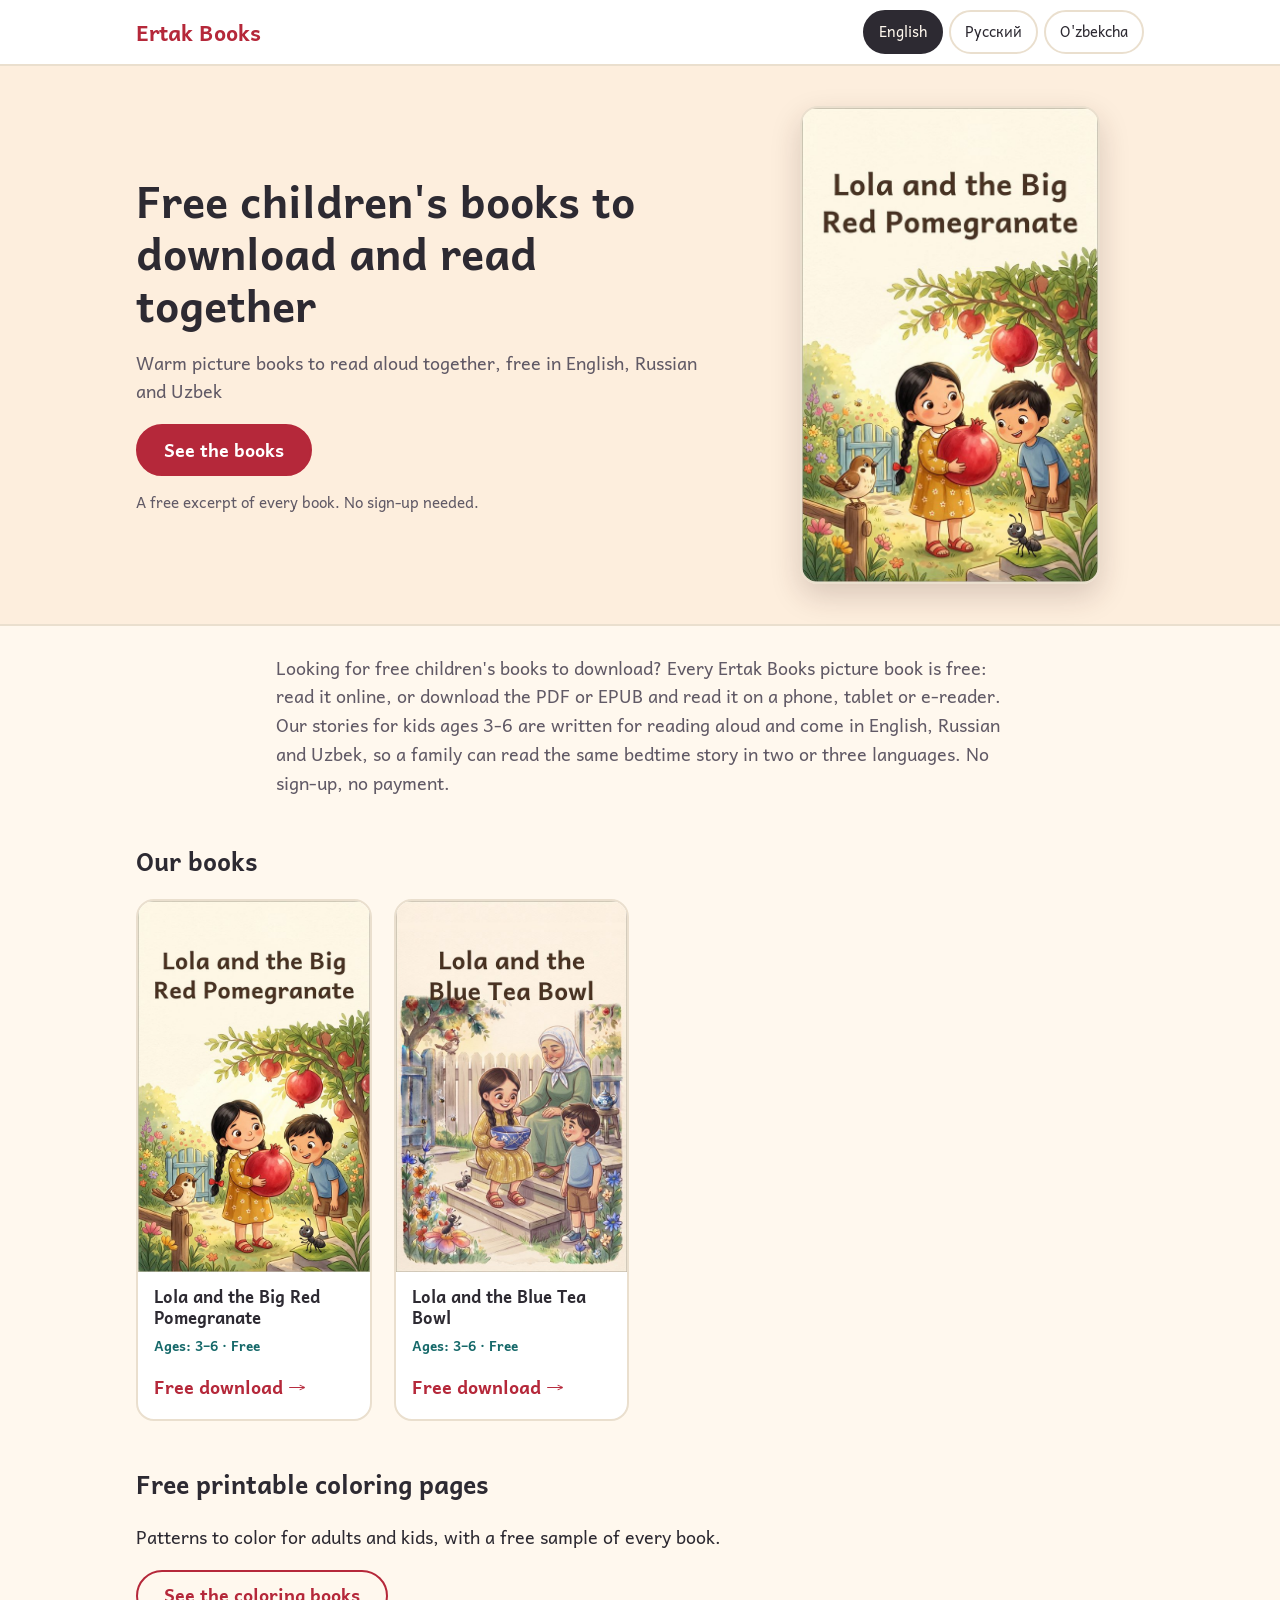
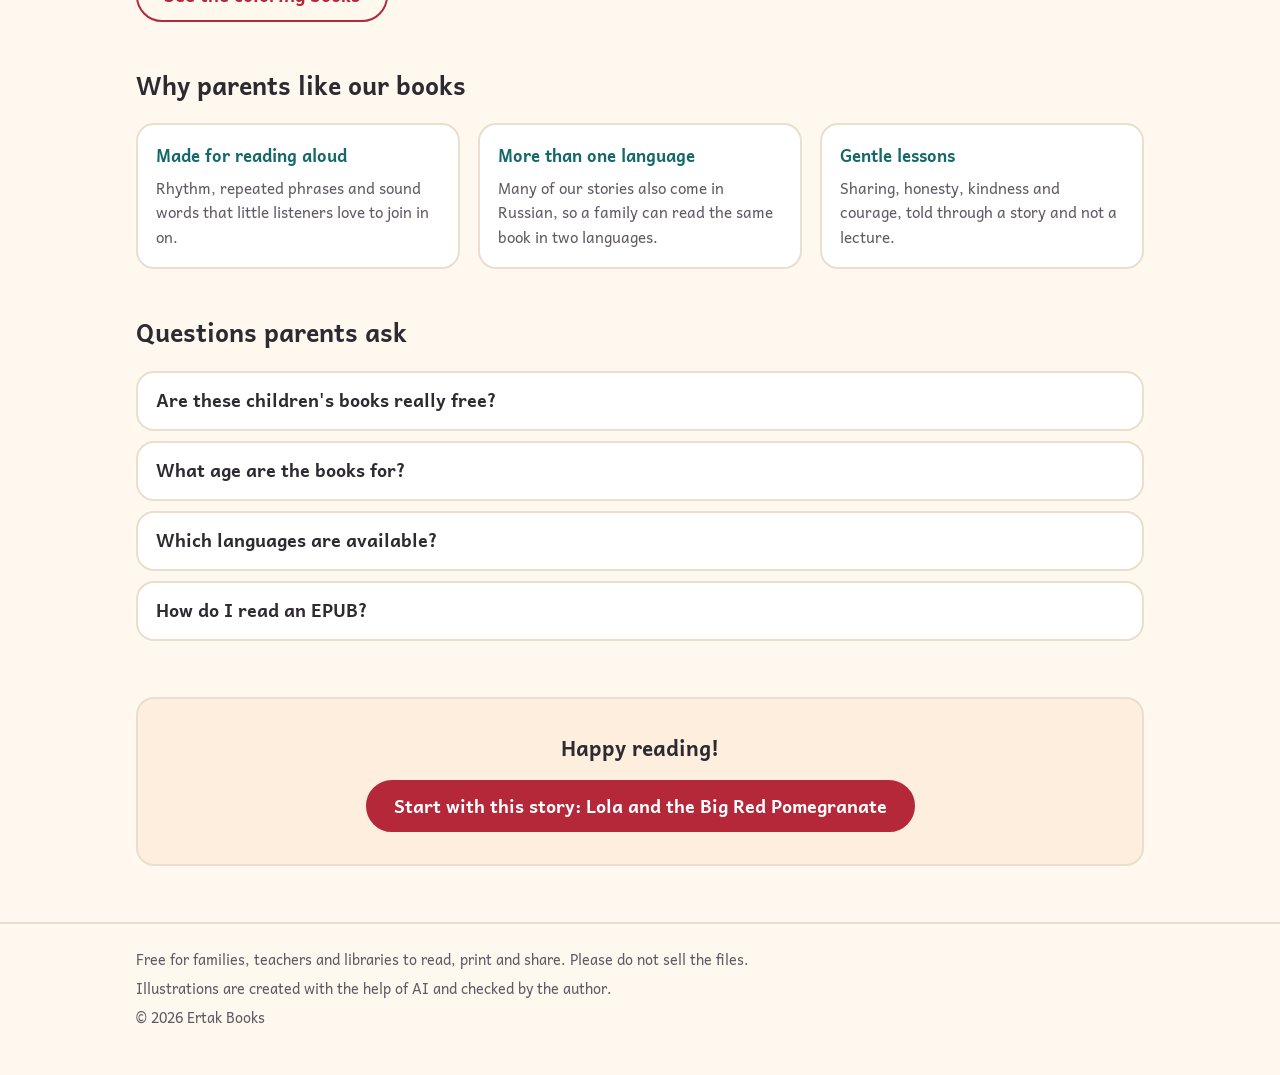
<file: index.html>
<!doctype html><html lang="en"><head><meta charset="utf-8">
<meta name="viewport" content="width=device-width,initial-scale=1"><title>Free Children&#x27;s Books to Download: Picture Books in English, Russian &amp; Uzbek</title>
<meta name="description" content="Download free children&#x27;s books for ages 3-6 as PDF or EPUB, or read them online. Bedtime picture books in English, Russian and Uzbek. No sign-up.">
<link rel="alternate" hreflang="en" href="https://iskandaralimov1234-ai.github.io/ertak-books-site/en/"><link rel="alternate" hreflang="ru" href="https://iskandaralimov1234-ai.github.io/ertak-books-site/ru/"><link rel="alternate" hreflang="uz" href="https://iskandaralimov1234-ai.github.io/ertak-books-site/uz/"><link rel="alternate" hreflang="x-default" href="https://iskandaralimov1234-ai.github.io/ertak-books-site/en/">
<link rel="canonical" href="https://iskandaralimov1234-ai.github.io/ertak-books-site/en/">
<link rel="stylesheet" href="style.css">
<script>try{if(!location.search.includes('choose')){var n=(navigator.language||'en').slice(0,2);location.replace((["en", "ru", "uz"].indexOf(n)>-1?n:'en')+'/')}}catch(e){}</script>
<noscript><meta http-equiv="refresh" content="0;url=en/"></noscript></head>
<body><main class="choose"><h1>Ertak Books</h1>
<div class="row"><a class="btn" href="en/" hreflang="en" lang="en">English</a><a class="btn" href="ru/" hreflang="ru" lang="ru">Русский</a><a class="btn" href="uz/" hreflang="uz" lang="uz">O&#x27;zbekcha</a></div></main></body></html>
</file>
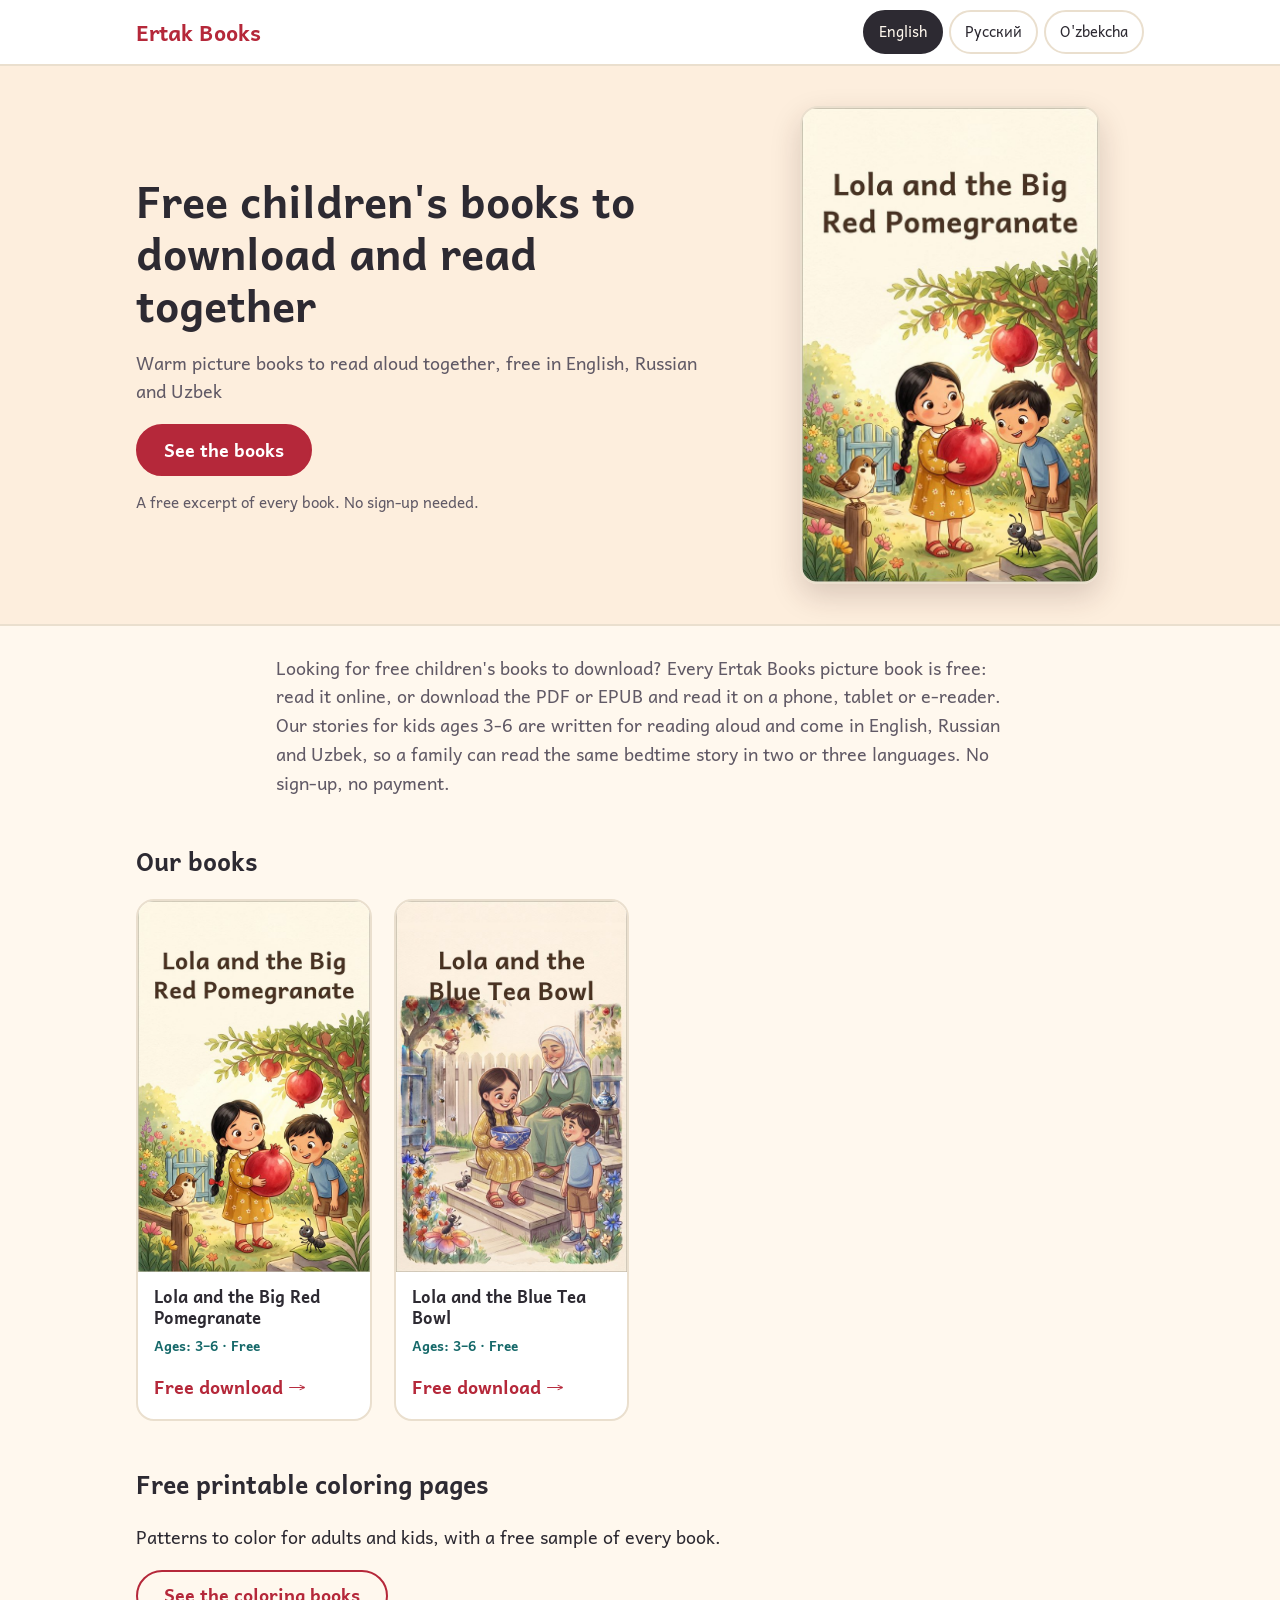
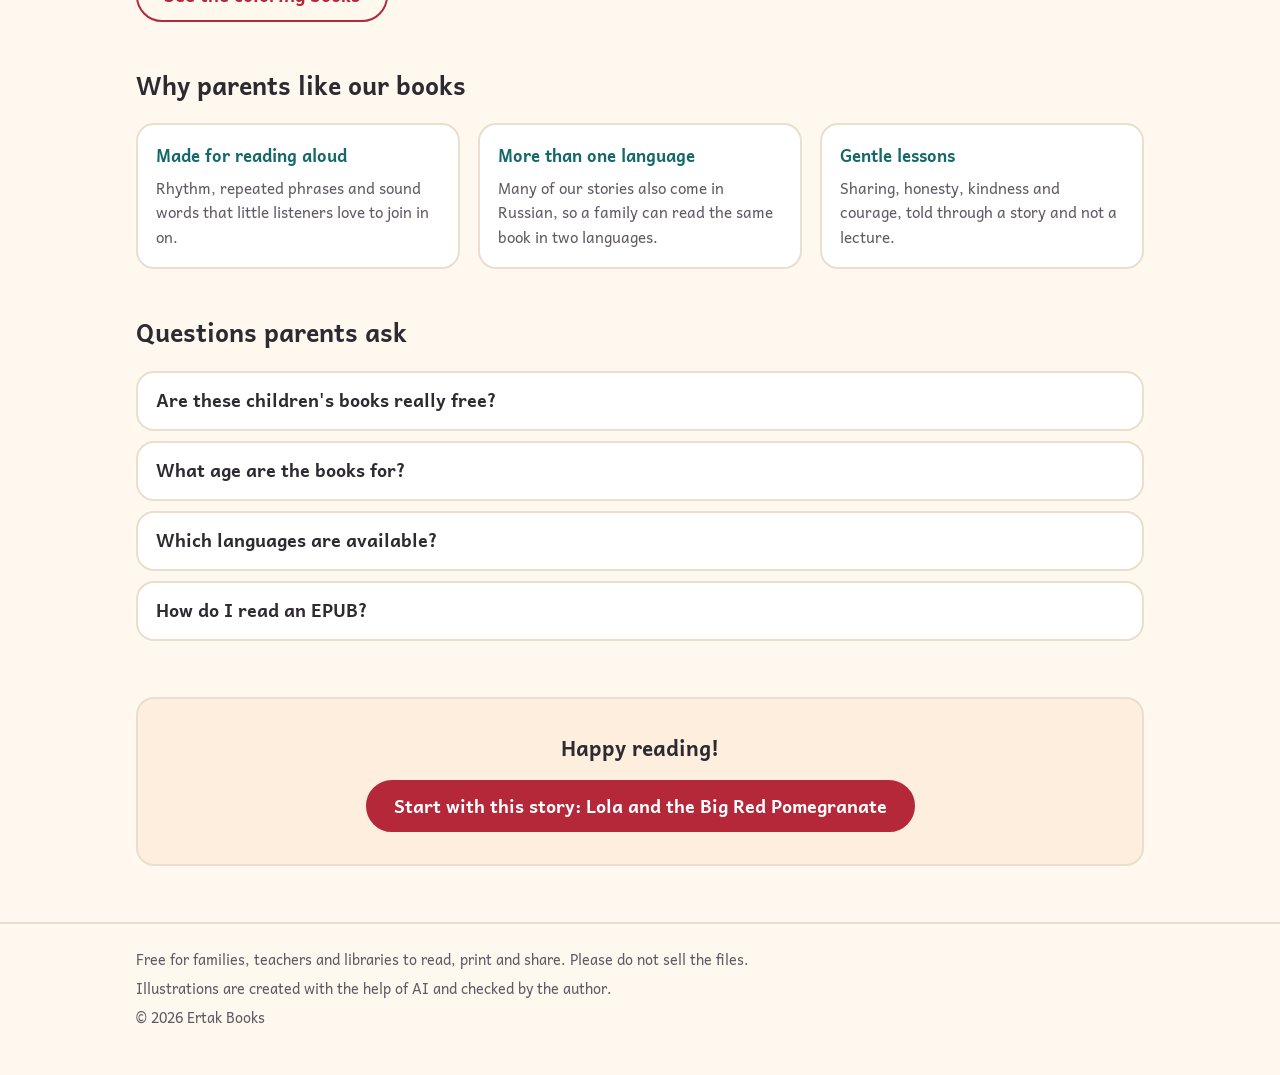
<file: en/index.html>
<!doctype html>
<html lang="en"><head><meta charset="utf-8">
<meta name="viewport" content="width=device-width,initial-scale=1">
<title>Free Children&#x27;s Books to Download: Picture Books in English, Russian &amp; Uzbek</title>
<meta name="description" content="Download free children&#x27;s books for ages 3-6 as PDF or EPUB, or read them online. Bedtime picture books in English, Russian and Uzbek. No sign-up.">
<meta property="og:title" content="Free Children&#x27;s Books to Download: Picture Books in English, Russian &amp; Uzbek"><meta property="og:description" content="Download free children&#x27;s books for ages 3-6 as PDF or EPUB, or read them online. Bedtime picture books in English, Russian and Uzbek. No sign-up.">
<link rel="canonical" href="https://iskandaralimov1234-ai.github.io/ertak-books-site/en/"><meta property="og:url" content="https://iskandaralimov1234-ai.github.io/ertak-books-site/en/"><meta property="og:image" content="https://iskandaralimov1234-ai.github.io/ertak-books-site/img/001/cover-en.jpg"><meta name="twitter:image" content="https://iskandaralimov1234-ai.github.io/ertak-books-site/img/001/cover-en.jpg"><meta property="og:type" content="website"><meta property="og:site_name" content="Ertak Books"><meta property="og:locale" content="en_US"><meta name="twitter:card" content="summary_large_image"><meta name="twitter:title" content="Free Children&#x27;s Books to Download: Picture Books in English, Russian &amp; Uzbek"><meta name="twitter:description" content="Download free children&#x27;s books for ages 3-6 as PDF or EPUB, or read them online. Bedtime picture books in English, Russian and Uzbek. No sign-up."><meta name="robots" content="index,follow,max-image-preview:large"><meta name="theme-color" content="#b5283a"><link rel="alternate" hreflang="en" href="https://iskandaralimov1234-ai.github.io/ertak-books-site/en/"><link rel="alternate" hreflang="ru" href="https://iskandaralimov1234-ai.github.io/ertak-books-site/ru/"><link rel="alternate" hreflang="uz" href="https://iskandaralimov1234-ai.github.io/ertak-books-site/uz/"><link rel="alternate" hreflang="x-default" href="https://iskandaralimov1234-ai.github.io/ertak-books-site/en/"><link rel="stylesheet" href="../style.css"><script type="application/ld+json">{"@context":"https://schema.org","@type":"WebSite","name":"Ertak Books","url":"https://iskandaralimov1234-ai.github.io/ertak-books-site/en/","inLanguage":"en","description":"Download free children's books for ages 3-6 as PDF or EPUB, or read them online. Bedtime picture books in English, Russian and Uzbek. No sign-up."}</script><script type="application/ld+json">{"@context":"https://schema.org","@type":"ItemList","name":"Free Children's Books to Download: Picture Books in English, Russian & Uzbek","itemListElement":[{"@type":"ListItem","position":1,"name":"Lola and the Big Red Pomegranate","url":"https://iskandaralimov1234-ai.github.io/ertak-books-site/en/books/001/"},{"@type":"ListItem","position":2,"name":"Lola and the Blue Tea Bowl","url":"https://iskandaralimov1234-ai.github.io/ertak-books-site/en/books/002/"}]}</script><script type="application/ld+json">{"@context":"https://schema.org","@type":"FAQPage","mainEntity":[{"@type":"Question","name":"Are these children's books really free?","acceptedAnswer":{"@type":"Answer","text":"Yes. Every book on this site is free to read online and to download as a PDF or EPUB. There is no sign-up and no payment."}},{"@type":"Question","name":"What age are the books for?","acceptedAnswer":{"@type":"Answer","text":"Our picture books are written for children ages 3-6 and work well as bedtime stories and read-aloud stories."}},{"@type":"Question","name":"Which languages are available?","acceptedAnswer":{"@type":"Answer","text":"English, Russian and Uzbek. Open the language menu at the top of any page to read the same story in another language."}},{"@type":"Question","name":"How do I read an EPUB?","acceptedAnswer":{"@type":"Answer","text":"Open the file in the Books app on iPhone and iPad, in Google Play Books or any e-reader app on Android, or on a Kindle through Send to Kindle. If you prefer, download the PDF instead."}}]}</script></head><body><header class="top"><div class="wrap">
<a class="logo" href="../en/">Ertak Books</a>
<nav class="langs" aria-label="Language"><a href="../en/" hreflang="en" lang="en" aria-current=true>English</a><a href="../ru/" hreflang="ru" lang="ru">Русский</a><a href="../uz/" hreflang="uz" lang="uz">O&#x27;zbekcha</a></nav></div></header><main><section class="hero"><div class="wrap">
<div><h1>Free children&#x27;s books to download and read together</h1><p class="lead">Warm picture books to read aloud together, free in English, Russian and Uzbek</p>
<a class="btn" href="#books">See the books</a>
<p class="trust">A free excerpt of every book. No sign-up needed.</p></div>
<a class="pic" href="books/001/"><img src="../img/001/cover-en.jpg" alt="Lola and the Big Red Pomegranate" width="600" height="960" loading="eager" decoding="async" fetchpriority="high"></a>
</div></section>
<section class="wrap seo"><p>Looking for free children&#x27;s books to download? Every Ertak Books picture book is free: read it online, or download the PDF or EPUB and read it on a phone, tablet or e-reader. Our stories for kids ages 3-6 are written for reading aloud and come in English, Russian and Uzbek, so a family can read the same bedtime story in two or three languages. No sign-up, no payment.</p></section>
<section class="wrap" id="books"><h2>Our books</h2><div class="grid"><article class="card"><a class="pic" href="books/001/"><img src="../img/001/cover-en.jpg" alt="Lola and the Big Red Pomegranate" width="600" height="960" loading="lazy" decoding="async"></a>
<div class="body"><h3><a href="books/001/">Lola and the Big Red Pomegranate</a></h3>
<span class="tag">Ages: 3–6 · Free</span>
<a class="link" href="books/001/#download">Free download →</a></div></article><article class="card"><a class="pic" href="books/002/"><img src="../img/002/cover-en.jpg" alt="Lola and the Blue Tea Bowl" width="600" height="960" loading="lazy" decoding="async"></a>
<div class="body"><h3><a href="books/002/">Lola and the Blue Tea Bowl</a></h3>
<span class="tag">Ages: 3–6 · Free</span>
<a class="link" href="books/002/#download">Free download →</a></div></article></div></section><section class="wrap"><h2>Free printable coloring pages</h2><p>Patterns to color for adults and kids, with a free sample of every book.</p><p><a class="btn alt" href="coloring/">See the coloring books</a></p></section><section class="wrap"><h2>Why parents like our books</h2><div class="why"><div><h3>Made for reading aloud</h3><p>Rhythm, repeated phrases and sound words that little listeners love to join in on.</p></div><div><h3>More than one language</h3><p>Many of our stories also come in Russian, so a family can read the same book in two languages.</p></div><div><h3>Gentle lessons</h3><p>Sharing, honesty, kindness and courage, told through a story and not a lecture.</p></div></div><h2>Questions parents ask</h2><div class="faq"><details><summary>Are these children&#x27;s books really free?</summary><p>Yes. Every book on this site is free to read online and to download as a PDF or EPUB. There is no sign-up and no payment.</p></details><details><summary>What age are the books for?</summary><p>Our picture books are written for children ages 3-6 and work well as bedtime stories and read-aloud stories.</p></details><details><summary>Which languages are available?</summary><p>English, Russian and Uzbek. Open the language menu at the top of any page to read the same story in another language.</p></details><details><summary>How do I read an EPUB?</summary><p>Open the file in the Books app on iPhone and iPad, in Google Play Books or any e-reader app on Android, or on a Kindle through Send to Kindle. If you prefer, download the PDF instead.</p></details></div><div class="closing"><p>Happy reading!</p>
<a class="btn" href="books/001/#download">Start with this story: Lola and the Big Red Pomegranate</a></div></section></main><footer><div class="wrap"><p>Free for families, teachers and libraries to read, print and share. Please do not sell the files.</p><p>Illustrations are created with the help of AI and checked by the author.</p><p>© 2026 Ertak Books</p></div></footer></body></html>
</file>
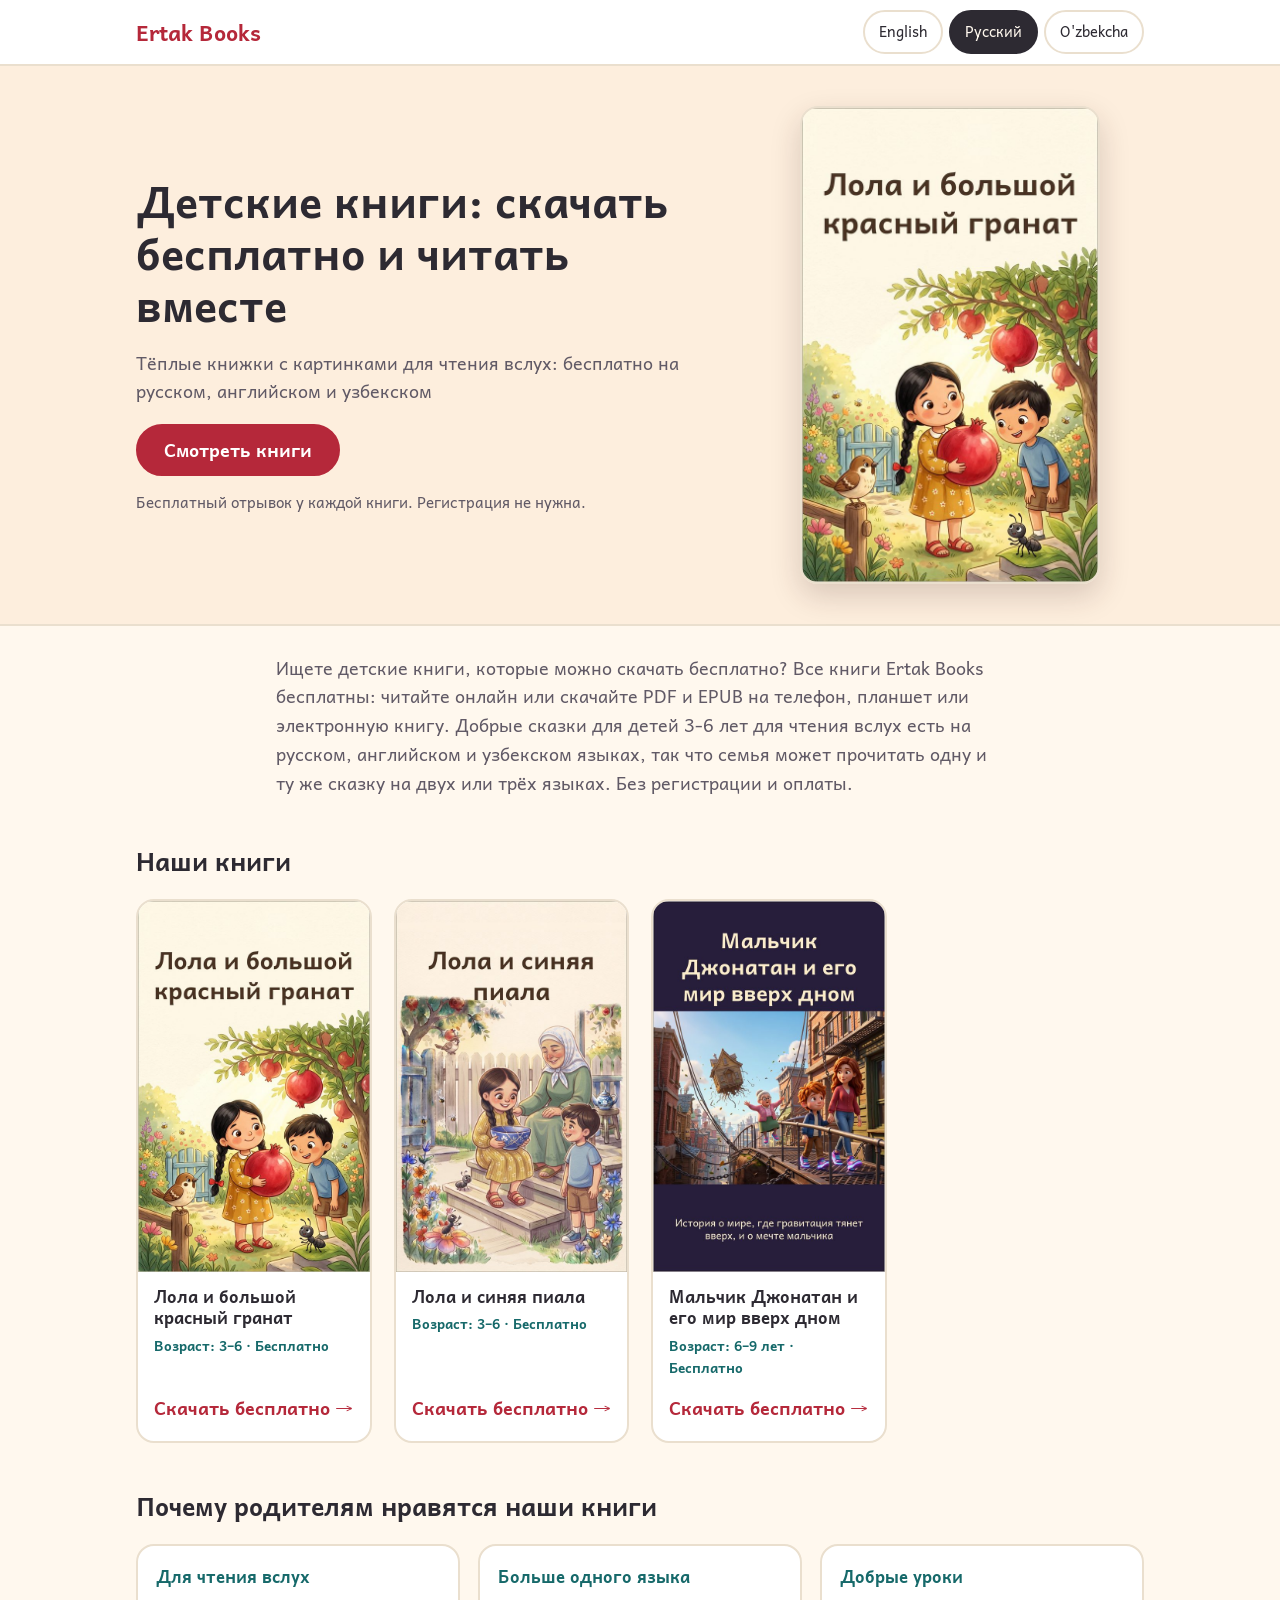
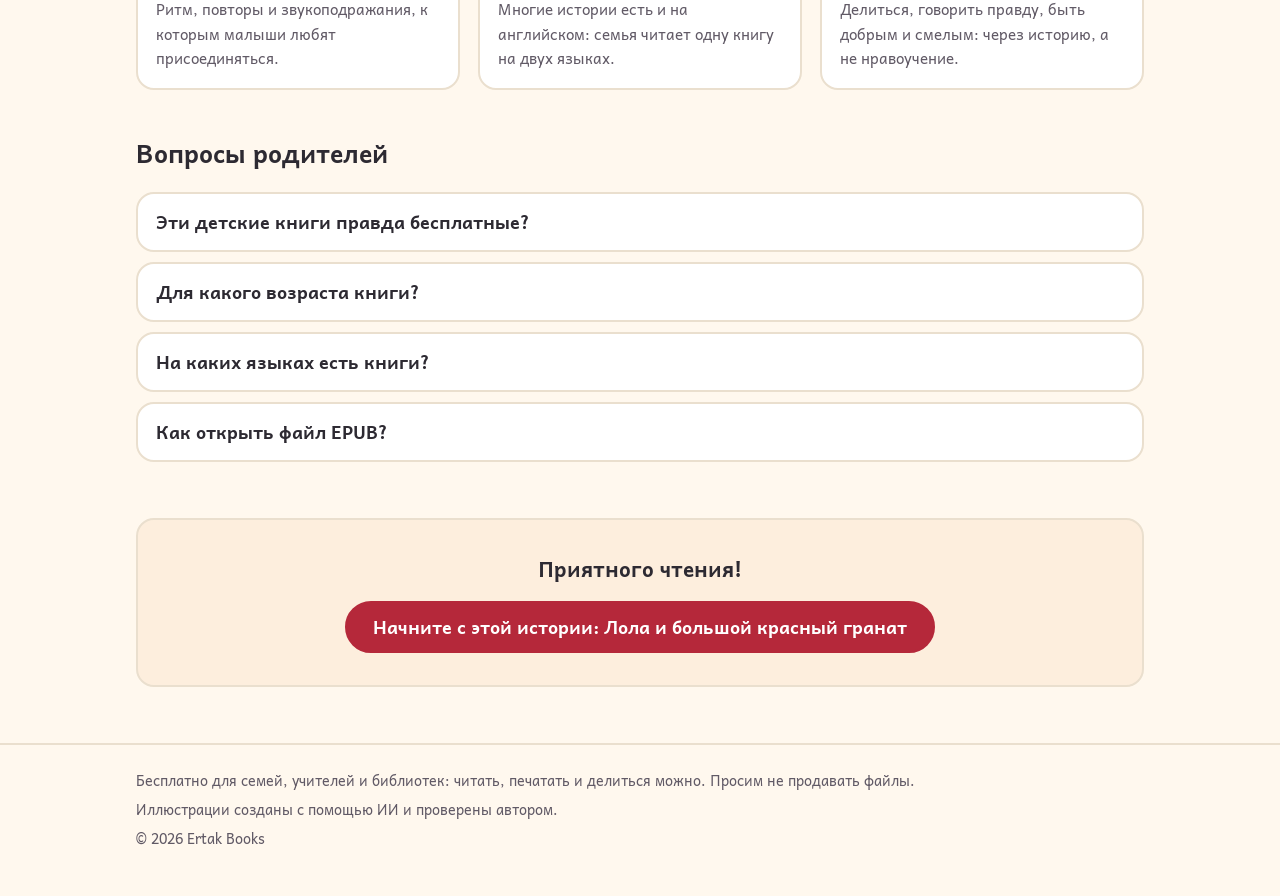
<file: ru/index.html>
<!doctype html>
<html lang="ru"><head><meta charset="utf-8">
<meta name="viewport" content="width=device-width,initial-scale=1">
<title>Детские книги скачать бесплатно: сказки на русском, английском и узбекском</title>
<meta name="description" content="Бесплатные детские книги для детей 3-6 лет: скачайте PDF или EPUB либо читайте онлайн. Сказки на ночь на русском, английском и узбекском. Без регистрации.">
<meta property="og:title" content="Детские книги скачать бесплатно: сказки на русском, английском и узбекском"><meta property="og:description" content="Бесплатные детские книги для детей 3-6 лет: скачайте PDF или EPUB либо читайте онлайн. Сказки на ночь на русском, английском и узбекском. Без регистрации.">
<link rel="canonical" href="https://iskandaralimov1234-ai.github.io/ertak-books-site/ru/"><meta property="og:url" content="https://iskandaralimov1234-ai.github.io/ertak-books-site/ru/"><meta property="og:image" content="https://iskandaralimov1234-ai.github.io/ertak-books-site/img/001/cover-ru.jpg"><meta name="twitter:image" content="https://iskandaralimov1234-ai.github.io/ertak-books-site/img/001/cover-ru.jpg"><meta property="og:type" content="website"><meta property="og:site_name" content="Ertak Books"><meta property="og:locale" content="ru_RU"><meta name="twitter:card" content="summary_large_image"><meta name="twitter:title" content="Детские книги скачать бесплатно: сказки на русском, английском и узбекском"><meta name="twitter:description" content="Бесплатные детские книги для детей 3-6 лет: скачайте PDF или EPUB либо читайте онлайн. Сказки на ночь на русском, английском и узбекском. Без регистрации."><meta name="robots" content="index,follow,max-image-preview:large"><meta name="theme-color" content="#b5283a"><link rel="alternate" hreflang="en" href="https://iskandaralimov1234-ai.github.io/ertak-books-site/en/"><link rel="alternate" hreflang="ru" href="https://iskandaralimov1234-ai.github.io/ertak-books-site/ru/"><link rel="alternate" hreflang="uz" href="https://iskandaralimov1234-ai.github.io/ertak-books-site/uz/"><link rel="alternate" hreflang="x-default" href="https://iskandaralimov1234-ai.github.io/ertak-books-site/en/"><link rel="stylesheet" href="../style.css"><script type="application/ld+json">{"@context":"https://schema.org","@type":"WebSite","name":"Ertak Books","url":"https://iskandaralimov1234-ai.github.io/ertak-books-site/ru/","inLanguage":"ru","description":"Бесплатные детские книги для детей 3-6 лет: скачайте PDF или EPUB либо читайте онлайн. Сказки на ночь на русском, английском и узбекском. Без регистрации."}</script><script type="application/ld+json">{"@context":"https://schema.org","@type":"ItemList","name":"Детские книги скачать бесплатно: сказки на русском, английском и узбекском","itemListElement":[{"@type":"ListItem","position":1,"name":"Лола и большой красный гранат","url":"https://iskandaralimov1234-ai.github.io/ertak-books-site/ru/books/001/"},{"@type":"ListItem","position":2,"name":"Лола и синяя пиала","url":"https://iskandaralimov1234-ai.github.io/ertak-books-site/ru/books/002/"},{"@type":"ListItem","position":3,"name":"Мальчик Джонатан и его мир вверх дном","url":"https://iskandaralimov1234-ai.github.io/ertak-books-site/ru/books/006/"}]}</script><script type="application/ld+json">{"@context":"https://schema.org","@type":"FAQPage","mainEntity":[{"@type":"Question","name":"Эти детские книги правда бесплатные?","acceptedAnswer":{"@type":"Answer","text":"Да. Каждую книгу на сайте можно читать онлайн и скачать в PDF или EPUB бесплатно, без регистрации и оплаты."}},{"@type":"Question","name":"Для какого возраста книги?","acceptedAnswer":{"@type":"Answer","text":"Наши книжки с картинками написаны для детей 3-6 лет и хорошо подходят для чтения вслух и сказок на ночь."}},{"@type":"Question","name":"На каких языках есть книги?","acceptedAnswer":{"@type":"Answer","text":"На русском, английском и узбекском. Переключите язык в меню вверху страницы, чтобы прочитать ту же сказку на другом языке."}},{"@type":"Question","name":"Как открыть файл EPUB?","acceptedAnswer":{"@type":"Answer","text":"Откройте его в приложении «Книги» на iPhone и iPad, в Google Play Книгах или любой читалке на Android, на Kindle через Send to Kindle. Если неудобно, скачайте PDF."}}]}</script></head><body><header class="top"><div class="wrap">
<a class="logo" href="../ru/">Ertak Books</a>
<nav class="langs" aria-label="Язык"><a href="../en/" hreflang="en" lang="en">English</a><a href="../ru/" hreflang="ru" lang="ru" aria-current=true>Русский</a><a href="../uz/" hreflang="uz" lang="uz">O&#x27;zbekcha</a></nav></div></header><main><section class="hero"><div class="wrap">
<div><h1>Детские книги: скачать бесплатно и читать вместе</h1><p class="lead">Тёплые книжки с картинками для чтения вслух: бесплатно на русском, английском и узбекском</p>
<a class="btn" href="#books">Смотреть книги</a>
<p class="trust">Бесплатный отрывок у каждой книги. Регистрация не нужна.</p></div>
<a class="pic" href="books/001/"><img src="../img/001/cover-ru.jpg" alt="Лола и большой красный гранат" width="600" height="960" loading="eager" decoding="async" fetchpriority="high"></a>
</div></section>
<section class="wrap seo"><p>Ищете детские книги, которые можно скачать бесплатно? Все книги Ertak Books бесплатны: читайте онлайн или скачайте PDF и EPUB на телефон, планшет или электронную книгу. Добрые сказки для детей 3-6 лет для чтения вслух есть на русском, английском и узбекском языках, так что семья может прочитать одну и ту же сказку на двух или трёх языках. Без регистрации и оплаты.</p></section>
<section class="wrap" id="books"><h2>Наши книги</h2><div class="grid"><article class="card"><a class="pic" href="books/001/"><img src="../img/001/cover-ru.jpg" alt="Лола и большой красный гранат" width="600" height="960" loading="lazy" decoding="async"></a>
<div class="body"><h3><a href="books/001/">Лола и большой красный гранат</a></h3>
<span class="tag">Возраст: 3–6 · Бесплатно</span>
<a class="link" href="books/001/#download">Скачать бесплатно →</a></div></article><article class="card"><a class="pic" href="books/002/"><img src="../img/002/cover-ru.jpg" alt="Лола и синяя пиала" width="600" height="960" loading="lazy" decoding="async"></a>
<div class="body"><h3><a href="books/002/">Лола и синяя пиала</a></h3>
<span class="tag">Возраст: 3–6 · Бесплатно</span>
<a class="link" href="books/002/#download">Скачать бесплатно →</a></div></article><article class="card"><a class="pic" href="books/006/"><img src="../img/006/cover-ru.jpg" alt="Мальчик Джонатан и его мир вверх дном" width="600" height="960" loading="lazy" decoding="async"></a>
<div class="body"><h3><a href="books/006/">Мальчик Джонатан и его мир вверх дном</a></h3>
<span class="tag">Возраст: 6–9 лет · Бесплатно</span>
<a class="link" href="books/006/#download">Скачать бесплатно →</a></div></article></div></section><section class="wrap"><h2>Почему родителям нравятся наши книги</h2><div class="why"><div><h3>Для чтения вслух</h3><p>Ритм, повторы и звукоподражания, к которым малыши любят присоединяться.</p></div><div><h3>Больше одного языка</h3><p>Многие истории есть и на английском: семья читает одну книгу на двух языках.</p></div><div><h3>Добрые уроки</h3><p>Делиться, говорить правду, быть добрым и смелым: через историю, а не нравоучение.</p></div></div><h2>Вопросы родителей</h2><div class="faq"><details><summary>Эти детские книги правда бесплатные?</summary><p>Да. Каждую книгу на сайте можно читать онлайн и скачать в PDF или EPUB бесплатно, без регистрации и оплаты.</p></details><details><summary>Для какого возраста книги?</summary><p>Наши книжки с картинками написаны для детей 3-6 лет и хорошо подходят для чтения вслух и сказок на ночь.</p></details><details><summary>На каких языках есть книги?</summary><p>На русском, английском и узбекском. Переключите язык в меню вверху страницы, чтобы прочитать ту же сказку на другом языке.</p></details><details><summary>Как открыть файл EPUB?</summary><p>Откройте его в приложении «Книги» на iPhone и iPad, в Google Play Книгах или любой читалке на Android, на Kindle через Send to Kindle. Если неудобно, скачайте PDF.</p></details></div><div class="closing"><p>Приятного чтения!</p>
<a class="btn" href="books/001/#download">Начните с этой истории: Лола и большой красный гранат</a></div></section></main><footer><div class="wrap"><p>Бесплатно для семей, учителей и библиотек: читать, печатать и делиться можно. Просим не продавать файлы.</p><p>Иллюстрации созданы с помощью ИИ и проверены автором.</p><p>© 2026 Ertak Books</p></div></footer></body></html>
</file>
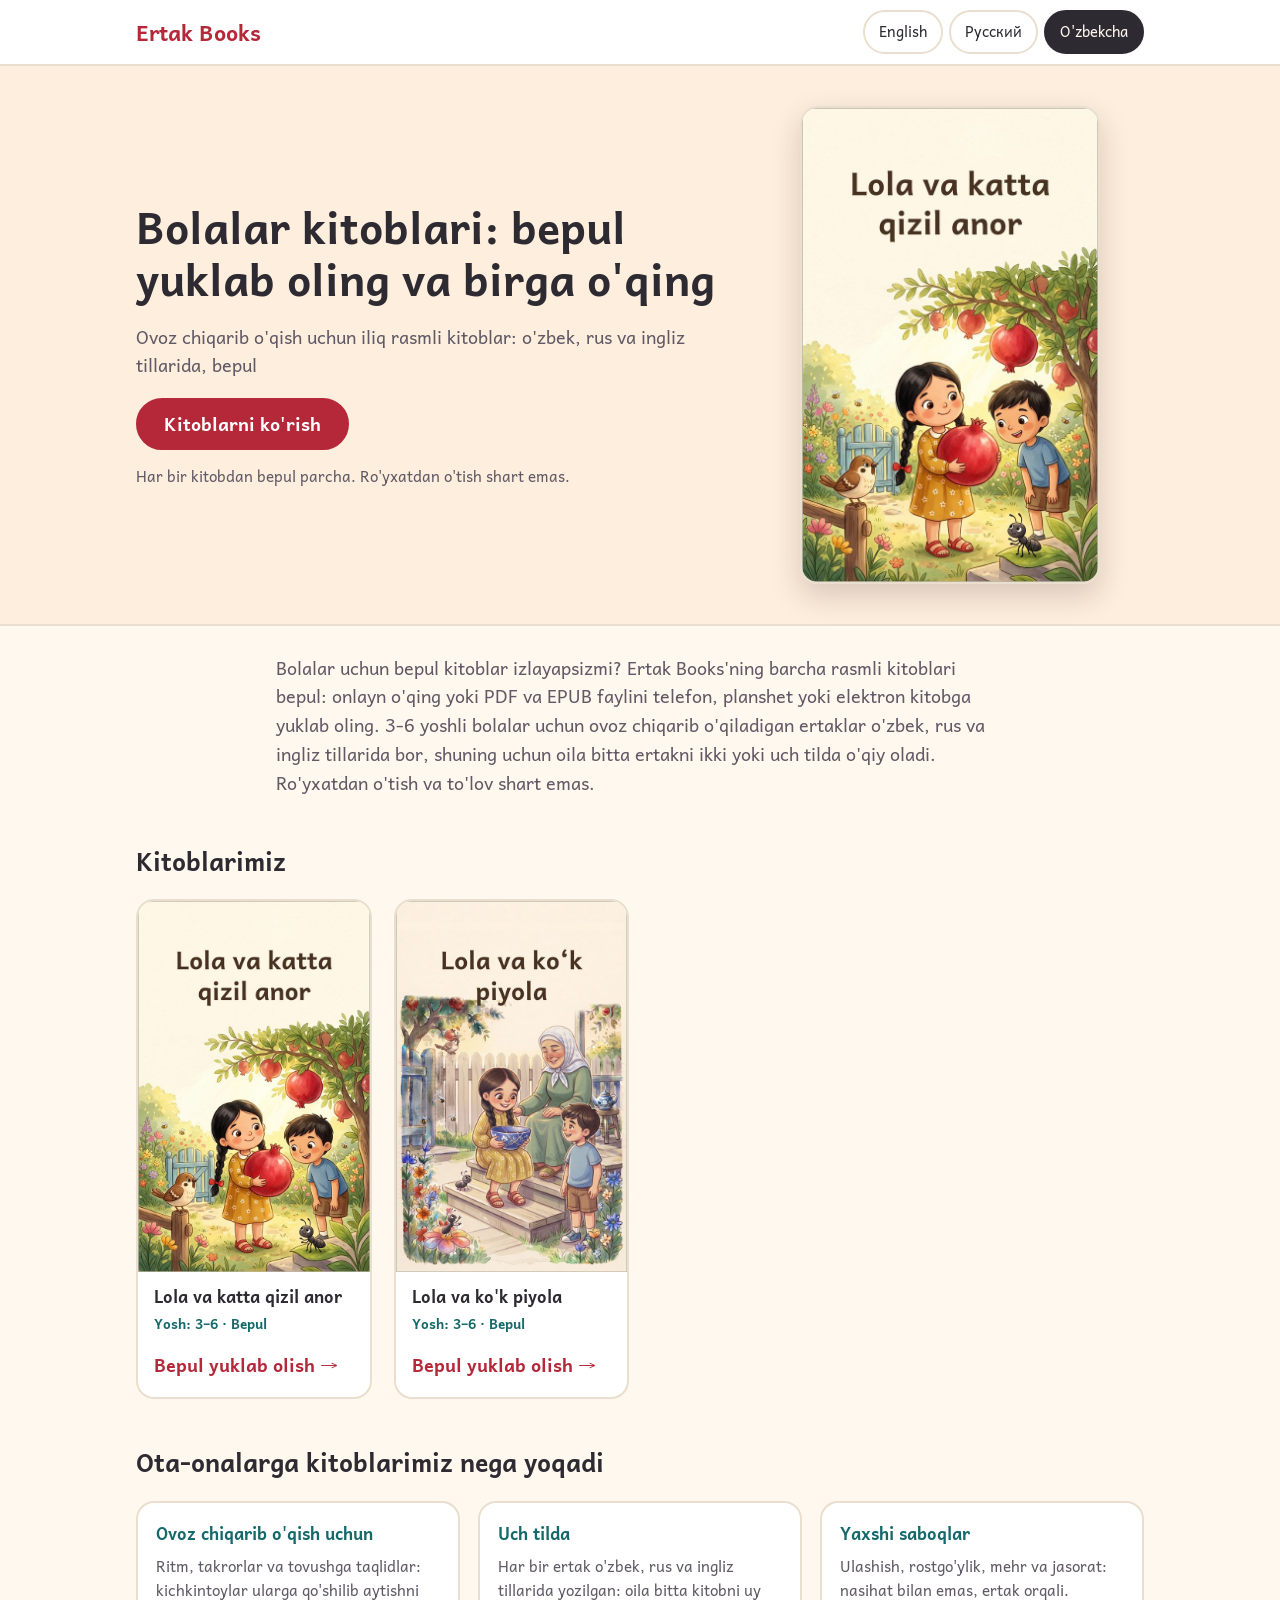
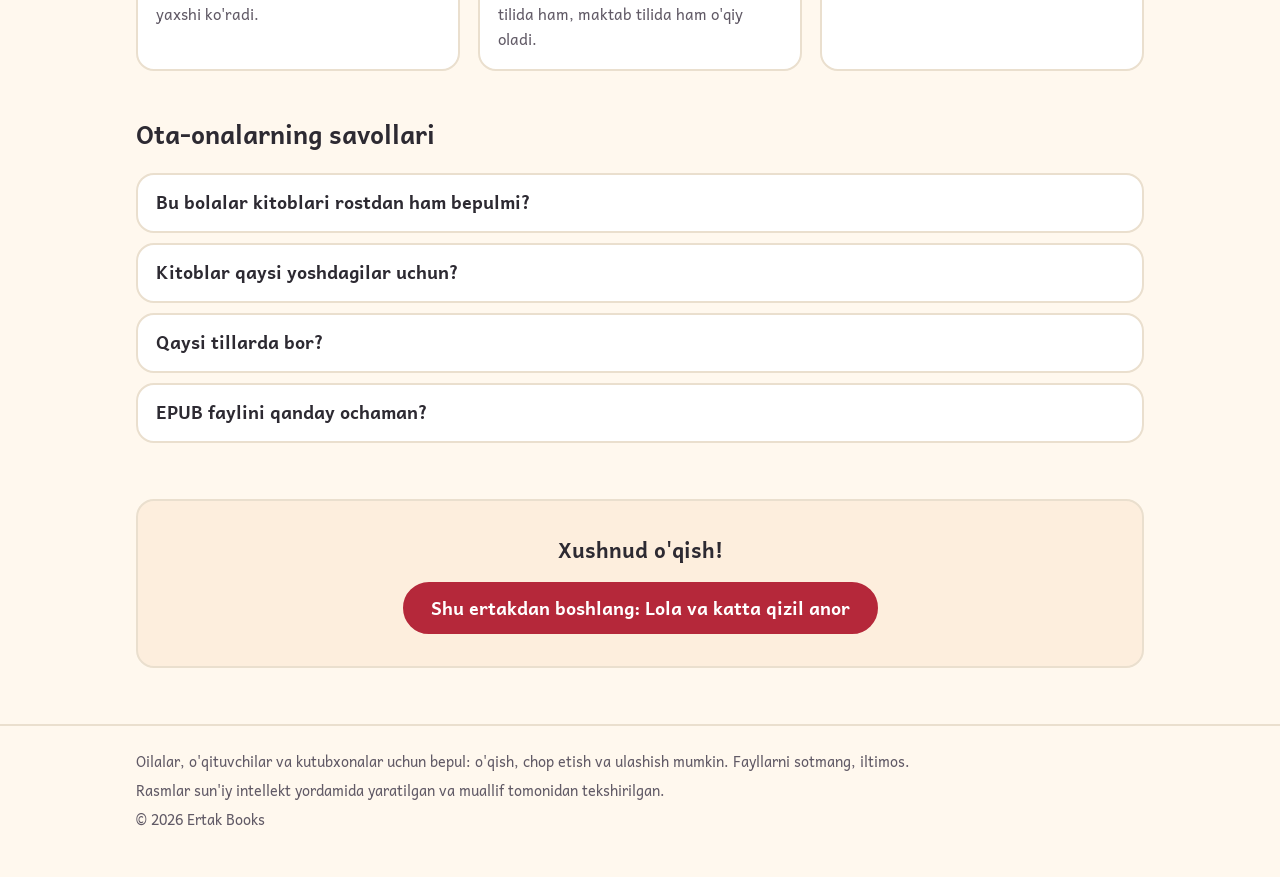
<file: uz/index.html>
<!doctype html>
<html lang="uz"><head><meta charset="utf-8">
<meta name="viewport" content="width=device-width,initial-scale=1">
<title>Bolalar kitoblari bepul yuklab olish: o&#x27;zbek, rus va ingliz tillarida ertaklar</title>
<meta name="description" content="3-6 yoshli bolalar uchun bepul kitoblar: PDF yoki EPUB yuklab oling yoki onlayn o&#x27;qing. O&#x27;zbek, rus va ingliz tillarida uxlashdan oldin ertaklar. Ro&#x27;yxatdan o&#x27;tish shart emas.">
<meta property="og:title" content="Bolalar kitoblari bepul yuklab olish: o&#x27;zbek, rus va ingliz tillarida ertaklar"><meta property="og:description" content="3-6 yoshli bolalar uchun bepul kitoblar: PDF yoki EPUB yuklab oling yoki onlayn o&#x27;qing. O&#x27;zbek, rus va ingliz tillarida uxlashdan oldin ertaklar. Ro&#x27;yxatdan o&#x27;tish shart emas.">
<link rel="canonical" href="https://iskandaralimov1234-ai.github.io/ertak-books-site/uz/"><meta property="og:url" content="https://iskandaralimov1234-ai.github.io/ertak-books-site/uz/"><meta property="og:image" content="https://iskandaralimov1234-ai.github.io/ertak-books-site/img/001/cover-uz.jpg"><meta name="twitter:image" content="https://iskandaralimov1234-ai.github.io/ertak-books-site/img/001/cover-uz.jpg"><meta property="og:type" content="website"><meta property="og:site_name" content="Ertak Books"><meta property="og:locale" content="uz_UZ"><meta name="twitter:card" content="summary_large_image"><meta name="twitter:title" content="Bolalar kitoblari bepul yuklab olish: o&#x27;zbek, rus va ingliz tillarida ertaklar"><meta name="twitter:description" content="3-6 yoshli bolalar uchun bepul kitoblar: PDF yoki EPUB yuklab oling yoki onlayn o&#x27;qing. O&#x27;zbek, rus va ingliz tillarida uxlashdan oldin ertaklar. Ro&#x27;yxatdan o&#x27;tish shart emas."><meta name="robots" content="index,follow,max-image-preview:large"><meta name="theme-color" content="#b5283a"><link rel="alternate" hreflang="en" href="https://iskandaralimov1234-ai.github.io/ertak-books-site/en/"><link rel="alternate" hreflang="ru" href="https://iskandaralimov1234-ai.github.io/ertak-books-site/ru/"><link rel="alternate" hreflang="uz" href="https://iskandaralimov1234-ai.github.io/ertak-books-site/uz/"><link rel="alternate" hreflang="x-default" href="https://iskandaralimov1234-ai.github.io/ertak-books-site/en/"><link rel="stylesheet" href="../style.css"><script type="application/ld+json">{"@context":"https://schema.org","@type":"WebSite","name":"Ertak Books","url":"https://iskandaralimov1234-ai.github.io/ertak-books-site/uz/","inLanguage":"uz","description":"3-6 yoshli bolalar uchun bepul kitoblar: PDF yoki EPUB yuklab oling yoki onlayn o'qing. O'zbek, rus va ingliz tillarida uxlashdan oldin ertaklar. Ro'yxatdan o'tish shart emas."}</script><script type="application/ld+json">{"@context":"https://schema.org","@type":"ItemList","name":"Bolalar kitoblari bepul yuklab olish: o'zbek, rus va ingliz tillarida ertaklar","itemListElement":[{"@type":"ListItem","position":1,"name":"Lola va katta qizil anor","url":"https://iskandaralimov1234-ai.github.io/ertak-books-site/uz/books/001/"},{"@type":"ListItem","position":2,"name":"Lola va ko'k piyola","url":"https://iskandaralimov1234-ai.github.io/ertak-books-site/uz/books/002/"}]}</script><script type="application/ld+json">{"@context":"https://schema.org","@type":"FAQPage","mainEntity":[{"@type":"Question","name":"Bu bolalar kitoblari rostdan ham bepulmi?","acceptedAnswer":{"@type":"Answer","text":"Ha. Saytdagi har bir kitobni onlayn o'qish va PDF yoki EPUB shaklida bepul yuklab olish mumkin. Ro'yxatdan o'tish va to'lov shart emas."}},{"@type":"Question","name":"Kitoblar qaysi yoshdagilar uchun?","acceptedAnswer":{"@type":"Answer","text":"Rasmli kitoblarimiz 3-6 yoshli bolalar uchun yozilgan va ovoz chiqarib o'qish hamda uxlashdan oldin ertak sifatida yaxshi mos keladi."}},{"@type":"Question","name":"Qaysi tillarda bor?","acceptedAnswer":{"@type":"Answer","text":"O'zbek, rus va ingliz tillarida. Shu ertakni boshqa tilda o'qish uchun sahifa tepasidagi til menyusidan foydalaning."}},{"@type":"Question","name":"EPUB faylini qanday ochaman?","acceptedAnswer":{"@type":"Answer","text":"iPhone va iPad'da Books ilovasida, Android'da Google Play Books yoki boshqa o'quvchi ilovada, Kindle'da Send to Kindle orqali oching. Qulay bo'lmasa, PDF yuklab oling."}}]}</script></head><body><header class="top"><div class="wrap">
<a class="logo" href="../uz/">Ertak Books</a>
<nav class="langs" aria-label="Til"><a href="../en/" hreflang="en" lang="en">English</a><a href="../ru/" hreflang="ru" lang="ru">Русский</a><a href="../uz/" hreflang="uz" lang="uz" aria-current=true>O&#x27;zbekcha</a></nav></div></header><main><section class="hero"><div class="wrap">
<div><h1>Bolalar kitoblari: bepul yuklab oling va birga o&#x27;qing</h1><p class="lead">Ovoz chiqarib o&#x27;qish uchun iliq rasmli kitoblar: o&#x27;zbek, rus va ingliz tillarida, bepul</p>
<a class="btn" href="#books">Kitoblarni ko&#x27;rish</a>
<p class="trust">Har bir kitobdan bepul parcha. Ro&#x27;yxatdan o&#x27;tish shart emas.</p></div>
<a class="pic" href="books/001/"><img src="../img/001/cover-uz.jpg" alt="Lola va katta qizil anor" width="600" height="960" loading="eager" decoding="async" fetchpriority="high"></a>
</div></section>
<section class="wrap seo"><p>Bolalar uchun bepul kitoblar izlayapsizmi? Ertak Books&#x27;ning barcha rasmli kitoblari bepul: onlayn o&#x27;qing yoki PDF va EPUB faylini telefon, planshet yoki elektron kitobga yuklab oling. 3-6 yoshli bolalar uchun ovoz chiqarib o&#x27;qiladigan ertaklar o&#x27;zbek, rus va ingliz tillarida bor, shuning uchun oila bitta ertakni ikki yoki uch tilda o&#x27;qiy oladi. Ro&#x27;yxatdan o&#x27;tish va to&#x27;lov shart emas.</p></section>
<section class="wrap" id="books"><h2>Kitoblarimiz</h2><div class="grid"><article class="card"><a class="pic" href="books/001/"><img src="../img/001/cover-uz.jpg" alt="Lola va katta qizil anor" width="600" height="960" loading="lazy" decoding="async"></a>
<div class="body"><h3><a href="books/001/">Lola va katta qizil anor</a></h3>
<span class="tag">Yosh: 3–6 · Bepul</span>
<a class="link" href="books/001/#download">Bepul yuklab olish →</a></div></article><article class="card"><a class="pic" href="books/002/"><img src="../img/002/cover-uz.jpg" alt="Lola va ko&#x27;k piyola" width="600" height="960" loading="lazy" decoding="async"></a>
<div class="body"><h3><a href="books/002/">Lola va ko&#x27;k piyola</a></h3>
<span class="tag">Yosh: 3–6 · Bepul</span>
<a class="link" href="books/002/#download">Bepul yuklab olish →</a></div></article></div></section><section class="wrap"><h2>Ota-onalarga kitoblarimiz nega yoqadi</h2><div class="why"><div><h3>Ovoz chiqarib o&#x27;qish uchun</h3><p>Ritm, takrorlar va tovushga taqlidlar: kichkintoylar ularga qo&#x27;shilib aytishni yaxshi ko&#x27;radi.</p></div><div><h3>Uch tilda</h3><p>Har bir ertak o&#x27;zbek, rus va ingliz tillarida yozilgan: oila bitta kitobni uy tilida ham, maktab tilida ham o&#x27;qiy oladi.</p></div><div><h3>Yaxshi saboqlar</h3><p>Ulashish, rostgo&#x27;ylik, mehr va jasorat: nasihat bilan emas, ertak orqali.</p></div></div><h2>Ota-onalarning savollari</h2><div class="faq"><details><summary>Bu bolalar kitoblari rostdan ham bepulmi?</summary><p>Ha. Saytdagi har bir kitobni onlayn o&#x27;qish va PDF yoki EPUB shaklida bepul yuklab olish mumkin. Ro&#x27;yxatdan o&#x27;tish va to&#x27;lov shart emas.</p></details><details><summary>Kitoblar qaysi yoshdagilar uchun?</summary><p>Rasmli kitoblarimiz 3-6 yoshli bolalar uchun yozilgan va ovoz chiqarib o&#x27;qish hamda uxlashdan oldin ertak sifatida yaxshi mos keladi.</p></details><details><summary>Qaysi tillarda bor?</summary><p>O&#x27;zbek, rus va ingliz tillarida. Shu ertakni boshqa tilda o&#x27;qish uchun sahifa tepasidagi til menyusidan foydalaning.</p></details><details><summary>EPUB faylini qanday ochaman?</summary><p>iPhone va iPad&#x27;da Books ilovasida, Android&#x27;da Google Play Books yoki boshqa o&#x27;quvchi ilovada, Kindle&#x27;da Send to Kindle orqali oching. Qulay bo&#x27;lmasa, PDF yuklab oling.</p></details></div><div class="closing"><p>Xushnud o&#x27;qish!</p>
<a class="btn" href="books/001/#download">Shu ertakdan boshlang: Lola va katta qizil anor</a></div></section></main><footer><div class="wrap"><p>Oilalar, o&#x27;qituvchilar va kutubxonalar uchun bepul: o&#x27;qish, chop etish va ulashish mumkin. Fayllarni sotmang, iltimos.</p><p>Rasmlar sun&#x27;iy intellekt yordamida yaratilgan va muallif tomonidan tekshirilgan.</p><p>© 2026 Ertak Books</p></div></footer></body></html>
</file>
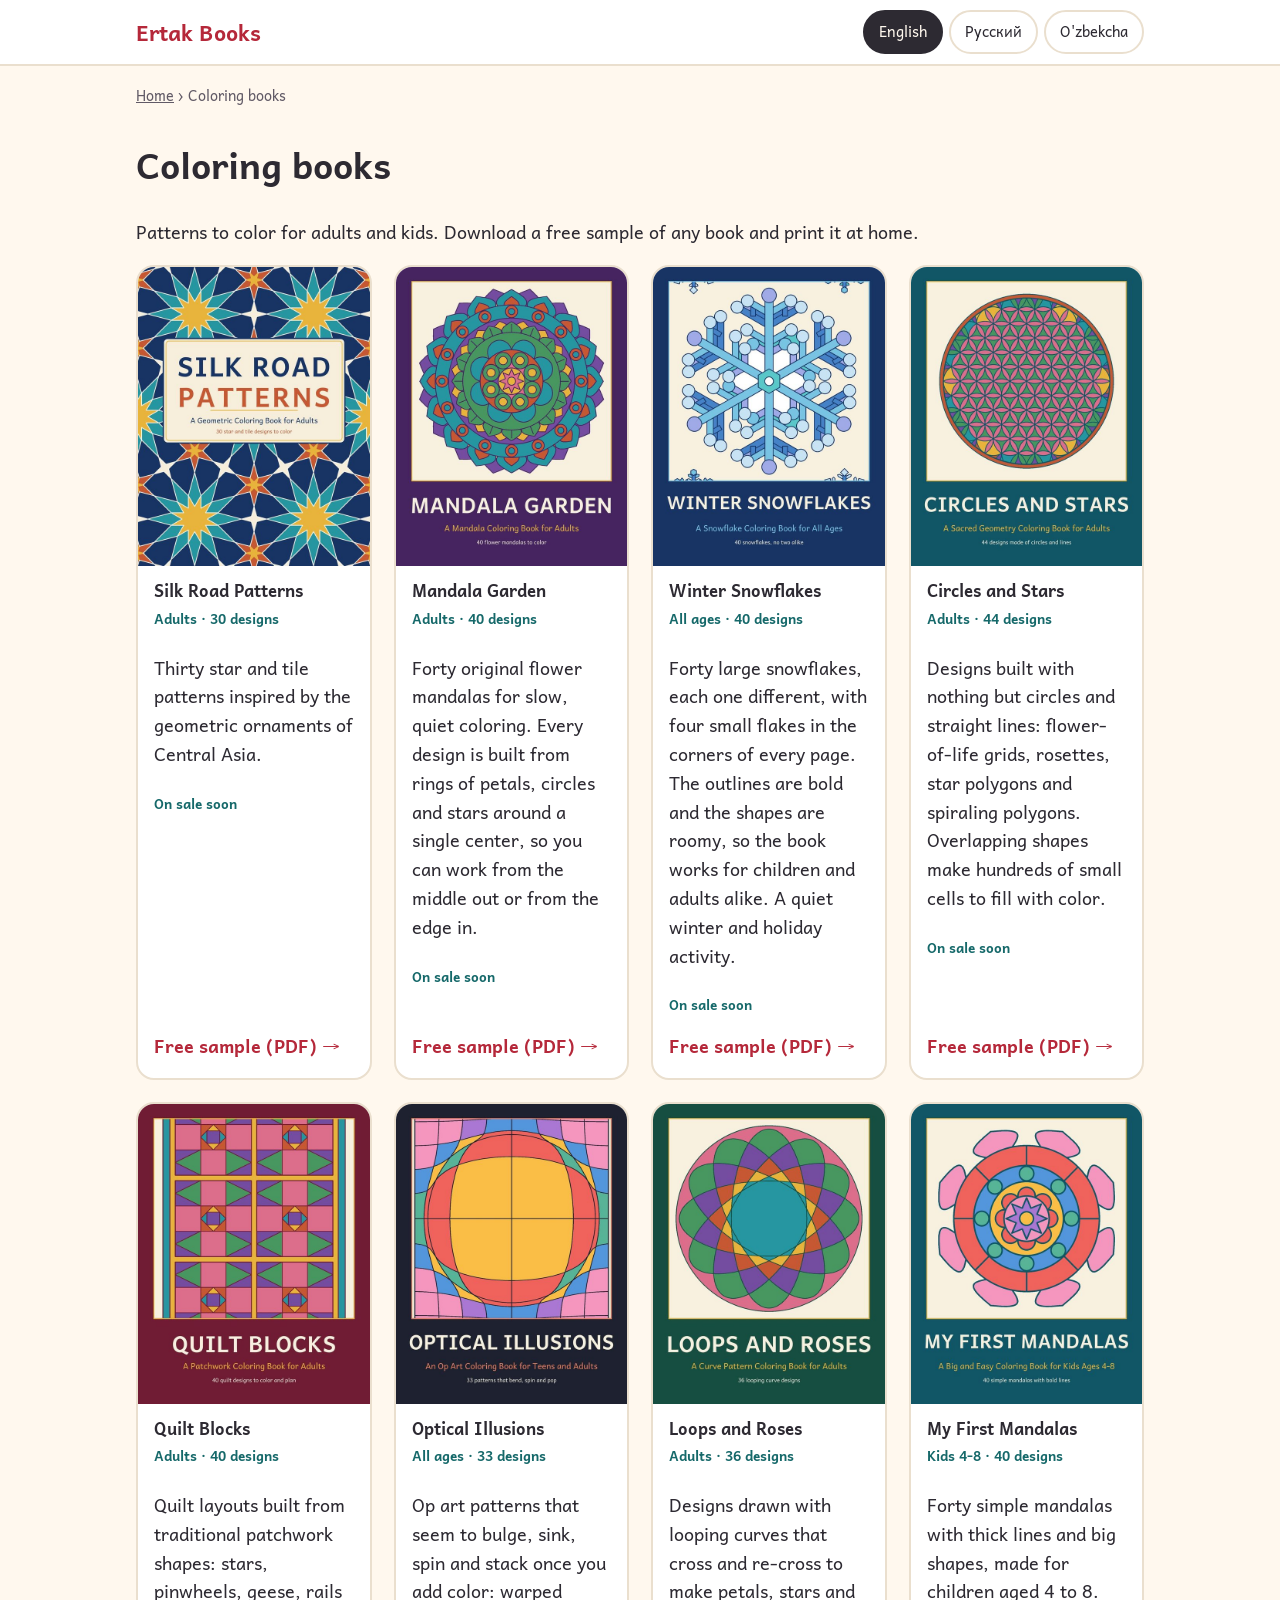
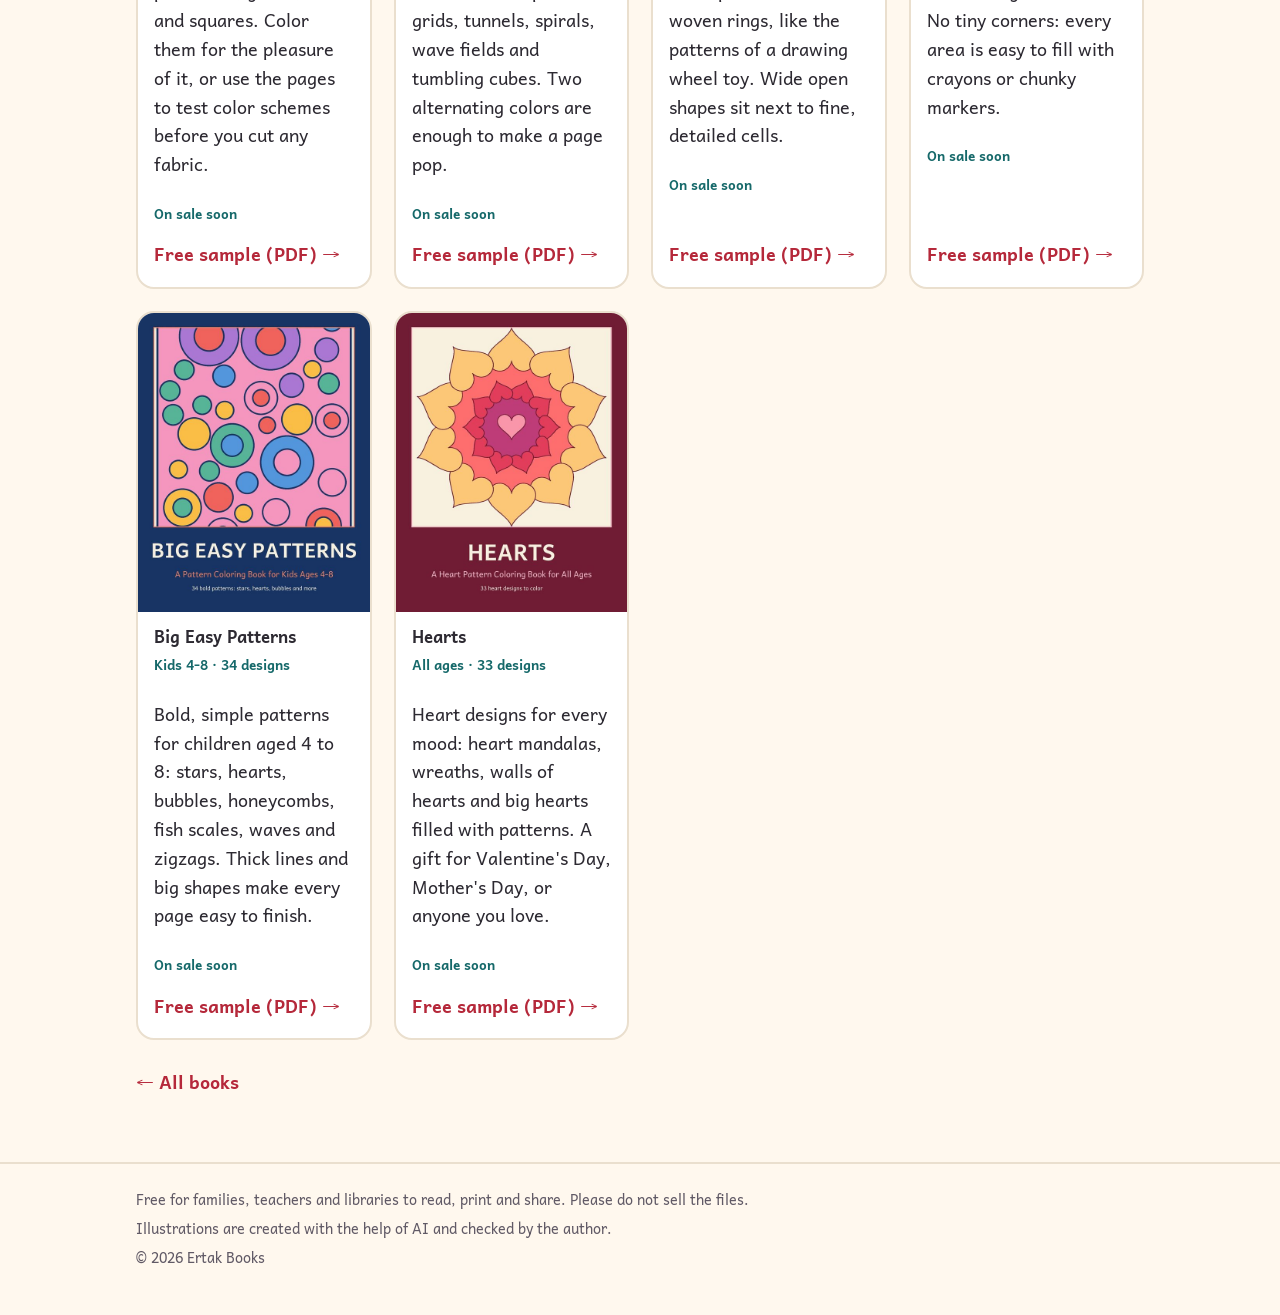
<file: en/coloring/index.html>
<!doctype html>
<html lang="en"><head><meta charset="utf-8">
<meta name="viewport" content="width=device-width,initial-scale=1">
<title>Coloring books | Ertak Books</title>
<meta name="description" content="Printable coloring books for adults and kids. A free sample of every book.">
<meta property="og:title" content="Coloring books | Ertak Books"><meta property="og:description" content="Printable coloring books for adults and kids. A free sample of every book.">
<meta property="og:type" content="website"><meta property="og:site_name" content="Ertak Books"><meta property="og:locale" content="en_US"><meta name="twitter:card" content="summary_large_image"><meta name="twitter:title" content="Coloring books | Ertak Books"><meta name="twitter:description" content="Printable coloring books for adults and kids. A free sample of every book."><meta name="robots" content="index,follow,max-image-preview:large"><meta name="theme-color" content="#b5283a"><link rel="stylesheet" href="../../style.css"></head><body><header class="top"><div class="wrap">
<a class="logo" href="../../en/">Ertak Books</a>
<nav class="langs" aria-label="Language"><a href="../../en/" hreflang="en" lang="en" aria-current=true>English</a><a href="../../ru/" hreflang="ru" lang="ru">Русский</a><a href="../../uz/" hreflang="uz" lang="uz">O&#x27;zbekcha</a></nav></div></header><main class="wrap"><nav class="crumbs" aria-label="breadcrumb"><a href="../">Home</a> › Coloring books</nav>
<h1>Coloring books</h1><p class="desc">Patterns to color for adults and kids. Download a free sample of any book and print it at home.</p><div class="grid"><article class="card"><span class="pic"><img src="../../img/coloring/silk-road-patterns.jpg" alt="Silk Road Patterns" width="600" height="776" loading="lazy" decoding="async"></span>
<div class="body"><h3>Silk Road Patterns</h3><span class="tag">Adults · 30 designs</span>
<p>Thirty star and tile patterns inspired by the geometric ornaments of Central Asia.</p><span class="tag">On sale soon</span>
<a class="link" href="../../files/silk-road-patterns-sample.pdf">Free sample (PDF) →</a></div></article><article class="card"><span class="pic"><img src="../../img/coloring/mandala-garden.jpg" alt="Mandala Garden" width="600" height="776" loading="lazy" decoding="async"></span>
<div class="body"><h3>Mandala Garden</h3><span class="tag">Adults · 40 designs</span>
<p>Forty original flower mandalas for slow, quiet coloring. Every design is built from rings of petals, circles and stars around a single center, so you can work from the middle out or from the edge in.</p><span class="tag">On sale soon</span>
<a class="link" href="../../files/mandala-garden-sample.pdf">Free sample (PDF) →</a></div></article><article class="card"><span class="pic"><img src="../../img/coloring/winter-snowflakes.jpg" alt="Winter Snowflakes" width="600" height="776" loading="lazy" decoding="async"></span>
<div class="body"><h3>Winter Snowflakes</h3><span class="tag">All ages · 40 designs</span>
<p>Forty large snowflakes, each one different, with four small flakes in the corners of every page. The outlines are bold and the shapes are roomy, so the book works for children and adults alike. A quiet winter and holiday activity.</p><span class="tag">On sale soon</span>
<a class="link" href="../../files/winter-snowflakes-sample.pdf">Free sample (PDF) →</a></div></article><article class="card"><span class="pic"><img src="../../img/coloring/circles-and-stars.jpg" alt="Circles and Stars" width="600" height="776" loading="lazy" decoding="async"></span>
<div class="body"><h3>Circles and Stars</h3><span class="tag">Adults · 44 designs</span>
<p>Designs built with nothing but circles and straight lines: flower-of-life grids, rosettes, star polygons and spiraling polygons. Overlapping shapes make hundreds of small cells to fill with color.</p><span class="tag">On sale soon</span>
<a class="link" href="../../files/circles-and-stars-sample.pdf">Free sample (PDF) →</a></div></article><article class="card"><span class="pic"><img src="../../img/coloring/quilt-blocks.jpg" alt="Quilt Blocks" width="600" height="776" loading="lazy" decoding="async"></span>
<div class="body"><h3>Quilt Blocks</h3><span class="tag">Adults · 40 designs</span>
<p>Quilt layouts built from traditional patchwork shapes: stars, pinwheels, geese, rails and squares. Color them for the pleasure of it, or use the pages to test color schemes before you cut any fabric.</p><span class="tag">On sale soon</span>
<a class="link" href="../../files/quilt-blocks-sample.pdf">Free sample (PDF) →</a></div></article><article class="card"><span class="pic"><img src="../../img/coloring/optical-illusions.jpg" alt="Optical Illusions" width="600" height="776" loading="lazy" decoding="async"></span>
<div class="body"><h3>Optical Illusions</h3><span class="tag">All ages · 33 designs</span>
<p>Op art patterns that seem to bulge, sink, spin and stack once you add color: warped grids, tunnels, spirals, wave fields and tumbling cubes. Two alternating colors are enough to make a page pop.</p><span class="tag">On sale soon</span>
<a class="link" href="../../files/optical-illusions-sample.pdf">Free sample (PDF) →</a></div></article><article class="card"><span class="pic"><img src="../../img/coloring/loops-and-roses.jpg" alt="Loops and Roses" width="600" height="776" loading="lazy" decoding="async"></span>
<div class="body"><h3>Loops and Roses</h3><span class="tag">Adults · 36 designs</span>
<p>Designs drawn with looping curves that cross and re-cross to make petals, stars and woven rings, like the patterns of a drawing wheel toy. Wide open shapes sit next to fine, detailed cells.</p><span class="tag">On sale soon</span>
<a class="link" href="../../files/loops-and-roses-sample.pdf">Free sample (PDF) →</a></div></article><article class="card"><span class="pic"><img src="../../img/coloring/my-first-mandalas.jpg" alt="My First Mandalas" width="600" height="776" loading="lazy" decoding="async"></span>
<div class="body"><h3>My First Mandalas</h3><span class="tag">Kids 4-8 · 40 designs</span>
<p>Forty simple mandalas with thick lines and big shapes, made for children aged 4 to 8. No tiny corners: every area is easy to fill with crayons or chunky markers.</p><span class="tag">On sale soon</span>
<a class="link" href="../../files/my-first-mandalas-sample.pdf">Free sample (PDF) →</a></div></article><article class="card"><span class="pic"><img src="../../img/coloring/big-easy-patterns.jpg" alt="Big Easy Patterns" width="600" height="776" loading="lazy" decoding="async"></span>
<div class="body"><h3>Big Easy Patterns</h3><span class="tag">Kids 4-8 · 34 designs</span>
<p>Bold, simple patterns for children aged 4 to 8: stars, hearts, bubbles, honeycombs, fish scales, waves and zigzags. Thick lines and big shapes make every page easy to finish.</p><span class="tag">On sale soon</span>
<a class="link" href="../../files/big-easy-patterns-sample.pdf">Free sample (PDF) →</a></div></article><article class="card"><span class="pic"><img src="../../img/coloring/hearts.jpg" alt="Hearts" width="600" height="776" loading="lazy" decoding="async"></span>
<div class="body"><h3>Hearts</h3><span class="tag">All ages · 33 designs</span>
<p>Heart designs for every mood: heart mandalas, wreaths, walls of hearts and big hearts filled with patterns. A gift for Valentine&#x27;s Day, Mother&#x27;s Day, or anyone you love.</p><span class="tag">On sale soon</span>
<a class="link" href="../../files/hearts-sample.pdf">Free sample (PDF) →</a></div></article></div><p><a class="link" href="../">← All books</a></p></main><footer><div class="wrap"><p>Free for families, teachers and libraries to read, print and share. Please do not sell the files.</p><p>Illustrations are created with the help of AI and checked by the author.</p><p>© 2026 Ertak Books</p></div></footer></body></html>
</file>
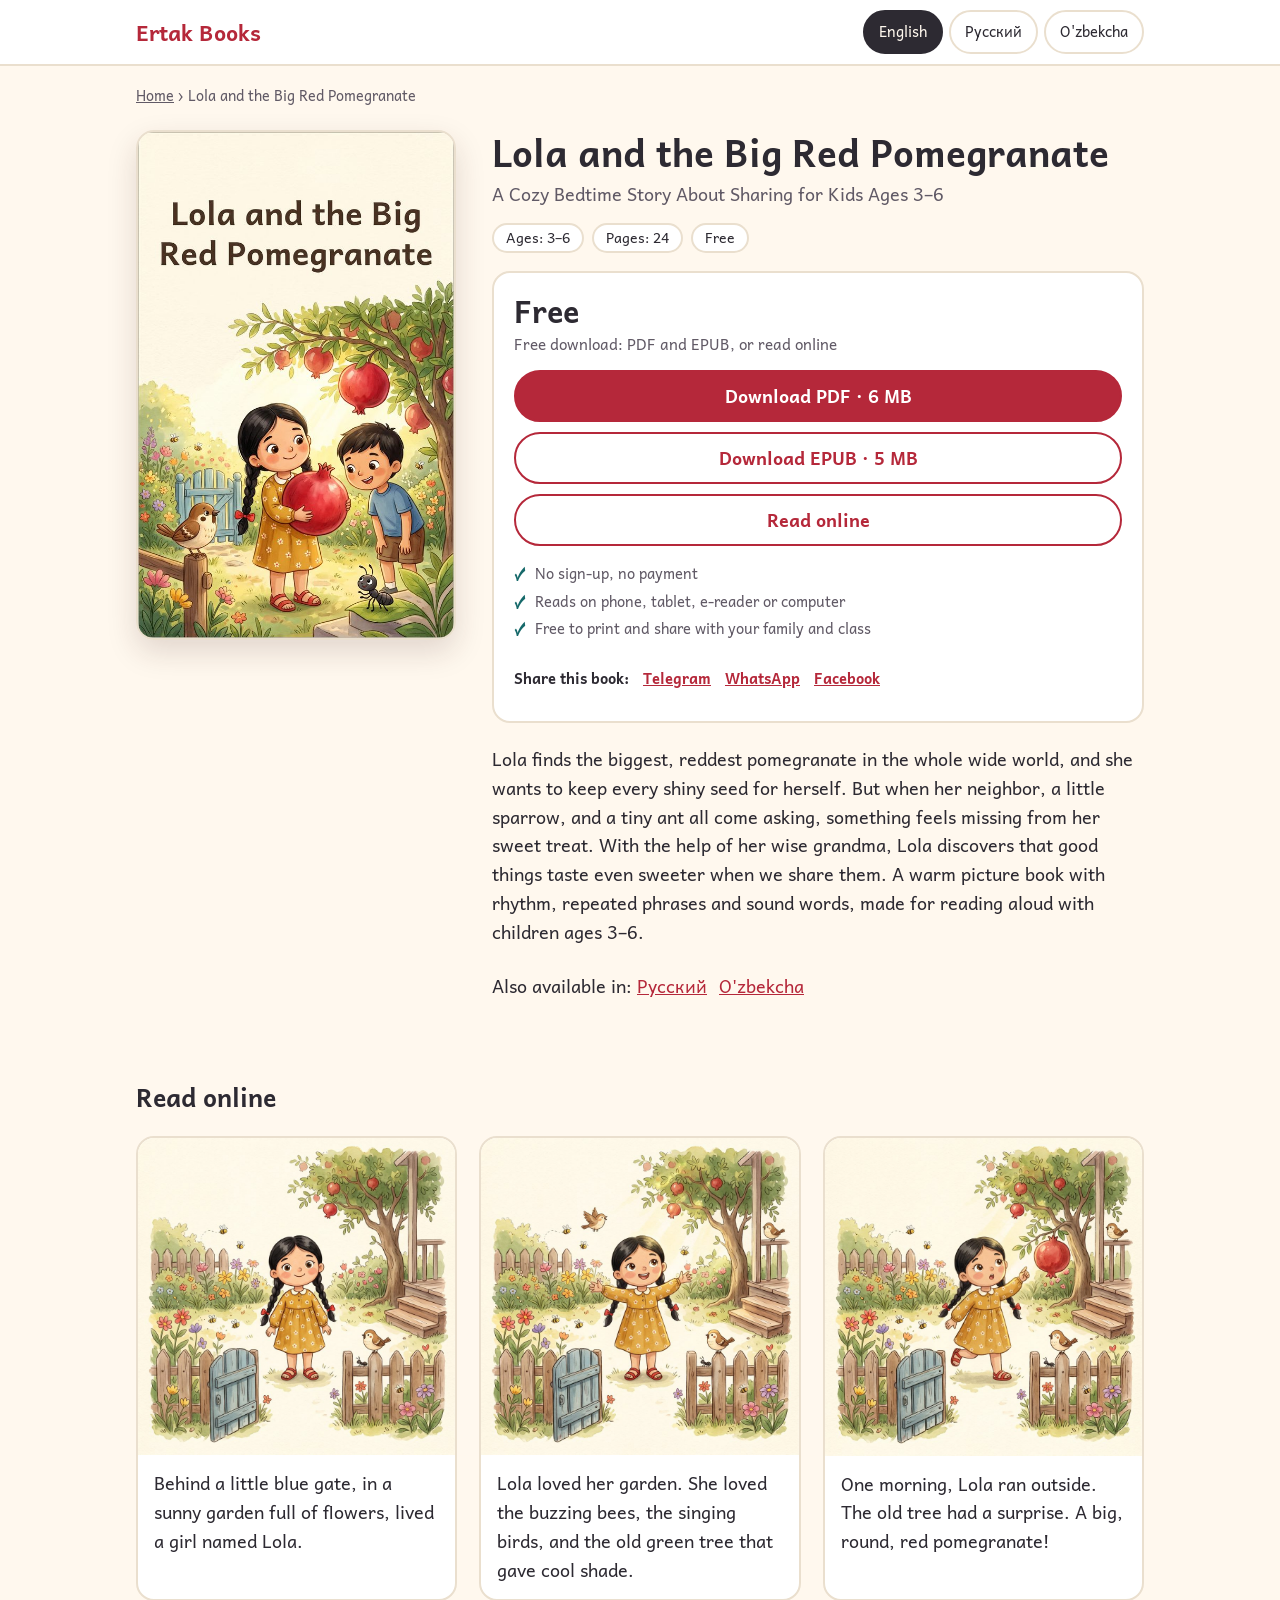
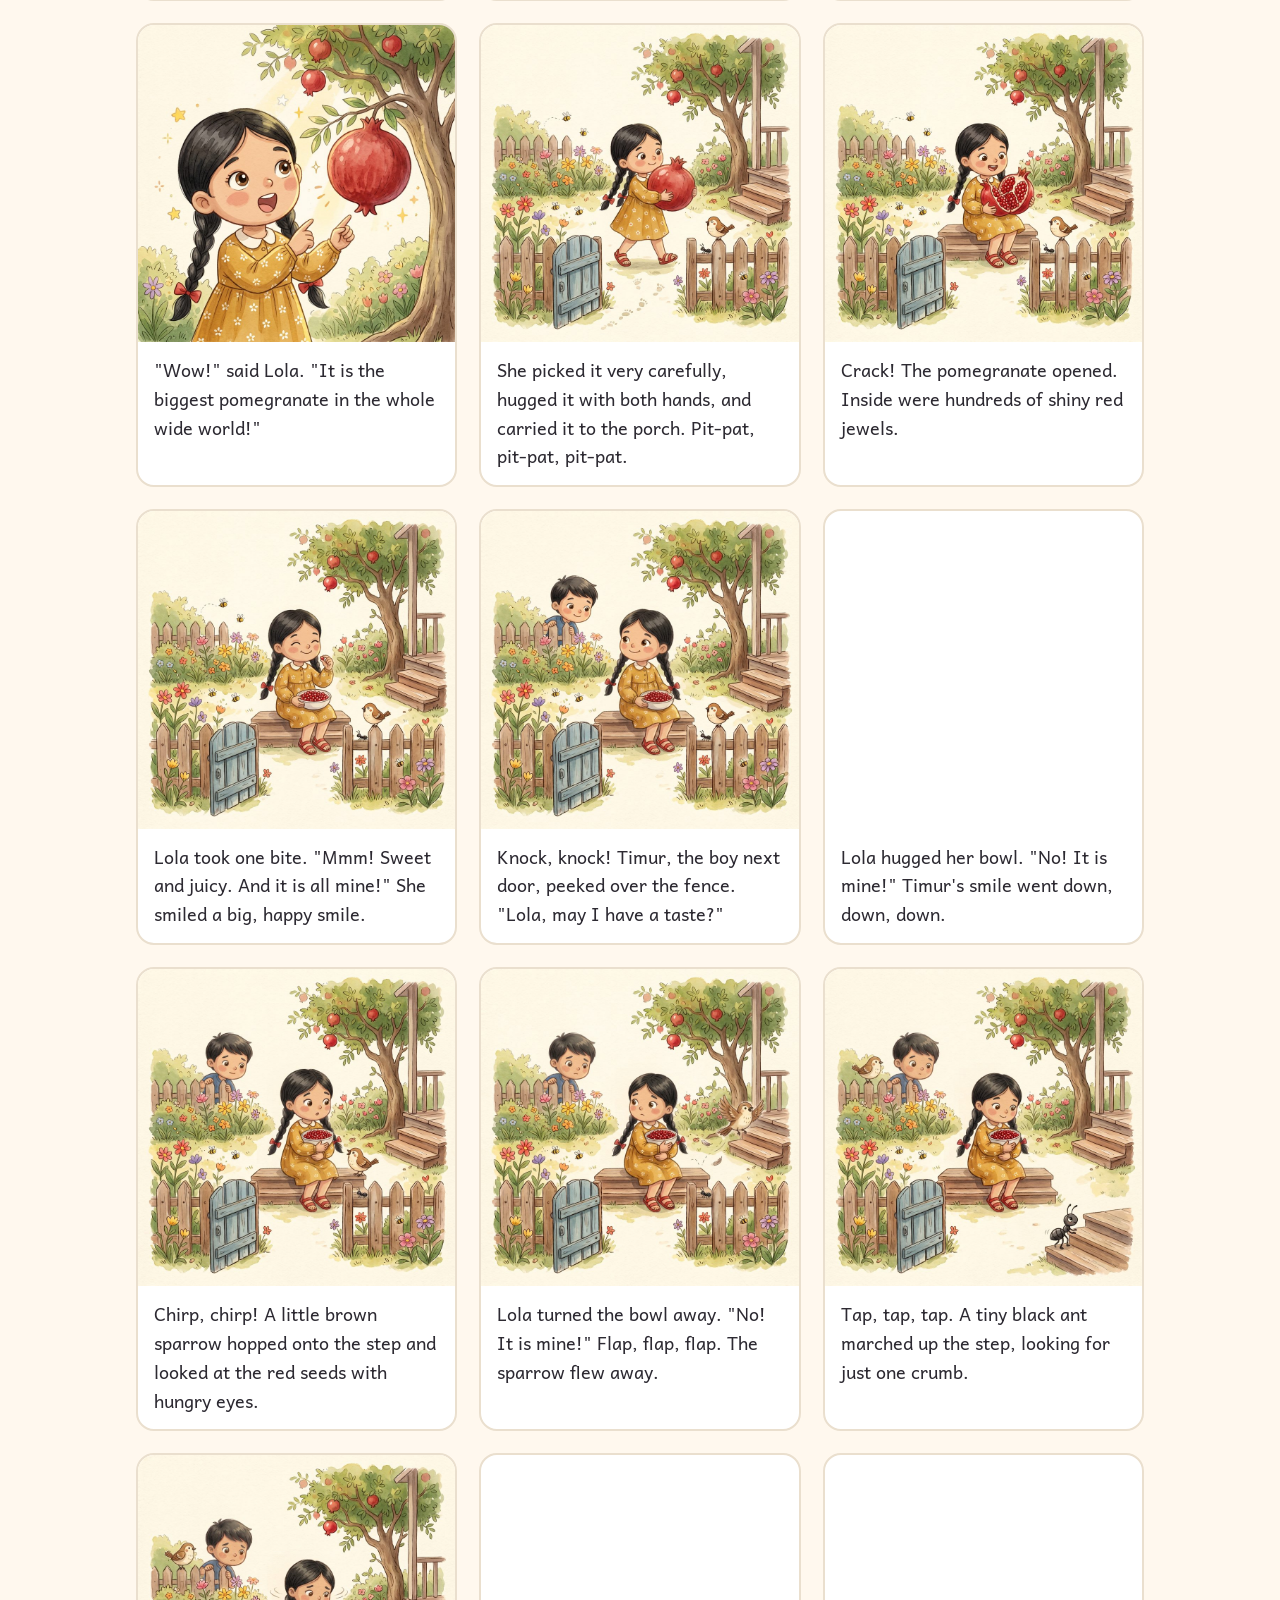
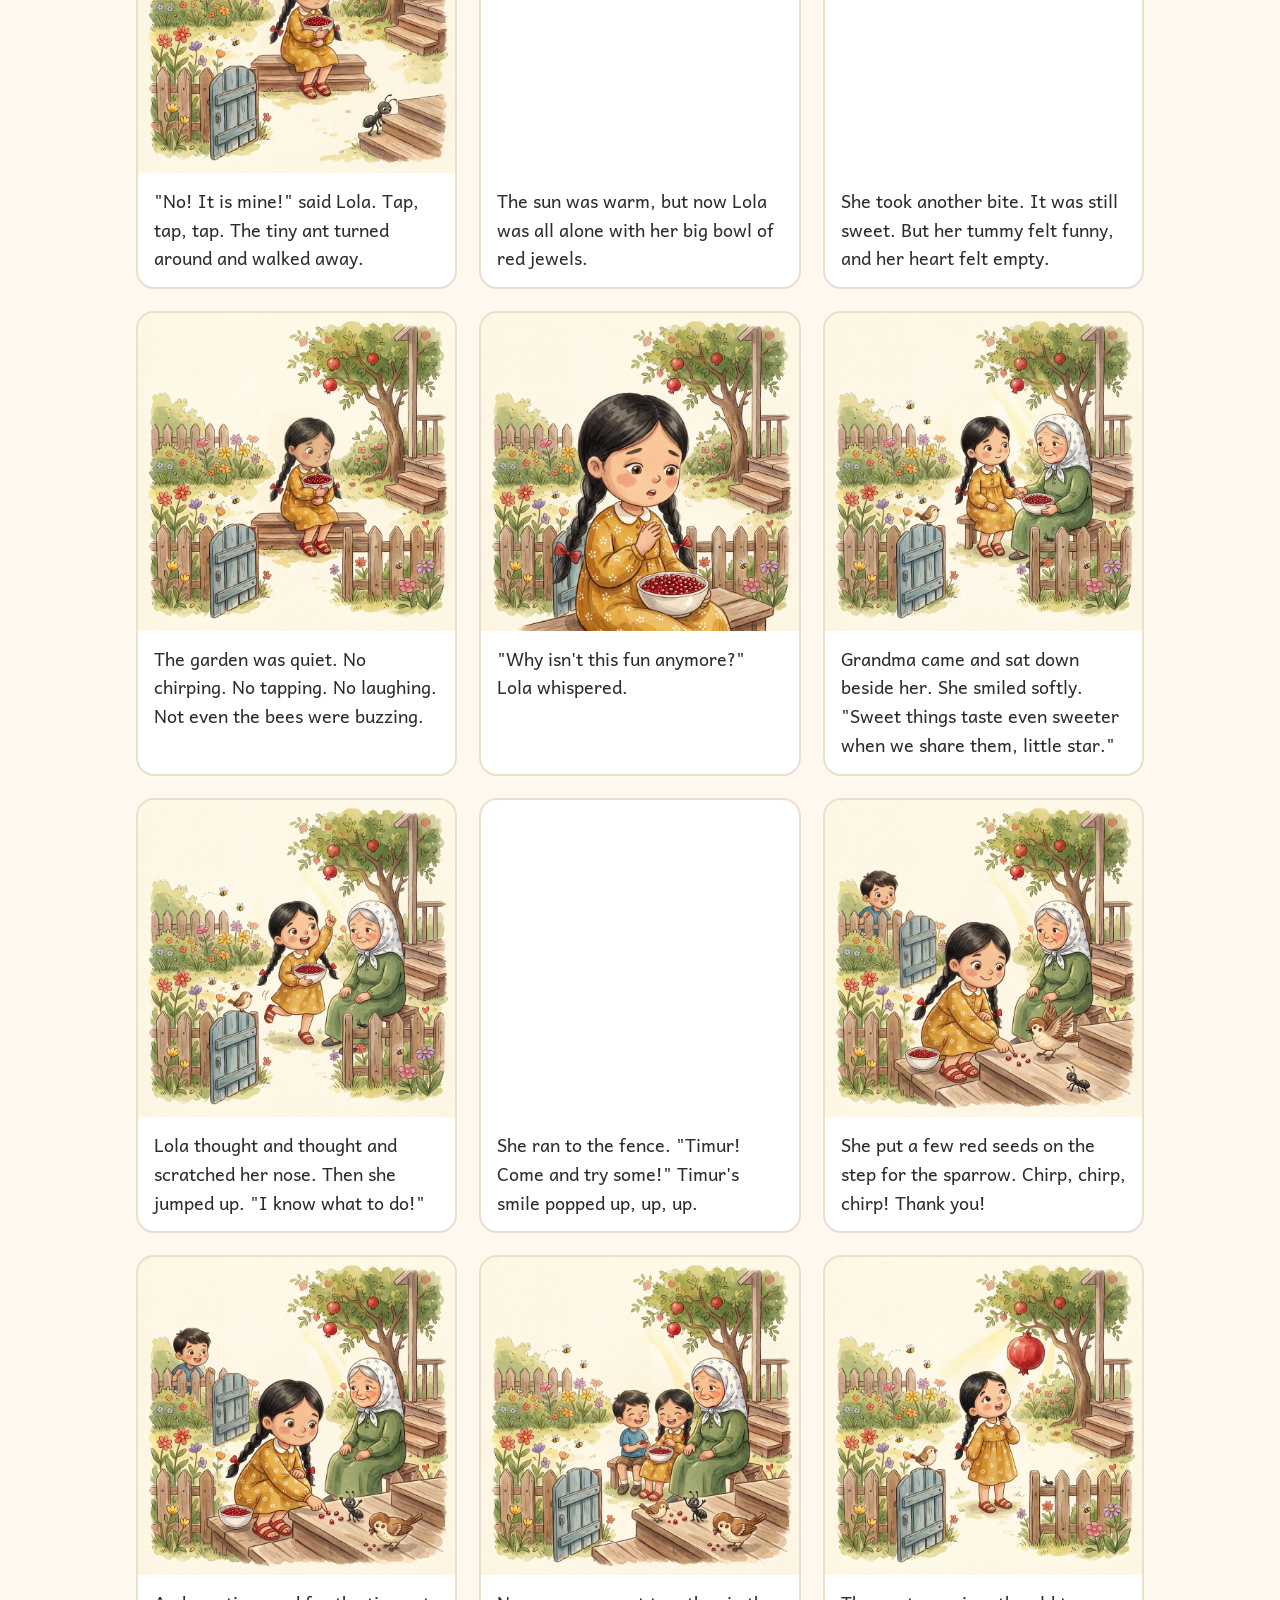
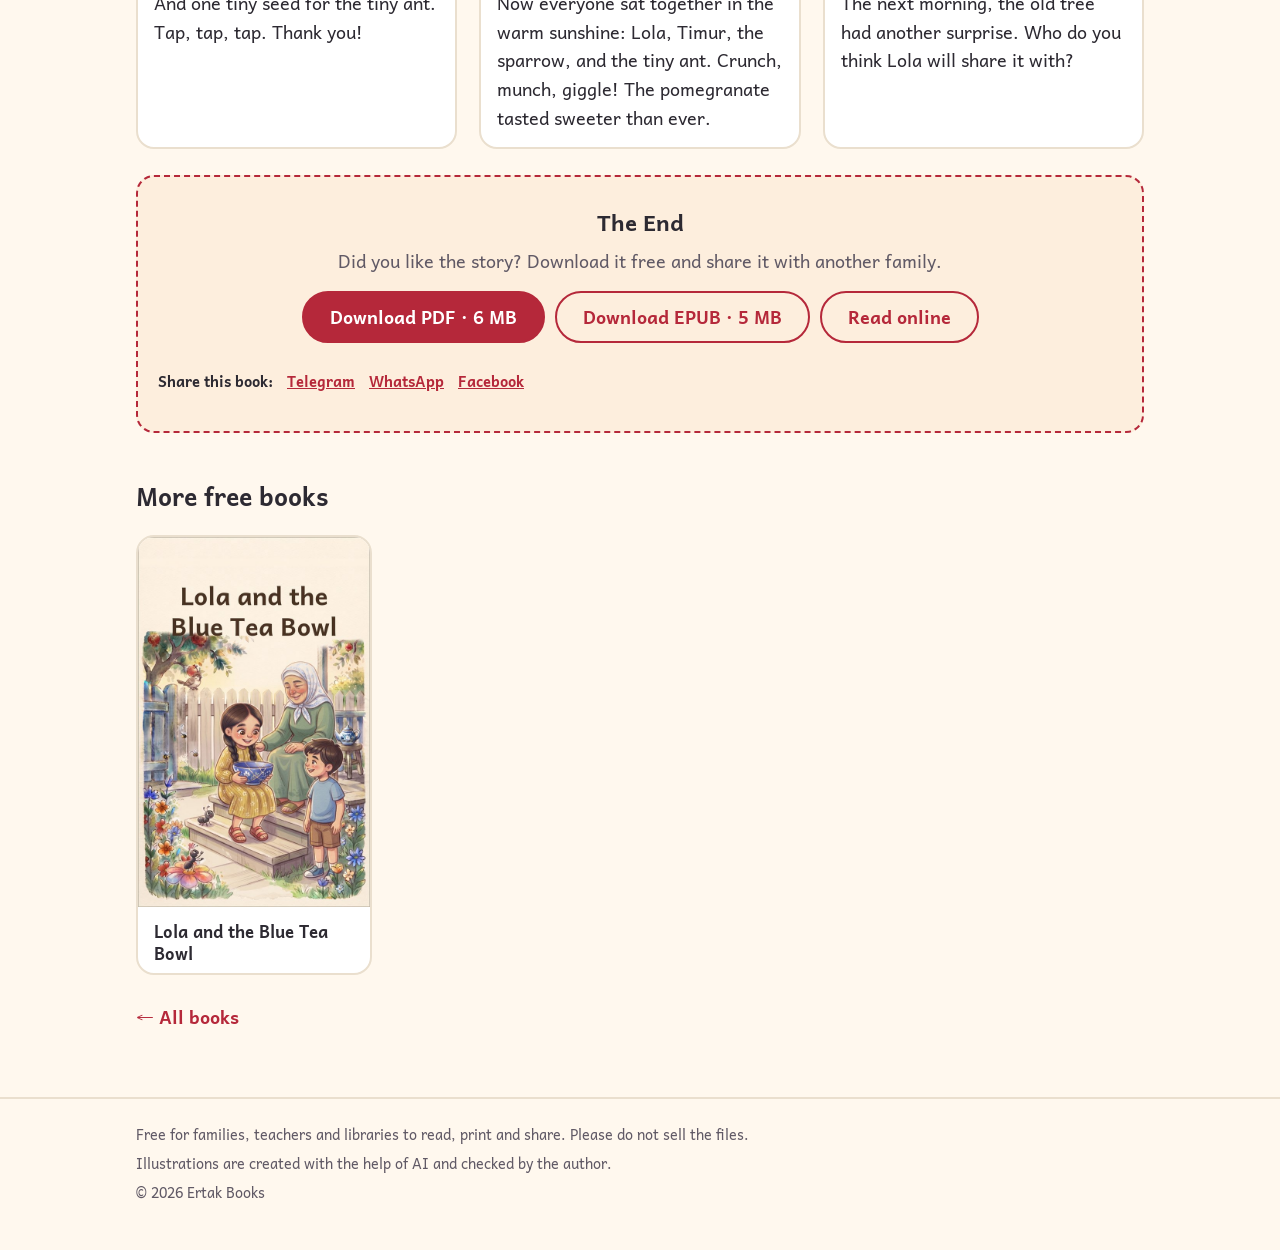
<file: en/books/001/index.html>
<!doctype html>
<html lang="en"><head><meta charset="utf-8">
<meta name="viewport" content="width=device-width,initial-scale=1">
<title>Lola and the Big Red Pomegranate: Free Children&#x27;s Book, PDF &amp; EPUB Download</title>
<meta name="description" content="Download &quot;Lola and the Big Red Pomegranate&quot; free: a picture book for kids ages 3–6 to read aloud. Get the PDF or EPUB, or read it online. No sign-up.">
<meta property="og:title" content="Lola and the Big Red Pomegranate: Free Children&#x27;s Book, PDF &amp; EPUB Download"><meta property="og:description" content="Download &quot;Lola and the Big Red Pomegranate&quot; free: a picture book for kids ages 3–6 to read aloud. Get the PDF or EPUB, or read it online. No sign-up.">
<link rel="canonical" href="https://iskandaralimov1234-ai.github.io/ertak-books-site/en/books/001/"><meta property="og:url" content="https://iskandaralimov1234-ai.github.io/ertak-books-site/en/books/001/"><meta property="og:image" content="https://iskandaralimov1234-ai.github.io/ertak-books-site/img/001/cover-en.jpg"><meta name="twitter:image" content="https://iskandaralimov1234-ai.github.io/ertak-books-site/img/001/cover-en.jpg"><meta property="og:type" content="book"><meta property="og:site_name" content="Ertak Books"><meta property="og:locale" content="en_US"><meta name="twitter:card" content="summary_large_image"><meta name="twitter:title" content="Lola and the Big Red Pomegranate: Free Children&#x27;s Book, PDF &amp; EPUB Download"><meta name="twitter:description" content="Download &quot;Lola and the Big Red Pomegranate&quot; free: a picture book for kids ages 3–6 to read aloud. Get the PDF or EPUB, or read it online. No sign-up."><meta name="robots" content="index,follow,max-image-preview:large"><meta name="theme-color" content="#b5283a"><link rel="alternate" hreflang="en" href="https://iskandaralimov1234-ai.github.io/ertak-books-site/en/books/001/"><link rel="alternate" hreflang="ru" href="https://iskandaralimov1234-ai.github.io/ertak-books-site/ru/books/001/"><link rel="alternate" hreflang="uz" href="https://iskandaralimov1234-ai.github.io/ertak-books-site/uz/books/001/"><link rel="alternate" hreflang="x-default" href="https://iskandaralimov1234-ai.github.io/ertak-books-site/en/books/001/"><link rel="stylesheet" href="../../../style.css"><script type="application/ld+json">{"@context":"https://schema.org","@type":"Book","name":"Lola and the Big Red Pomegranate","inLanguage":"en","description":"Lola finds the biggest, reddest pomegranate in the whole wide world, and she wants to keep every shiny seed for herself. But when her neighbor, a little sparrow, and a tiny ant all come asking, something feels missing from her sweet treat. With the help of her wise grandma, Lola discovers that good things taste even sweeter when we share them. A warm picture book with rhythm, repeated phrases and sound words, made for reading aloud with children ages 3–6.","image":"https://iskandaralimov1234-ai.github.io/ertak-books-site/img/001/cover-en.jpg","url":"https://iskandaralimov1234-ai.github.io/ertak-books-site/en/books/001/","isAccessibleForFree":true,"numberOfPages":24,"publisher":{"@type":"Organization","name":"Ertak Books"},"author":{"@type":"Organization","name":"Ertak Books"},"audience":{"@type":"PeopleAudience","suggestedMinAge":3,"suggestedMaxAge":6},"offers":{"@type":"Offer","price":"0","priceCurrency":"USD","availability":"https://schema.org/InStock"},"workExample":[{"@type":"Book","bookFormat":"https://schema.org/EBook","encodingFormat":"application/epub+zip","inLanguage":"en","isAccessibleForFree":true,"url":"https://iskandaralimov1234-ai.github.io/ertak-books-site/files/books/lola-pomegranate-en.epub"},{"@type":"Book","bookFormat":"https://schema.org/EBook","encodingFormat":"application/pdf","inLanguage":"en","isAccessibleForFree":true,"url":"https://iskandaralimov1234-ai.github.io/ertak-books-site/files/books/lola-pomegranate-en.pdf"}]}</script><script type="application/ld+json">{"@context":"https://schema.org","@type":"BreadcrumbList","itemListElement":[{"@type":"ListItem","position":1,"name":"Home","item":"https://iskandaralimov1234-ai.github.io/ertak-books-site/en/"},{"@type":"ListItem","position":2,"name":"Lola and the Big Red Pomegranate","item":"https://iskandaralimov1234-ai.github.io/ertak-books-site/en/books/001/"}]}</script></head><body class="has-sticky"><header class="top"><div class="wrap">
<a class="logo" href="../../../en/">Ertak Books</a>
<nav class="langs" aria-label="Language"><a href="../../../en/books/001/" hreflang="en" lang="en" aria-current=true>English</a><a href="../../../ru/books/001/" hreflang="ru" lang="ru">Русский</a><a href="../../../uz/books/001/" hreflang="uz" lang="uz">O&#x27;zbekcha</a></nav></div></header><main class="wrap"><nav class="crumbs" aria-label="breadcrumb"><a href="../../">Home</a> › Lola and the Big Red Pomegranate</nav>
<article class="book">
<div class="cover"><img src="../../../img/001/cover-en.jpg" alt="Lola and the Big Red Pomegranate" width="600" height="960" loading="eager" decoding="async" fetchpriority="high"></div>
<div class="info"><h1>Lola and the Big Red Pomegranate</h1><p class="sub">A Cozy Bedtime Story About Sharing for Kids Ages 3–6</p>
<div class="meta"><span>Ages: 3–6</span><span>Pages: 24</span><span>Free</span></div>
<div class="buy" id="download"><p class="price">Free</p><p class="what">Free download: PDF and EPUB, or read online</p><div class="row"><a class="btn" href="../../../files/books/lola-pomegranate-en.pdf" download>Download PDF · 6 MB</a><a class="btn alt" href="../../../files/books/lola-pomegranate-en.epub" download>Download EPUB · 5 MB</a><a class="btn alt" href="#read">Read online</a></div><ul class="ticks"><li>No sign-up, no payment</li><li>Reads on phone, tablet, e-reader or computer</li><li>Free to print and share with your family and class</li></ul><div class="share"><strong>Share this book:</strong> <a href="https://t.me/share/url?url=https%3A//iskandaralimov1234-ai.github.io/ertak-books-site/en/books/001/&amp;text=Lola%20and%20the%20Big%20Red%20Pomegranate" rel="noopener" target="_blank">Telegram</a><a href="https://wa.me/?text=Lola%20and%20the%20Big%20Red%20Pomegranate%20https%3A//iskandaralimov1234-ai.github.io/ertak-books-site/en/books/001/" rel="noopener" target="_blank">WhatsApp</a><a href="https://www.facebook.com/sharer/sharer.php?u=https%3A//iskandaralimov1234-ai.github.io/ertak-books-site/en/books/001/" rel="noopener" target="_blank">Facebook</a></div></div><p class="desc">Lola finds the biggest, reddest pomegranate in the whole wide world, and she wants to keep every shiny seed for herself. But when her neighbor, a little sparrow, and a tiny ant all come asking, something feels missing from her sweet treat. With the help of her wise grandma, Lola discovers that good things taste even sweeter when we share them. A warm picture book with rhythm, repeated phrases and sound words, made for reading aloud with children ages 3–6.</p><p class="langlinks">Also available in: <a href="../../../ru/books/001/" hreflang="ru" lang="ru">Русский</a><a href="../../../uz/books/001/" hreflang="uz" lang="uz">O&#x27;zbekcha</a></p></div></article><section id="read"><h2>Read online</h2><div class="spread"><figure><img src="../../../img/001/page-01.jpg" alt="Behind a little blue gate, in a sunny garden full of flowers, lived a girl named Lola." width="900" height="900" loading="lazy" decoding="async"><figcaption>Behind a little blue gate, in a sunny garden full of flowers, lived a girl named Lola.</figcaption></figure><figure><img src="../../../img/001/page-02.jpg" alt="Lola loved her garden. She loved the buzzing bees, the singing birds, and the old green tree that gave cool shade." width="900" height="900" loading="lazy" decoding="async"><figcaption>Lola loved her garden. She loved the buzzing bees, the singing birds, and the old green tree that gave cool shade.</figcaption></figure><figure><img src="../../../img/001/page-03.jpg" alt="One morning, Lola ran outside. The old tree had a surprise. A big, round, red pomegranate!" width="900" height="900" loading="lazy" decoding="async"><figcaption>One morning, Lola ran outside. The old tree had a surprise. A big, round, red pomegranate!</figcaption></figure><figure><img src="../../../img/001/page-04.jpg" alt="&quot;Wow!&quot; said Lola. &quot;It is the biggest pomegranate in the whole wide world!&quot;" width="900" height="900" loading="lazy" decoding="async"><figcaption>&quot;Wow!&quot; said Lola. &quot;It is the biggest pomegranate in the whole wide world!&quot;</figcaption></figure><figure><img src="../../../img/001/page-05.jpg" alt="She picked it very carefully, hugged it with both hands, and carried it to the porch. Pit-pat, pit-pat, pit-pat." width="900" height="900" loading="lazy" decoding="async"><figcaption>She picked it very carefully, hugged it with both hands, and carried it to the porch. Pit-pat, pit-pat, pit-pat.</figcaption></figure><figure><img src="../../../img/001/page-06.jpg" alt="Crack! The pomegranate opened. Inside were hundreds of shiny red jewels." width="900" height="900" loading="lazy" decoding="async"><figcaption>Crack! The pomegranate opened. Inside were hundreds of shiny red jewels.</figcaption></figure><figure><img src="../../../img/001/page-07.jpg" alt="Lola took one bite. &quot;Mmm! Sweet and juicy. And it is all mine!&quot; She smiled a big, happy smile." width="900" height="900" loading="lazy" decoding="async"><figcaption>Lola took one bite. &quot;Mmm! Sweet and juicy. And it is all mine!&quot; She smiled a big, happy smile.</figcaption></figure><figure><img src="../../../img/001/page-08.jpg" alt="Knock, knock! Timur, the boy next door, peeked over the fence. &quot;Lola, may I have a taste?&quot;" width="900" height="900" loading="lazy" decoding="async"><figcaption>Knock, knock! Timur, the boy next door, peeked over the fence. &quot;Lola, may I have a taste?&quot;</figcaption></figure><figure><img src="../../../img/001/page-09.jpg" alt="Lola hugged her bowl. &quot;No! It is mine!&quot; Timur&#x27;s smile went down, down, down." width="900" height="900" loading="lazy" decoding="async"><figcaption>Lola hugged her bowl. &quot;No! It is mine!&quot; Timur&#x27;s smile went down, down, down.</figcaption></figure><figure><img src="../../../img/001/page-10.jpg" alt="Chirp, chirp! A little brown sparrow hopped onto the step and looked at the red seeds with hungry eyes." width="900" height="900" loading="lazy" decoding="async"><figcaption>Chirp, chirp! A little brown sparrow hopped onto the step and looked at the red seeds with hungry eyes.</figcaption></figure><figure><img src="../../../img/001/page-11.jpg" alt="Lola turned the bowl away. &quot;No! It is mine!&quot; Flap, flap, flap. The sparrow flew away." width="900" height="900" loading="lazy" decoding="async"><figcaption>Lola turned the bowl away. &quot;No! It is mine!&quot; Flap, flap, flap. The sparrow flew away.</figcaption></figure><figure><img src="../../../img/001/page-12.jpg" alt="Tap, tap, tap. A tiny black ant marched up the step, looking for just one crumb." width="900" height="900" loading="lazy" decoding="async"><figcaption>Tap, tap, tap. A tiny black ant marched up the step, looking for just one crumb.</figcaption></figure><figure><img src="../../../img/001/page-13.jpg" alt="&quot;No! It is mine!&quot; said Lola. Tap, tap, tap. The tiny ant turned around and walked away." width="900" height="900" loading="lazy" decoding="async"><figcaption>&quot;No! It is mine!&quot; said Lola. Tap, tap, tap. The tiny ant turned around and walked away.</figcaption></figure><figure><img src="../../../img/001/page-14.jpg" alt="The sun was warm, but now Lola was all alone with her big bowl of red jewels." width="900" height="900" loading="lazy" decoding="async"><figcaption>The sun was warm, but now Lola was all alone with her big bowl of red jewels.</figcaption></figure><figure><img src="../../../img/001/page-15.jpg" alt="She took another bite. It was still sweet. But her tummy felt funny, and her heart felt empty." width="900" height="900" loading="lazy" decoding="async"><figcaption>She took another bite. It was still sweet. But her tummy felt funny, and her heart felt empty.</figcaption></figure><figure><img src="../../../img/001/page-16.jpg" alt="The garden was quiet. No chirping. No tapping. No laughing. Not even the bees were buzzing." width="900" height="900" loading="lazy" decoding="async"><figcaption>The garden was quiet. No chirping. No tapping. No laughing. Not even the bees were buzzing.</figcaption></figure><figure><img src="../../../img/001/page-17.jpg" alt="&quot;Why isn&#x27;t this fun anymore?&quot; Lola whispered." width="900" height="900" loading="lazy" decoding="async"><figcaption>&quot;Why isn&#x27;t this fun anymore?&quot; Lola whispered.</figcaption></figure><figure><img src="../../../img/001/page-18.jpg" alt="Grandma came and sat down beside her. She smiled softly. &quot;Sweet things taste even sweeter when we share them, little star.&quot;" width="900" height="900" loading="lazy" decoding="async"><figcaption>Grandma came and sat down beside her. She smiled softly. &quot;Sweet things taste even sweeter when we share them, little star.&quot;</figcaption></figure><figure><img src="../../../img/001/page-19.jpg" alt="Lola thought and thought and scratched her nose. Then she jumped up. &quot;I know what to do!&quot;" width="900" height="900" loading="lazy" decoding="async"><figcaption>Lola thought and thought and scratched her nose. Then she jumped up. &quot;I know what to do!&quot;</figcaption></figure><figure><img src="../../../img/001/page-20.jpg" alt="She ran to the fence. &quot;Timur! Come and try some!&quot; Timur&#x27;s smile popped up, up, up." width="900" height="900" loading="lazy" decoding="async"><figcaption>She ran to the fence. &quot;Timur! Come and try some!&quot; Timur&#x27;s smile popped up, up, up.</figcaption></figure><figure><img src="../../../img/001/page-21.jpg" alt="She put a few red seeds on the step for the sparrow. Chirp, chirp, chirp! Thank you!" width="900" height="900" loading="lazy" decoding="async"><figcaption>She put a few red seeds on the step for the sparrow. Chirp, chirp, chirp! Thank you!</figcaption></figure><figure><img src="../../../img/001/page-22.jpg" alt="And one tiny seed for the tiny ant. Tap, tap, tap. Thank you!" width="900" height="900" loading="lazy" decoding="async"><figcaption>And one tiny seed for the tiny ant. Tap, tap, tap. Thank you!</figcaption></figure><figure><img src="../../../img/001/page-23.jpg" alt="Now everyone sat together in the warm sunshine: Lola, Timur, the sparrow, and the tiny ant. Crunch, munch, giggle! The pomegranate tasted sweeter than ever." width="900" height="900" loading="lazy" decoding="async"><figcaption>Now everyone sat together in the warm sunshine: Lola, Timur, the sparrow, and the tiny ant. Crunch, munch, giggle! The pomegranate tasted sweeter than ever.</figcaption></figure><figure><img src="../../../img/001/page-24.jpg" alt="The next morning, the old tree had another surprise. Who do you think Lola will share it with?" width="900" height="900" loading="lazy" decoding="async"><figcaption>The next morning, the old tree had another surprise. Who do you think Lola will share it with?</figcaption></figure></div><div class="tbc"><h3>The End</h3><p>Did you like the story? Download it free and share it with another family.</p><div class="row"><a class="btn" href="../../../files/books/lola-pomegranate-en.pdf" download>Download PDF · 6 MB</a><a class="btn alt" href="../../../files/books/lola-pomegranate-en.epub" download>Download EPUB · 5 MB</a><a class="btn alt" href="#read">Read online</a></div><div class="share"><strong>Share this book:</strong> <a href="https://t.me/share/url?url=https%3A//iskandaralimov1234-ai.github.io/ertak-books-site/en/books/001/&amp;text=Lola%20and%20the%20Big%20Red%20Pomegranate" rel="noopener" target="_blank">Telegram</a><a href="https://wa.me/?text=Lola%20and%20the%20Big%20Red%20Pomegranate%20https%3A//iskandaralimov1234-ai.github.io/ertak-books-site/en/books/001/" rel="noopener" target="_blank">WhatsApp</a><a href="https://www.facebook.com/sharer/sharer.php?u=https%3A//iskandaralimov1234-ai.github.io/ertak-books-site/en/books/001/" rel="noopener" target="_blank">Facebook</a></div></div></section><section><h2>More free books</h2><div class="grid"><article class="card"><a class="pic" href="../002/"><img src="../../../img/002/cover-en.jpg" alt="Lola and the Blue Tea Bowl" width="600" height="960" loading="lazy" decoding="async"></a><div class="body"><h3><a href="../002/">Lola and the Blue Tea Bowl</a></h3></div></article></div></section><p><a class="link" href="../../">← All books</a></p></main><footer><div class="wrap"><p>Free for families, teachers and libraries to read, print and share. Please do not sell the files.</p><p>Illustrations are created with the help of AI and checked by the author.</p><p>© 2026 Ertak Books</p></div></footer><div class="sticky"><div class="t"><strong>Free</strong><small>Lola and the Big Red Pomegranate</small></div><a class="btn" href="../../../files/books/lola-pomegranate-en.pdf" download>Free download</a></div></body></html>
</file>
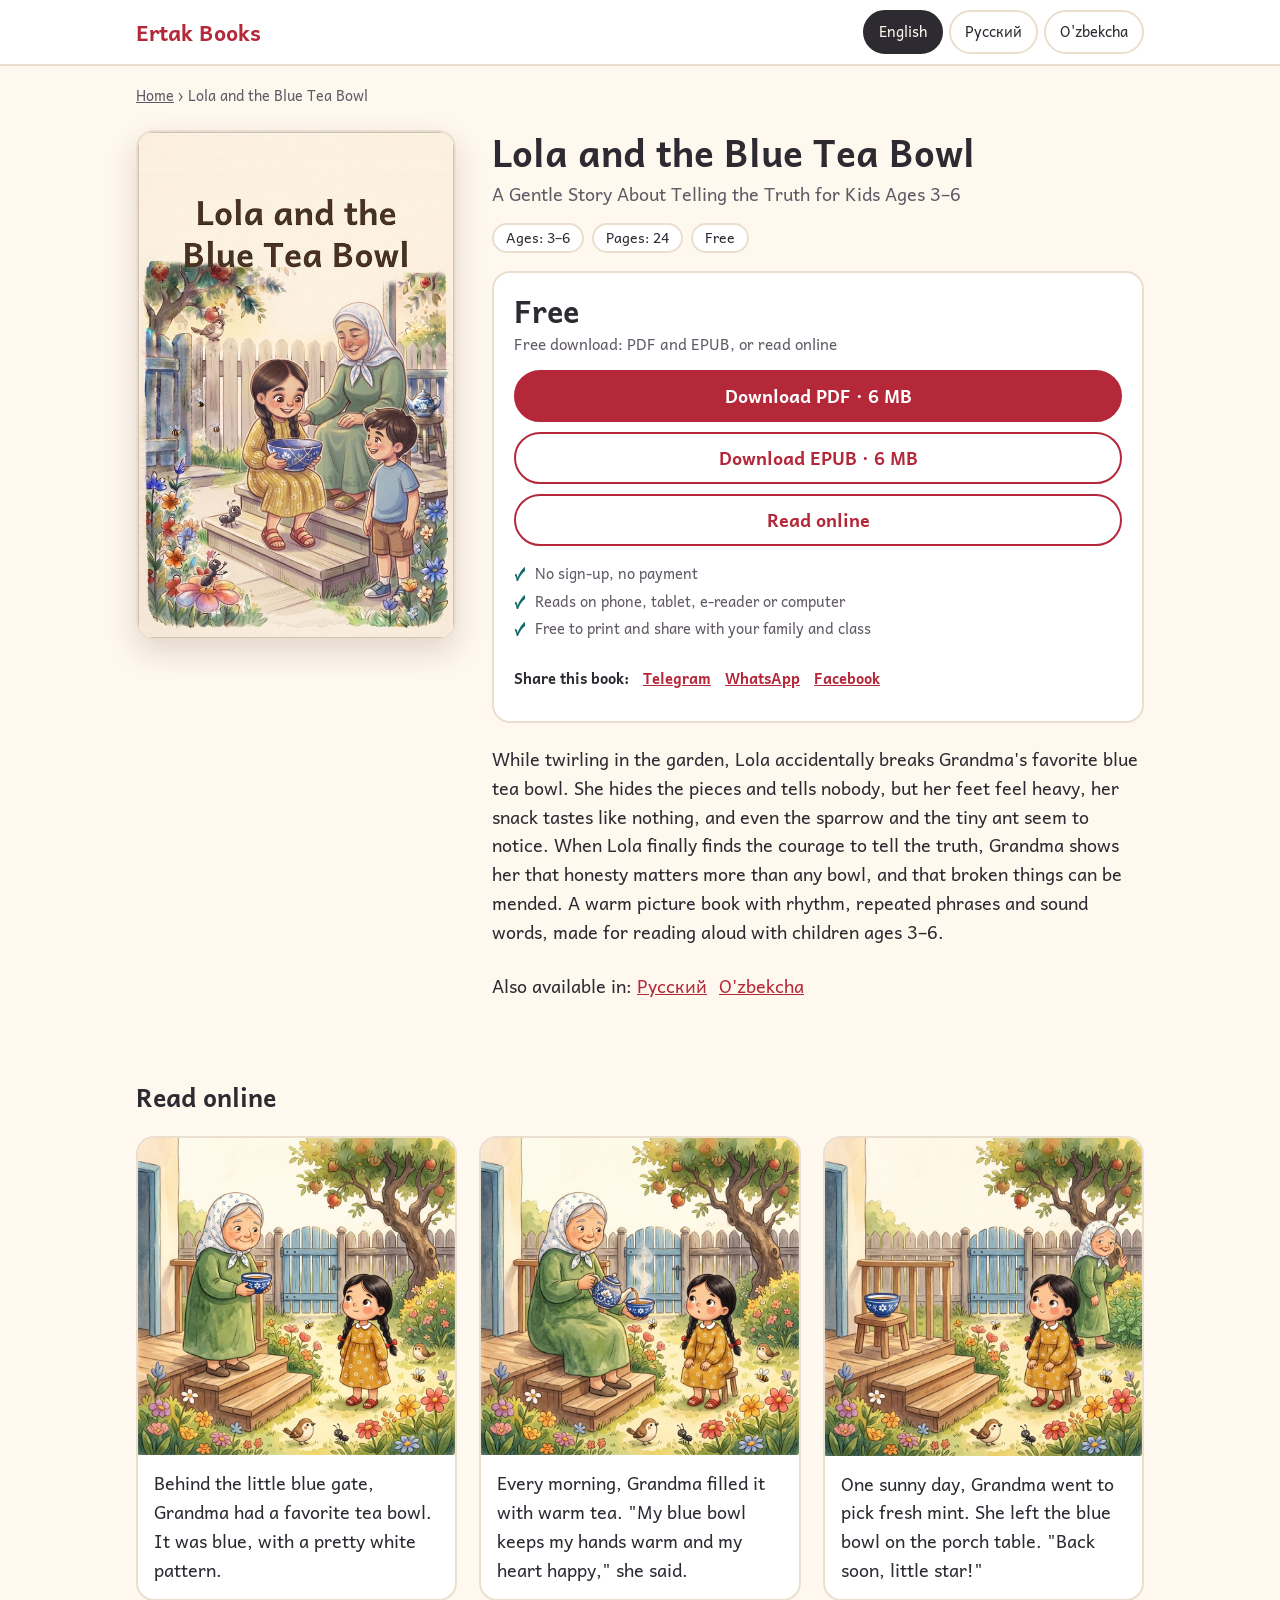
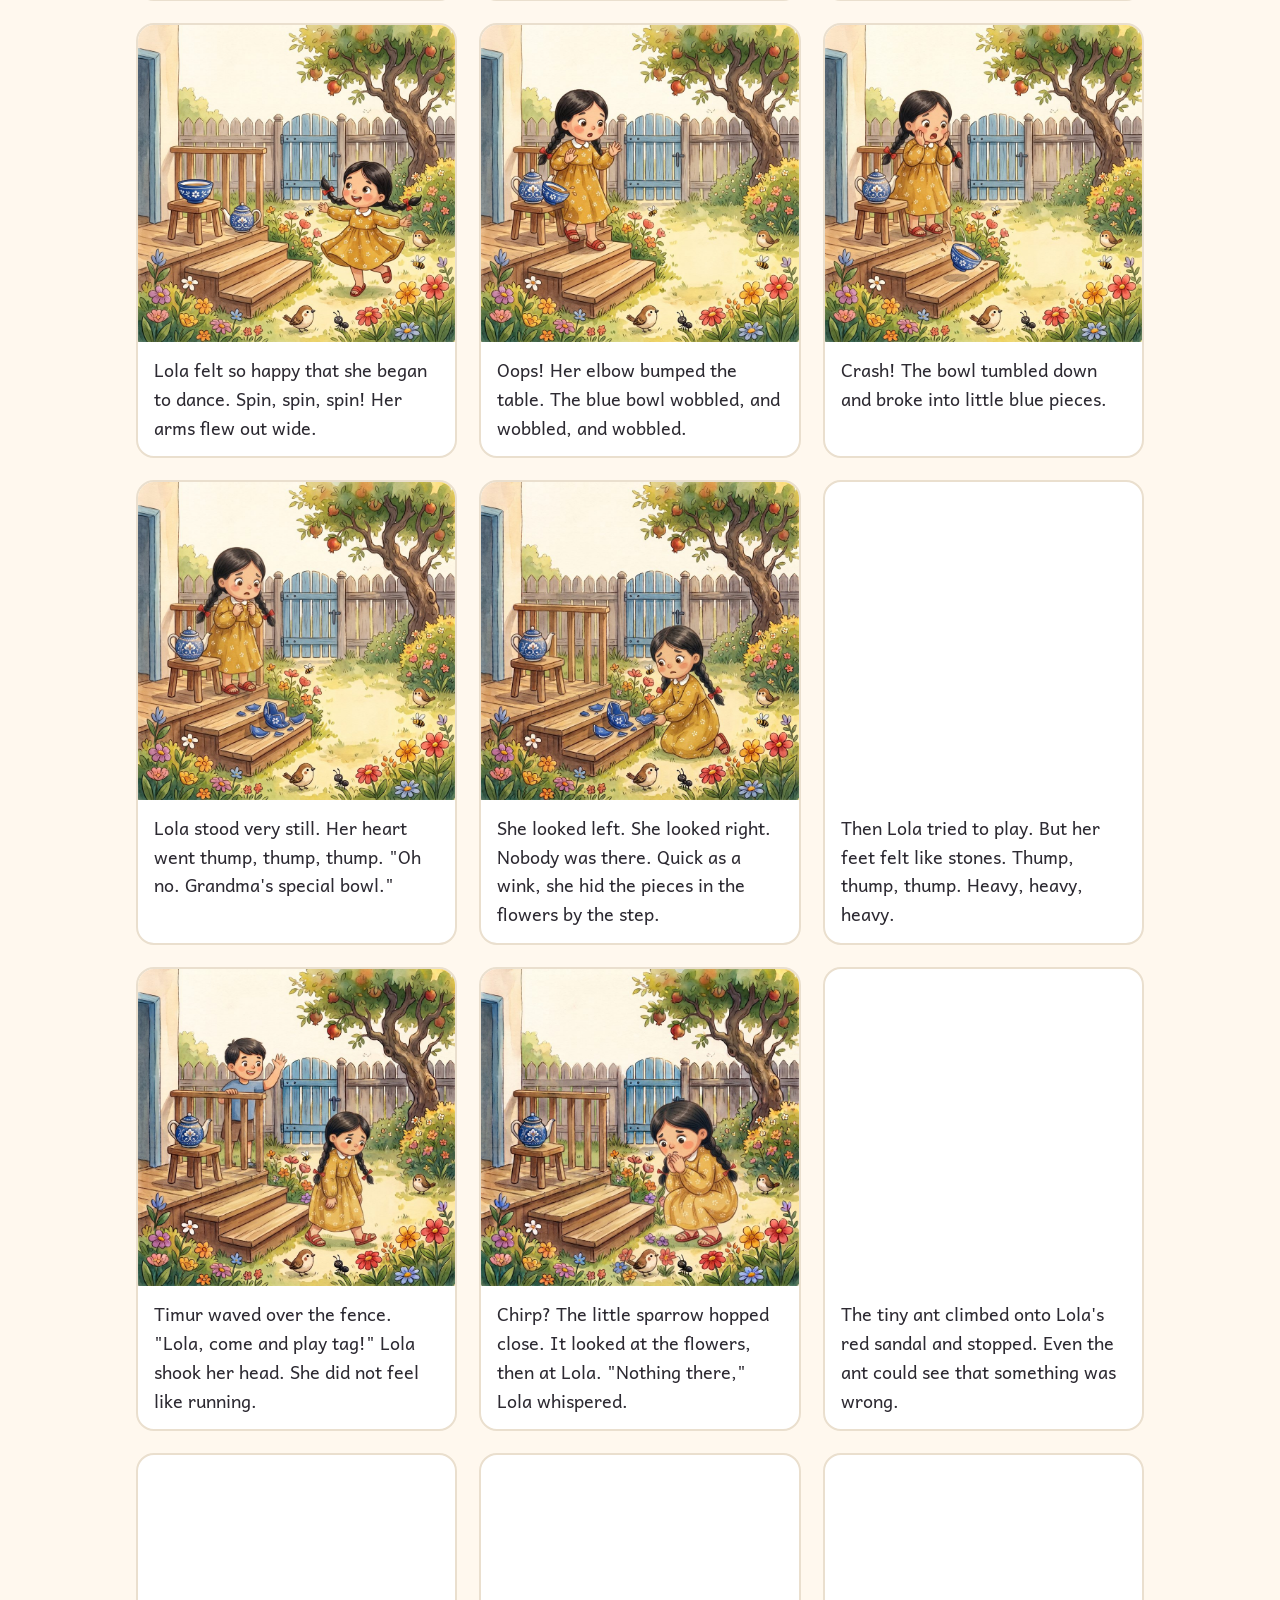
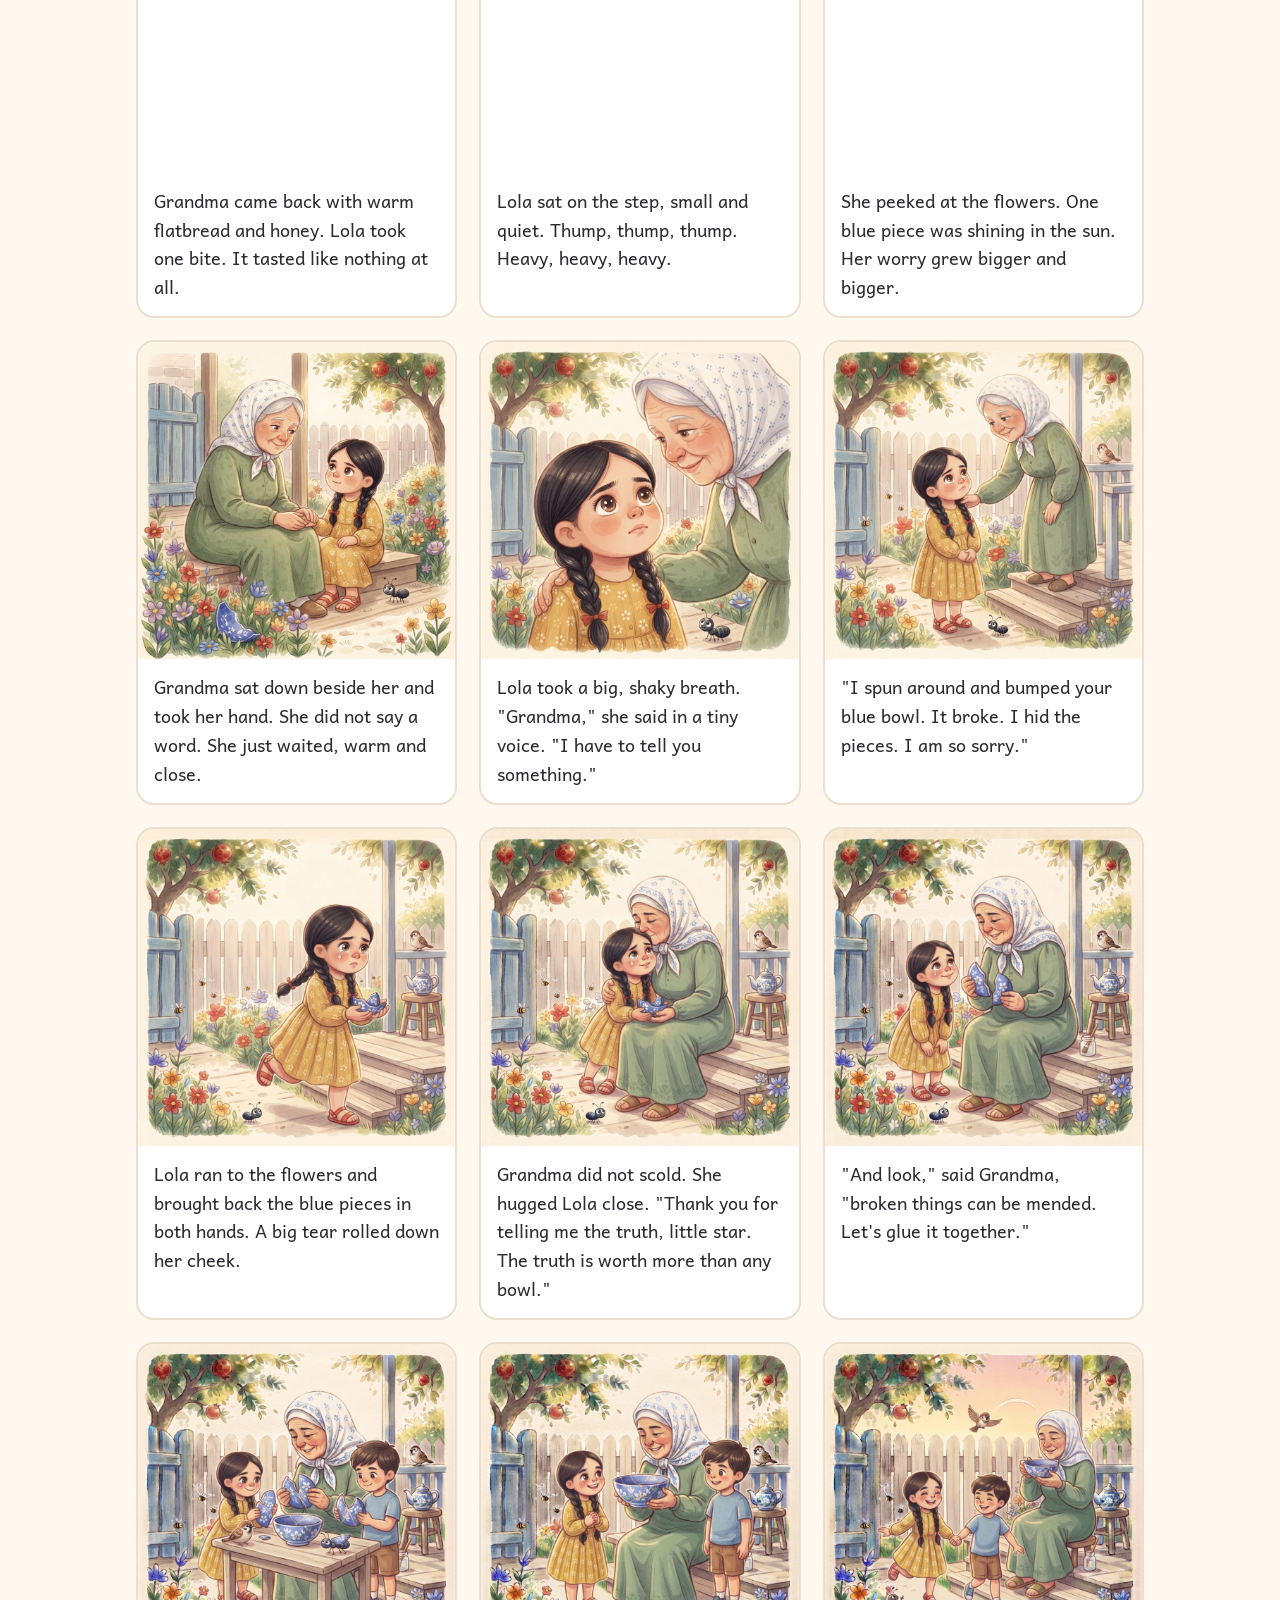
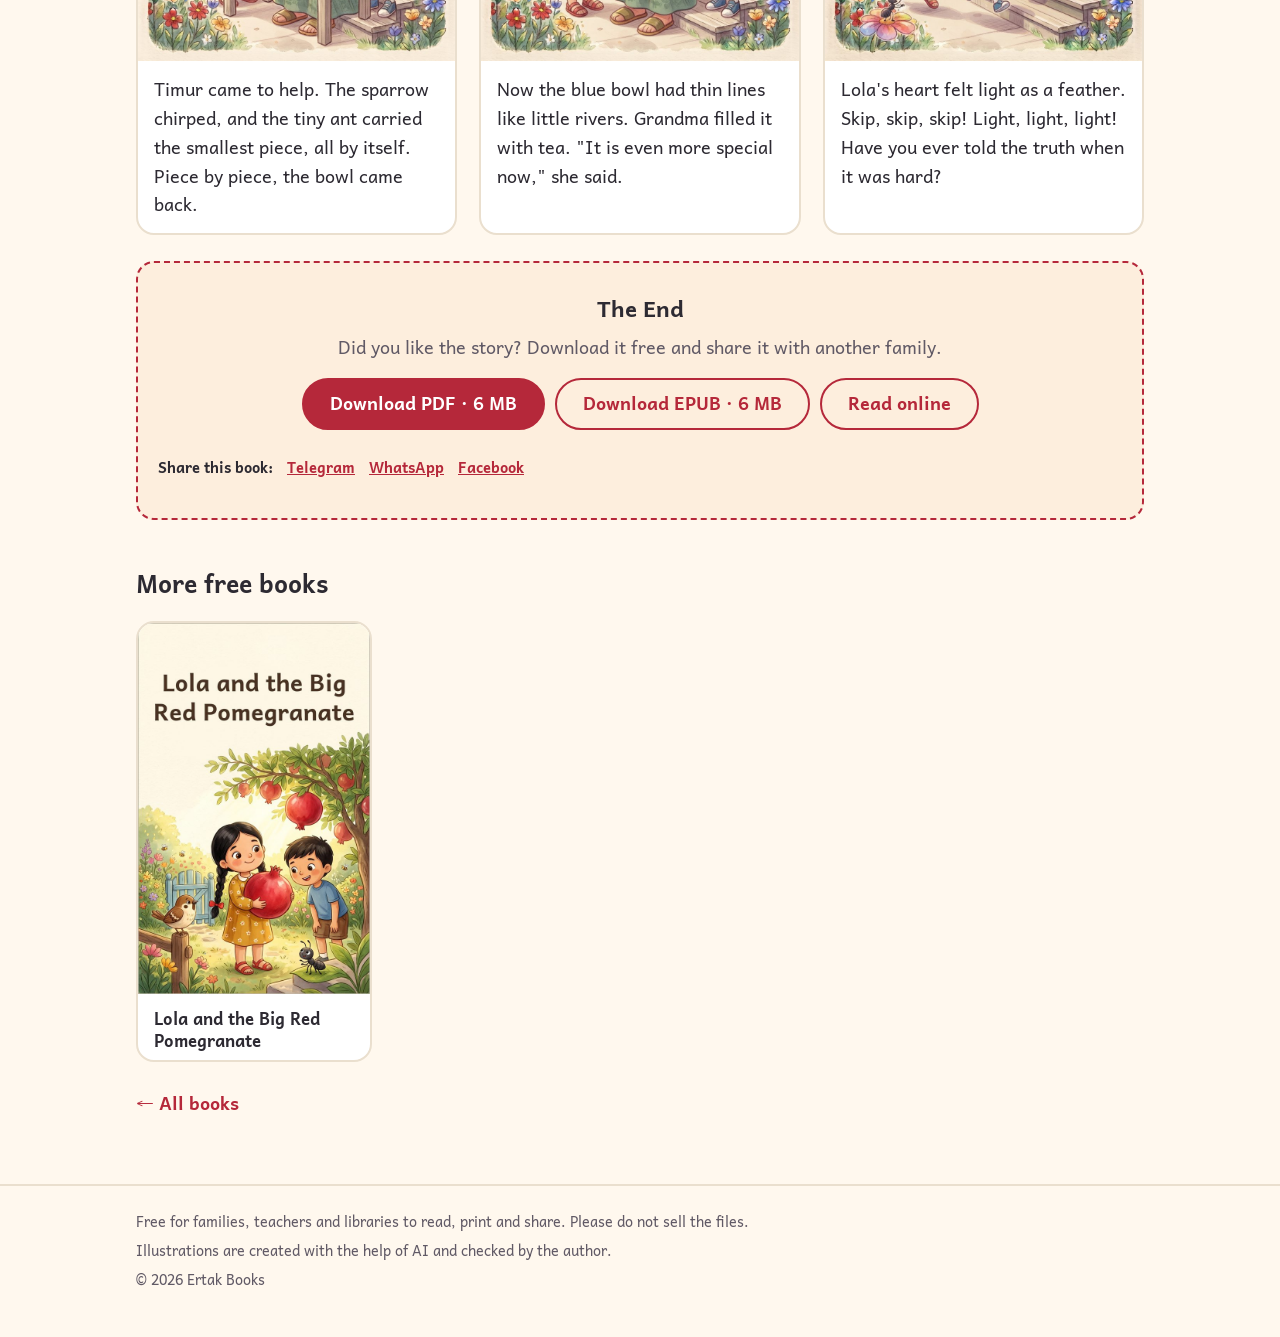
<file: en/books/002/index.html>
<!doctype html>
<html lang="en"><head><meta charset="utf-8">
<meta name="viewport" content="width=device-width,initial-scale=1">
<title>Lola and the Blue Tea Bowl: Free Children&#x27;s Book, PDF &amp; EPUB Download</title>
<meta name="description" content="Download &quot;Lola and the Blue Tea Bowl&quot; free: a picture book for kids ages 3–6 to read aloud. Get the PDF or EPUB, or read it online. No sign-up.">
<meta property="og:title" content="Lola and the Blue Tea Bowl: Free Children&#x27;s Book, PDF &amp; EPUB Download"><meta property="og:description" content="Download &quot;Lola and the Blue Tea Bowl&quot; free: a picture book for kids ages 3–6 to read aloud. Get the PDF or EPUB, or read it online. No sign-up.">
<link rel="canonical" href="https://iskandaralimov1234-ai.github.io/ertak-books-site/en/books/002/"><meta property="og:url" content="https://iskandaralimov1234-ai.github.io/ertak-books-site/en/books/002/"><meta property="og:image" content="https://iskandaralimov1234-ai.github.io/ertak-books-site/img/002/cover-en.jpg"><meta name="twitter:image" content="https://iskandaralimov1234-ai.github.io/ertak-books-site/img/002/cover-en.jpg"><meta property="og:type" content="book"><meta property="og:site_name" content="Ertak Books"><meta property="og:locale" content="en_US"><meta name="twitter:card" content="summary_large_image"><meta name="twitter:title" content="Lola and the Blue Tea Bowl: Free Children&#x27;s Book, PDF &amp; EPUB Download"><meta name="twitter:description" content="Download &quot;Lola and the Blue Tea Bowl&quot; free: a picture book for kids ages 3–6 to read aloud. Get the PDF or EPUB, or read it online. No sign-up."><meta name="robots" content="index,follow,max-image-preview:large"><meta name="theme-color" content="#b5283a"><link rel="alternate" hreflang="en" href="https://iskandaralimov1234-ai.github.io/ertak-books-site/en/books/002/"><link rel="alternate" hreflang="ru" href="https://iskandaralimov1234-ai.github.io/ertak-books-site/ru/books/002/"><link rel="alternate" hreflang="uz" href="https://iskandaralimov1234-ai.github.io/ertak-books-site/uz/books/002/"><link rel="alternate" hreflang="x-default" href="https://iskandaralimov1234-ai.github.io/ertak-books-site/en/books/002/"><link rel="stylesheet" href="../../../style.css"><script type="application/ld+json">{"@context":"https://schema.org","@type":"Book","name":"Lola and the Blue Tea Bowl","inLanguage":"en","description":"While twirling in the garden, Lola accidentally breaks Grandma's favorite blue tea bowl. She hides the pieces and tells nobody, but her feet feel heavy, her snack tastes like nothing, and even the sparrow and the tiny ant seem to notice. When Lola finally finds the courage to tell the truth, Grandma shows her that honesty matters more than any bowl, and that broken things can be mended. A warm picture book with rhythm, repeated phrases and sound words, made for reading aloud with children ages 3–6.","image":"https://iskandaralimov1234-ai.github.io/ertak-books-site/img/002/cover-en.jpg","url":"https://iskandaralimov1234-ai.github.io/ertak-books-site/en/books/002/","isAccessibleForFree":true,"numberOfPages":24,"publisher":{"@type":"Organization","name":"Ertak Books"},"author":{"@type":"Organization","name":"Ertak Books"},"audience":{"@type":"PeopleAudience","suggestedMinAge":3,"suggestedMaxAge":6},"offers":{"@type":"Offer","price":"0","priceCurrency":"USD","availability":"https://schema.org/InStock"},"workExample":[{"@type":"Book","bookFormat":"https://schema.org/EBook","encodingFormat":"application/epub+zip","inLanguage":"en","isAccessibleForFree":true,"url":"https://iskandaralimov1234-ai.github.io/ertak-books-site/files/books/lola-blue-tea-bowl-en.epub"},{"@type":"Book","bookFormat":"https://schema.org/EBook","encodingFormat":"application/pdf","inLanguage":"en","isAccessibleForFree":true,"url":"https://iskandaralimov1234-ai.github.io/ertak-books-site/files/books/lola-blue-tea-bowl-en.pdf"}]}</script><script type="application/ld+json">{"@context":"https://schema.org","@type":"BreadcrumbList","itemListElement":[{"@type":"ListItem","position":1,"name":"Home","item":"https://iskandaralimov1234-ai.github.io/ertak-books-site/en/"},{"@type":"ListItem","position":2,"name":"Lola and the Blue Tea Bowl","item":"https://iskandaralimov1234-ai.github.io/ertak-books-site/en/books/002/"}]}</script></head><body class="has-sticky"><header class="top"><div class="wrap">
<a class="logo" href="../../../en/">Ertak Books</a>
<nav class="langs" aria-label="Language"><a href="../../../en/books/002/" hreflang="en" lang="en" aria-current=true>English</a><a href="../../../ru/books/002/" hreflang="ru" lang="ru">Русский</a><a href="../../../uz/books/002/" hreflang="uz" lang="uz">O&#x27;zbekcha</a></nav></div></header><main class="wrap"><nav class="crumbs" aria-label="breadcrumb"><a href="../../">Home</a> › Lola and the Blue Tea Bowl</nav>
<article class="book">
<div class="cover"><img src="../../../img/002/cover-en.jpg" alt="Lola and the Blue Tea Bowl" width="600" height="960" loading="eager" decoding="async" fetchpriority="high"></div>
<div class="info"><h1>Lola and the Blue Tea Bowl</h1><p class="sub">A Gentle Story About Telling the Truth for Kids Ages 3–6</p>
<div class="meta"><span>Ages: 3–6</span><span>Pages: 24</span><span>Free</span></div>
<div class="buy" id="download"><p class="price">Free</p><p class="what">Free download: PDF and EPUB, or read online</p><div class="row"><a class="btn" href="../../../files/books/lola-blue-tea-bowl-en.pdf" download>Download PDF · 6 MB</a><a class="btn alt" href="../../../files/books/lola-blue-tea-bowl-en.epub" download>Download EPUB · 6 MB</a><a class="btn alt" href="#read">Read online</a></div><ul class="ticks"><li>No sign-up, no payment</li><li>Reads on phone, tablet, e-reader or computer</li><li>Free to print and share with your family and class</li></ul><div class="share"><strong>Share this book:</strong> <a href="https://t.me/share/url?url=https%3A//iskandaralimov1234-ai.github.io/ertak-books-site/en/books/002/&amp;text=Lola%20and%20the%20Blue%20Tea%20Bowl" rel="noopener" target="_blank">Telegram</a><a href="https://wa.me/?text=Lola%20and%20the%20Blue%20Tea%20Bowl%20https%3A//iskandaralimov1234-ai.github.io/ertak-books-site/en/books/002/" rel="noopener" target="_blank">WhatsApp</a><a href="https://www.facebook.com/sharer/sharer.php?u=https%3A//iskandaralimov1234-ai.github.io/ertak-books-site/en/books/002/" rel="noopener" target="_blank">Facebook</a></div></div><p class="desc">While twirling in the garden, Lola accidentally breaks Grandma&#x27;s favorite blue tea bowl. She hides the pieces and tells nobody, but her feet feel heavy, her snack tastes like nothing, and even the sparrow and the tiny ant seem to notice. When Lola finally finds the courage to tell the truth, Grandma shows her that honesty matters more than any bowl, and that broken things can be mended. A warm picture book with rhythm, repeated phrases and sound words, made for reading aloud with children ages 3–6.</p><p class="langlinks">Also available in: <a href="../../../ru/books/002/" hreflang="ru" lang="ru">Русский</a><a href="../../../uz/books/002/" hreflang="uz" lang="uz">O&#x27;zbekcha</a></p></div></article><section id="read"><h2>Read online</h2><div class="spread"><figure><img src="../../../img/002/page-01.jpg" alt="Behind the little blue gate, Grandma had a favorite tea bowl. It was blue, with a pretty white pattern." width="900" height="900" loading="lazy" decoding="async"><figcaption>Behind the little blue gate, Grandma had a favorite tea bowl. It was blue, with a pretty white pattern.</figcaption></figure><figure><img src="../../../img/002/page-02.jpg" alt="Every morning, Grandma filled it with warm tea. &quot;My blue bowl keeps my hands warm and my heart happy,&quot; she said." width="900" height="900" loading="lazy" decoding="async"><figcaption>Every morning, Grandma filled it with warm tea. &quot;My blue bowl keeps my hands warm and my heart happy,&quot; she said.</figcaption></figure><figure><img src="../../../img/002/page-03.jpg" alt="One sunny day, Grandma went to pick fresh mint. She left the blue bowl on the porch table. &quot;Back soon, little star!&quot;" width="900" height="900" loading="lazy" decoding="async"><figcaption>One sunny day, Grandma went to pick fresh mint. She left the blue bowl on the porch table. &quot;Back soon, little star!&quot;</figcaption></figure><figure><img src="../../../img/002/page-04.jpg" alt="Lola felt so happy that she began to dance. Spin, spin, spin! Her arms flew out wide." width="900" height="900" loading="lazy" decoding="async"><figcaption>Lola felt so happy that she began to dance. Spin, spin, spin! Her arms flew out wide.</figcaption></figure><figure><img src="../../../img/002/page-05.jpg" alt="Oops! Her elbow bumped the table. The blue bowl wobbled, and wobbled, and wobbled." width="900" height="900" loading="lazy" decoding="async"><figcaption>Oops! Her elbow bumped the table. The blue bowl wobbled, and wobbled, and wobbled.</figcaption></figure><figure><img src="../../../img/002/page-06.jpg" alt="Crash! The bowl tumbled down and broke into little blue pieces." width="900" height="900" loading="lazy" decoding="async"><figcaption>Crash! The bowl tumbled down and broke into little blue pieces.</figcaption></figure><figure><img src="../../../img/002/page-07.jpg" alt="Lola stood very still. Her heart went thump, thump, thump. &quot;Oh no. Grandma&#x27;s special bowl.&quot;" width="900" height="900" loading="lazy" decoding="async"><figcaption>Lola stood very still. Her heart went thump, thump, thump. &quot;Oh no. Grandma&#x27;s special bowl.&quot;</figcaption></figure><figure><img src="../../../img/002/page-08.jpg" alt="She looked left. She looked right. Nobody was there. Quick as a wink, she hid the pieces in the flowers by the step." width="900" height="900" loading="lazy" decoding="async"><figcaption>She looked left. She looked right. Nobody was there. Quick as a wink, she hid the pieces in the flowers by the step.</figcaption></figure><figure><img src="../../../img/002/page-09.jpg" alt="Then Lola tried to play. But her feet felt like stones. Thump, thump, thump. Heavy, heavy, heavy." width="900" height="900" loading="lazy" decoding="async"><figcaption>Then Lola tried to play. But her feet felt like stones. Thump, thump, thump. Heavy, heavy, heavy.</figcaption></figure><figure><img src="../../../img/002/page-10.jpg" alt="Timur waved over the fence. &quot;Lola, come and play tag!&quot; Lola shook her head. She did not feel like running." width="900" height="900" loading="lazy" decoding="async"><figcaption>Timur waved over the fence. &quot;Lola, come and play tag!&quot; Lola shook her head. She did not feel like running.</figcaption></figure><figure><img src="../../../img/002/page-11.jpg" alt="Chirp? The little sparrow hopped close. It looked at the flowers, then at Lola. &quot;Nothing there,&quot; Lola whispered." width="900" height="900" loading="lazy" decoding="async"><figcaption>Chirp? The little sparrow hopped close. It looked at the flowers, then at Lola. &quot;Nothing there,&quot; Lola whispered.</figcaption></figure><figure><img src="../../../img/002/page-12.jpg" alt="The tiny ant climbed onto Lola&#x27;s red sandal and stopped. Even the ant could see that something was wrong." width="900" height="900" loading="lazy" decoding="async"><figcaption>The tiny ant climbed onto Lola&#x27;s red sandal and stopped. Even the ant could see that something was wrong.</figcaption></figure><figure><img src="../../../img/002/page-13.jpg" alt="Grandma came back with warm flatbread and honey. Lola took one bite. It tasted like nothing at all." width="900" height="900" loading="lazy" decoding="async"><figcaption>Grandma came back with warm flatbread and honey. Lola took one bite. It tasted like nothing at all.</figcaption></figure><figure><img src="../../../img/002/page-14.jpg" alt="Lola sat on the step, small and quiet. Thump, thump, thump. Heavy, heavy, heavy." width="900" height="900" loading="lazy" decoding="async"><figcaption>Lola sat on the step, small and quiet. Thump, thump, thump. Heavy, heavy, heavy.</figcaption></figure><figure><img src="../../../img/002/page-15.jpg" alt="She peeked at the flowers. One blue piece was shining in the sun. Her worry grew bigger and bigger." width="900" height="900" loading="lazy" decoding="async"><figcaption>She peeked at the flowers. One blue piece was shining in the sun. Her worry grew bigger and bigger.</figcaption></figure><figure><img src="../../../img/002/page-16.jpg" alt="Grandma sat down beside her and took her hand. She did not say a word. She just waited, warm and close." width="900" height="900" loading="lazy" decoding="async"><figcaption>Grandma sat down beside her and took her hand. She did not say a word. She just waited, warm and close.</figcaption></figure><figure><img src="../../../img/002/page-17.jpg" alt="Lola took a big, shaky breath. &quot;Grandma,&quot; she said in a tiny voice. &quot;I have to tell you something.&quot;" width="900" height="900" loading="lazy" decoding="async"><figcaption>Lola took a big, shaky breath. &quot;Grandma,&quot; she said in a tiny voice. &quot;I have to tell you something.&quot;</figcaption></figure><figure><img src="../../../img/002/page-18.jpg" alt="&quot;I spun around and bumped your blue bowl. It broke. I hid the pieces. I am so sorry.&quot;" width="900" height="900" loading="lazy" decoding="async"><figcaption>&quot;I spun around and bumped your blue bowl. It broke. I hid the pieces. I am so sorry.&quot;</figcaption></figure><figure><img src="../../../img/002/page-19.jpg" alt="Lola ran to the flowers and brought back the blue pieces in both hands. A big tear rolled down her cheek." width="900" height="900" loading="lazy" decoding="async"><figcaption>Lola ran to the flowers and brought back the blue pieces in both hands. A big tear rolled down her cheek.</figcaption></figure><figure><img src="../../../img/002/page-20.jpg" alt="Grandma did not scold. She hugged Lola close. &quot;Thank you for telling me the truth, little star. The truth is worth more than any bowl.&quot;" width="900" height="900" loading="lazy" decoding="async"><figcaption>Grandma did not scold. She hugged Lola close. &quot;Thank you for telling me the truth, little star. The truth is worth more than any bowl.&quot;</figcaption></figure><figure><img src="../../../img/002/page-21.jpg" alt="&quot;And look,&quot; said Grandma, &quot;broken things can be mended. Let&#x27;s glue it together.&quot;" width="900" height="900" loading="lazy" decoding="async"><figcaption>&quot;And look,&quot; said Grandma, &quot;broken things can be mended. Let&#x27;s glue it together.&quot;</figcaption></figure><figure><img src="../../../img/002/page-22.jpg" alt="Timur came to help. The sparrow chirped, and the tiny ant carried the smallest piece, all by itself. Piece by piece, the bowl came back." width="900" height="900" loading="lazy" decoding="async"><figcaption>Timur came to help. The sparrow chirped, and the tiny ant carried the smallest piece, all by itself. Piece by piece, the bowl came back.</figcaption></figure><figure><img src="../../../img/002/page-23.jpg" alt="Now the blue bowl had thin lines like little rivers. Grandma filled it with tea. &quot;It is even more special now,&quot; she said." width="900" height="900" loading="lazy" decoding="async"><figcaption>Now the blue bowl had thin lines like little rivers. Grandma filled it with tea. &quot;It is even more special now,&quot; she said.</figcaption></figure><figure><img src="../../../img/002/page-24.jpg" alt="Lola&#x27;s heart felt light as a feather. Skip, skip, skip! Light, light, light! Have you ever told the truth when it was hard?" width="900" height="900" loading="lazy" decoding="async"><figcaption>Lola&#x27;s heart felt light as a feather. Skip, skip, skip! Light, light, light! Have you ever told the truth when it was hard?</figcaption></figure></div><div class="tbc"><h3>The End</h3><p>Did you like the story? Download it free and share it with another family.</p><div class="row"><a class="btn" href="../../../files/books/lola-blue-tea-bowl-en.pdf" download>Download PDF · 6 MB</a><a class="btn alt" href="../../../files/books/lola-blue-tea-bowl-en.epub" download>Download EPUB · 6 MB</a><a class="btn alt" href="#read">Read online</a></div><div class="share"><strong>Share this book:</strong> <a href="https://t.me/share/url?url=https%3A//iskandaralimov1234-ai.github.io/ertak-books-site/en/books/002/&amp;text=Lola%20and%20the%20Blue%20Tea%20Bowl" rel="noopener" target="_blank">Telegram</a><a href="https://wa.me/?text=Lola%20and%20the%20Blue%20Tea%20Bowl%20https%3A//iskandaralimov1234-ai.github.io/ertak-books-site/en/books/002/" rel="noopener" target="_blank">WhatsApp</a><a href="https://www.facebook.com/sharer/sharer.php?u=https%3A//iskandaralimov1234-ai.github.io/ertak-books-site/en/books/002/" rel="noopener" target="_blank">Facebook</a></div></div></section><section><h2>More free books</h2><div class="grid"><article class="card"><a class="pic" href="../001/"><img src="../../../img/001/cover-en.jpg" alt="Lola and the Big Red Pomegranate" width="600" height="960" loading="lazy" decoding="async"></a><div class="body"><h3><a href="../001/">Lola and the Big Red Pomegranate</a></h3></div></article></div></section><p><a class="link" href="../../">← All books</a></p></main><footer><div class="wrap"><p>Free for families, teachers and libraries to read, print and share. Please do not sell the files.</p><p>Illustrations are created with the help of AI and checked by the author.</p><p>© 2026 Ertak Books</p></div></footer><div class="sticky"><div class="t"><strong>Free</strong><small>Lola and the Blue Tea Bowl</small></div><a class="btn" href="../../../files/books/lola-blue-tea-bowl-en.pdf" download>Free download</a></div></body></html>
</file>
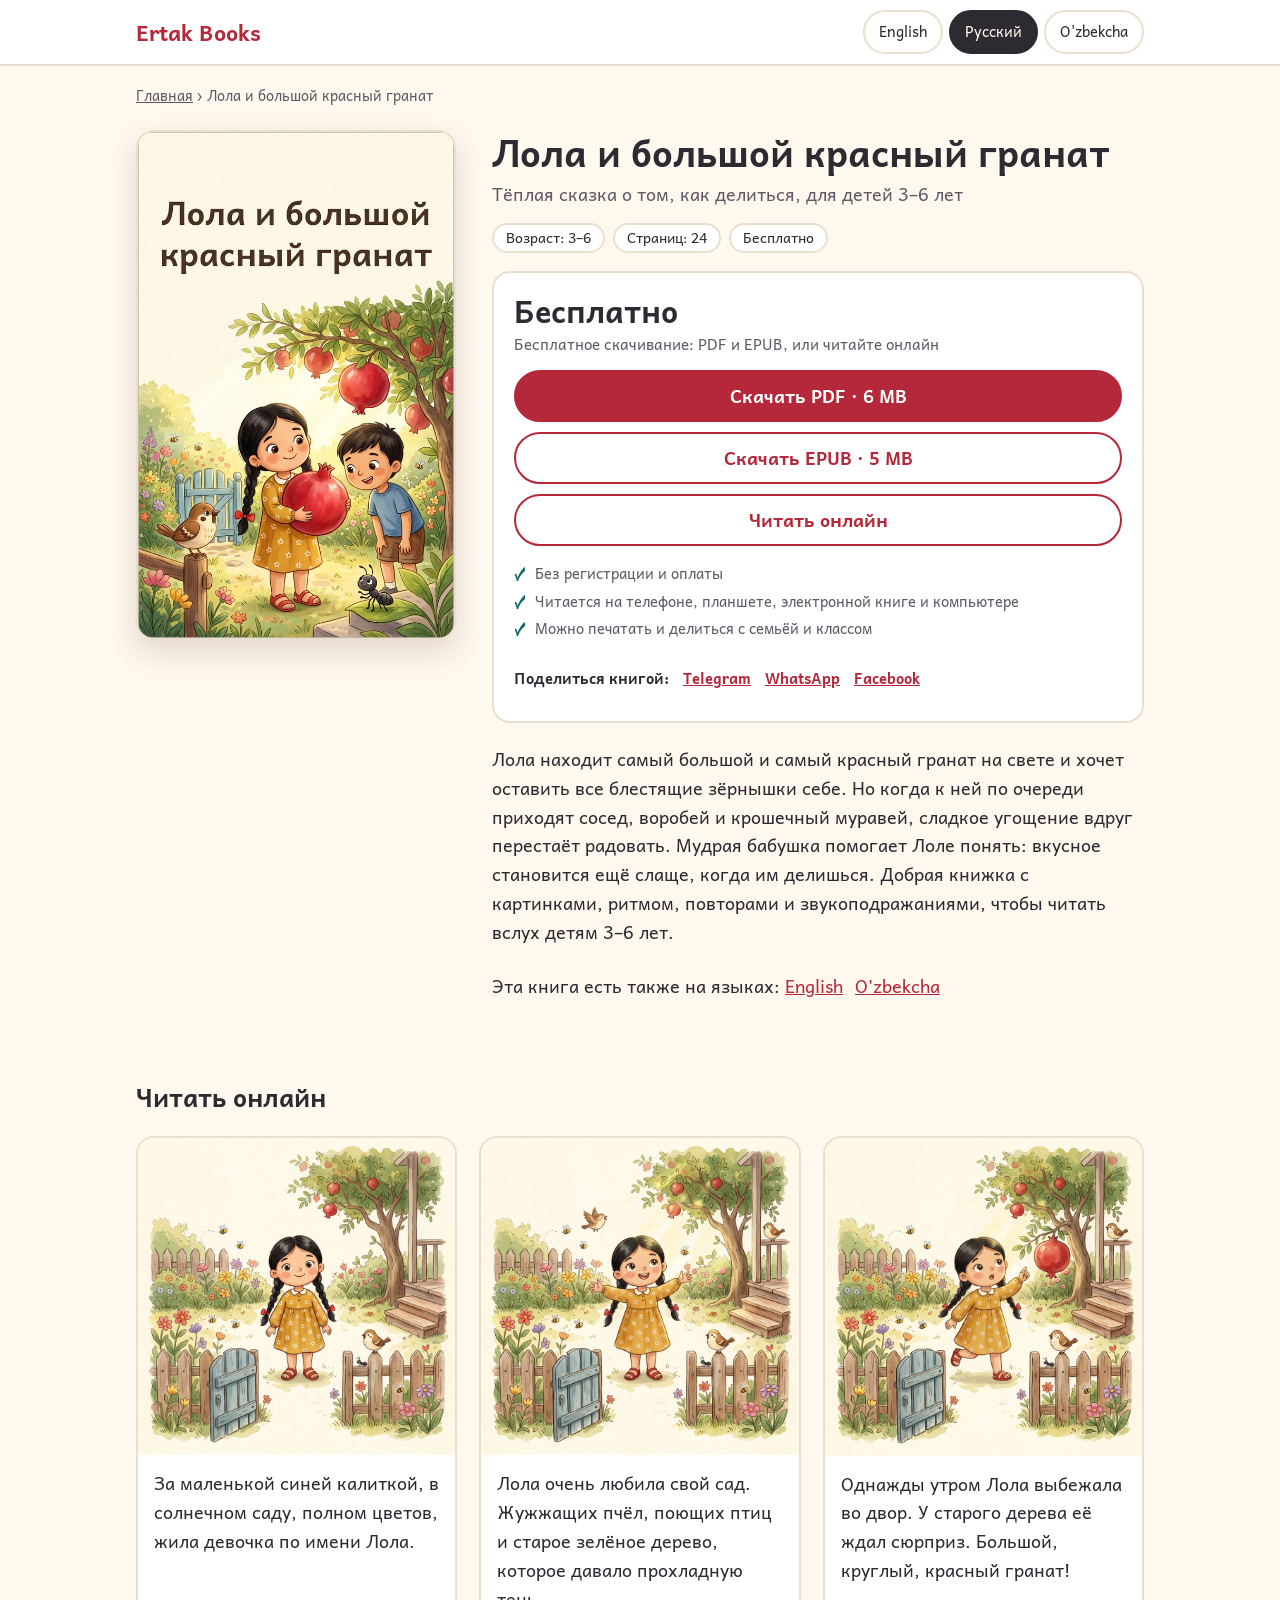
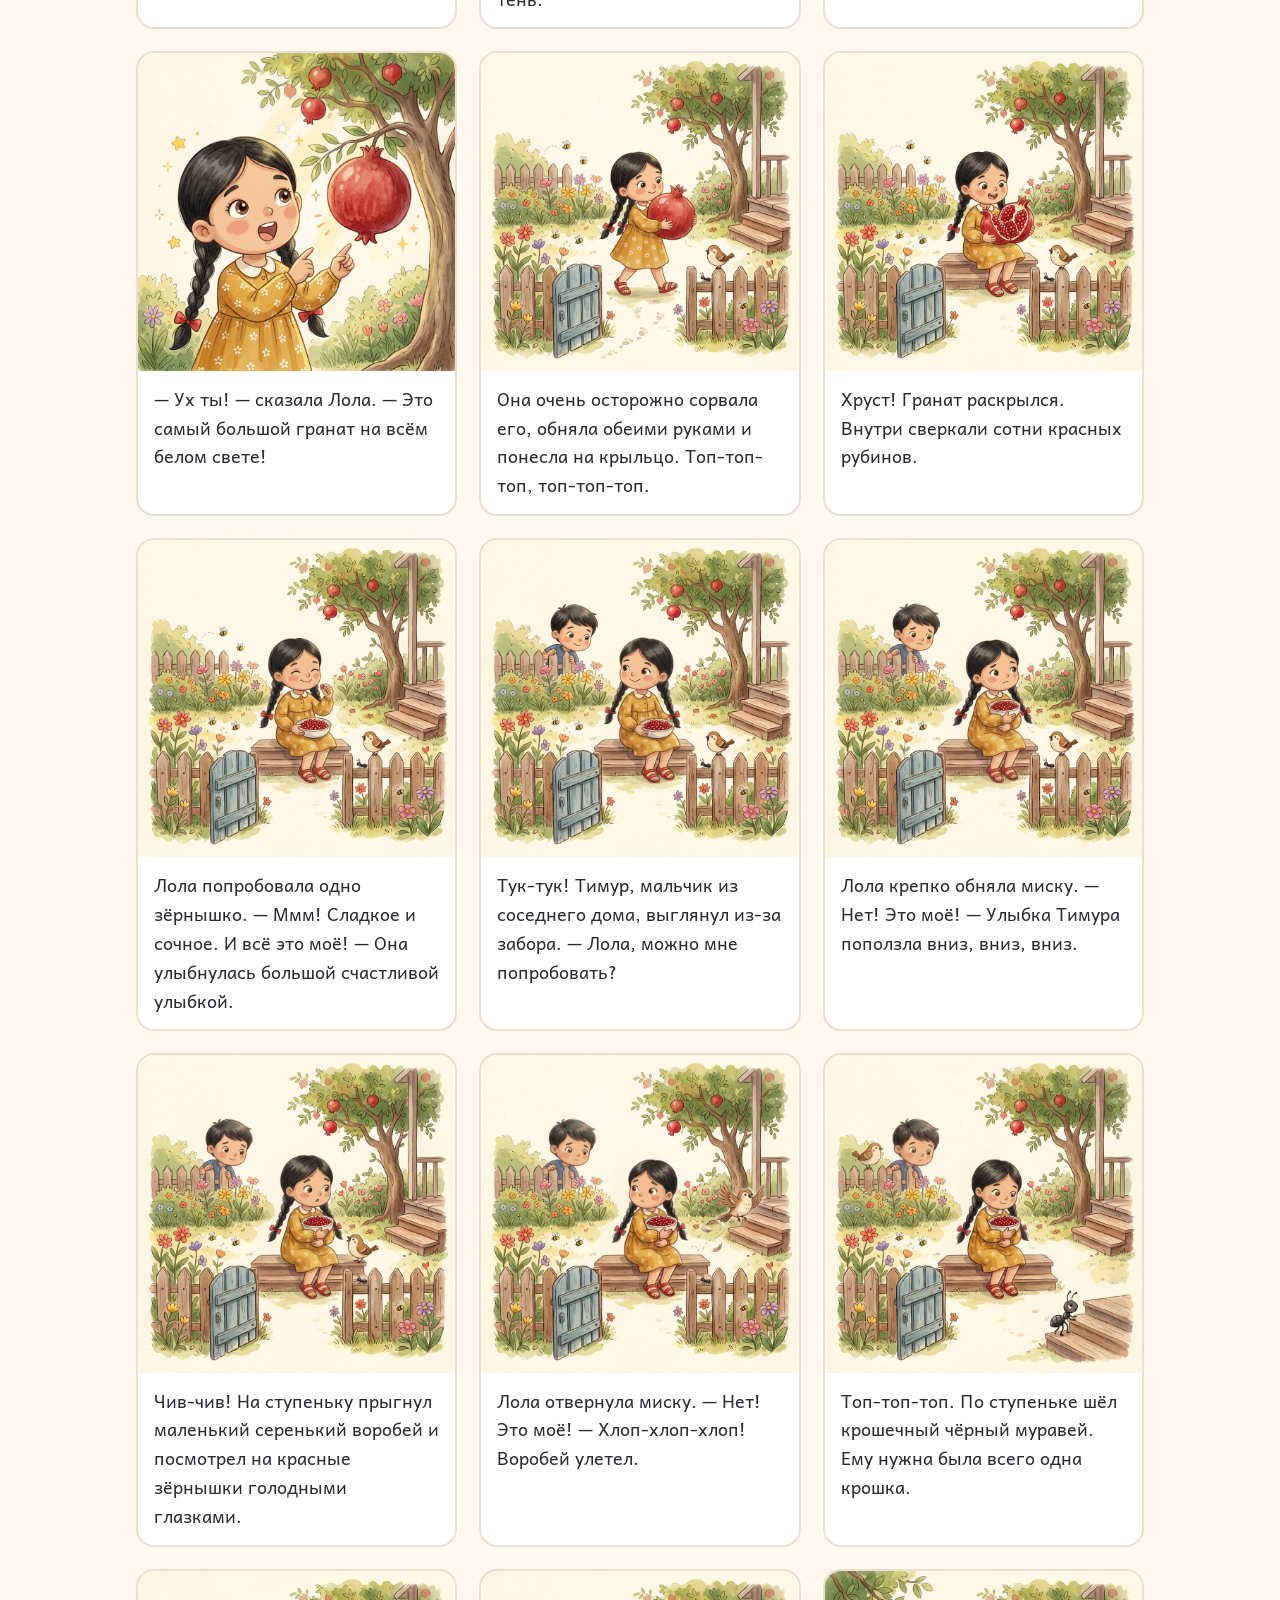
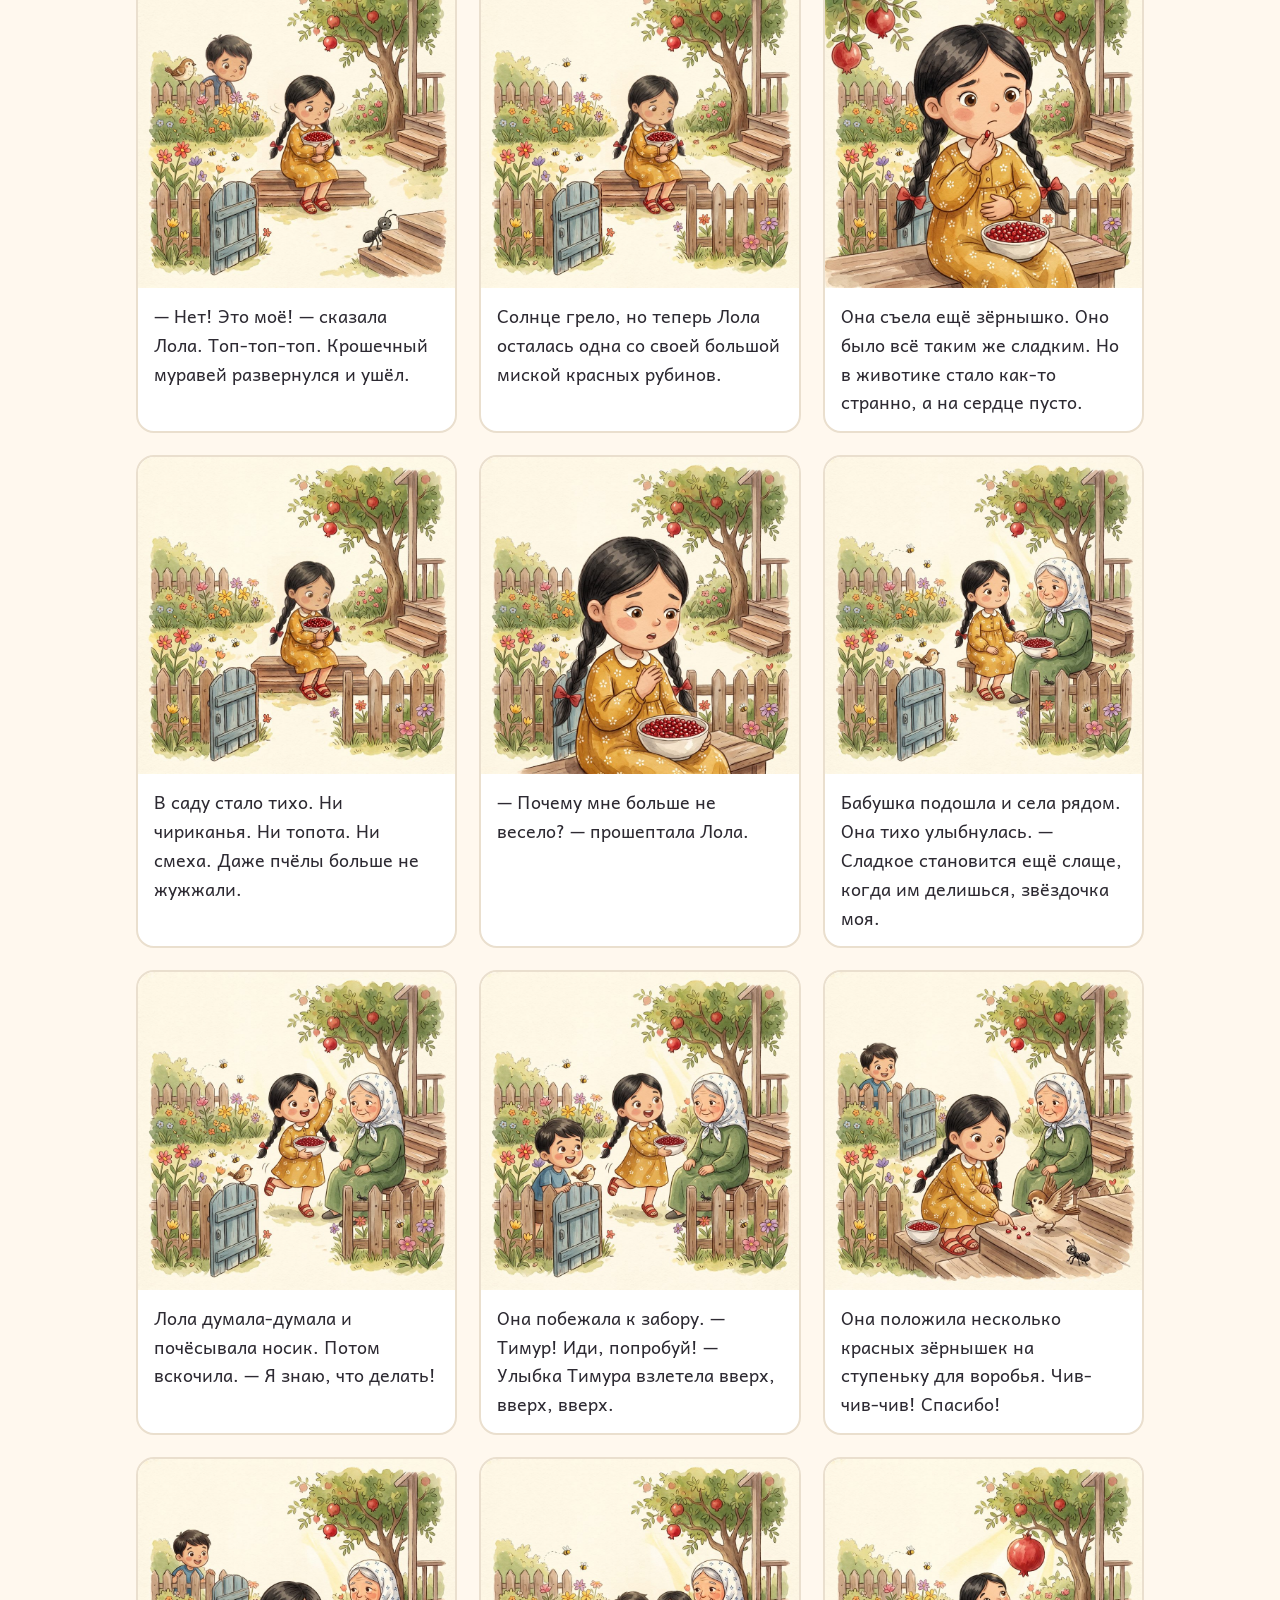
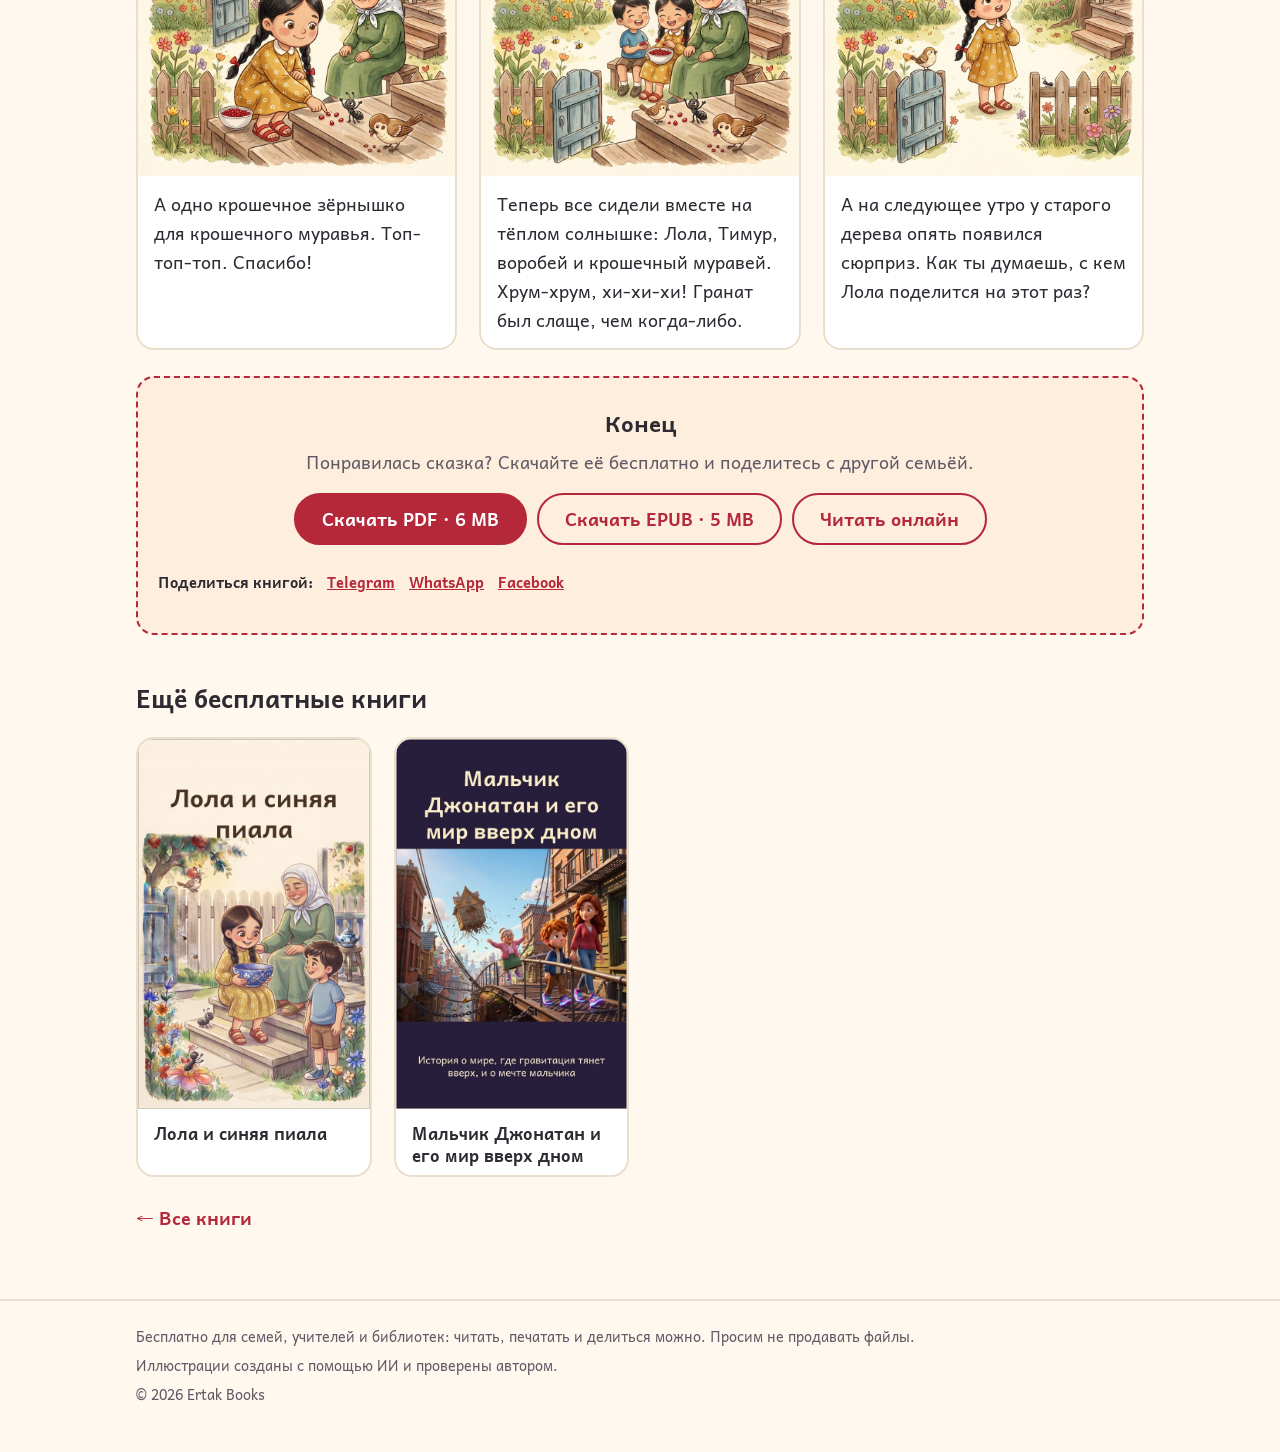
<file: ru/books/001/index.html>
<!doctype html>
<html lang="ru"><head><meta charset="utf-8">
<meta name="viewport" content="width=device-width,initial-scale=1">
<title>Лола и большой красный гранат: детская книга, скачать бесплатно (PDF, EPUB)</title>
<meta name="description" content="Скачайте бесплатно «Лола и большой красный гранат»: книжка с картинками для детей 3–6 лет для чтения вслух. Файлы PDF и EPUB или чтение онлайн. Без регистрации.">
<meta property="og:title" content="Лола и большой красный гранат: детская книга, скачать бесплатно (PDF, EPUB)"><meta property="og:description" content="Скачайте бесплатно «Лола и большой красный гранат»: книжка с картинками для детей 3–6 лет для чтения вслух. Файлы PDF и EPUB или чтение онлайн. Без регистрации.">
<link rel="canonical" href="https://iskandaralimov1234-ai.github.io/ertak-books-site/ru/books/001/"><meta property="og:url" content="https://iskandaralimov1234-ai.github.io/ertak-books-site/ru/books/001/"><meta property="og:image" content="https://iskandaralimov1234-ai.github.io/ertak-books-site/img/001/cover-ru.jpg"><meta name="twitter:image" content="https://iskandaralimov1234-ai.github.io/ertak-books-site/img/001/cover-ru.jpg"><meta property="og:type" content="book"><meta property="og:site_name" content="Ertak Books"><meta property="og:locale" content="ru_RU"><meta name="twitter:card" content="summary_large_image"><meta name="twitter:title" content="Лола и большой красный гранат: детская книга, скачать бесплатно (PDF, EPUB)"><meta name="twitter:description" content="Скачайте бесплатно «Лола и большой красный гранат»: книжка с картинками для детей 3–6 лет для чтения вслух. Файлы PDF и EPUB или чтение онлайн. Без регистрации."><meta name="robots" content="index,follow,max-image-preview:large"><meta name="theme-color" content="#b5283a"><link rel="alternate" hreflang="en" href="https://iskandaralimov1234-ai.github.io/ertak-books-site/en/books/001/"><link rel="alternate" hreflang="ru" href="https://iskandaralimov1234-ai.github.io/ertak-books-site/ru/books/001/"><link rel="alternate" hreflang="uz" href="https://iskandaralimov1234-ai.github.io/ertak-books-site/uz/books/001/"><link rel="alternate" hreflang="x-default" href="https://iskandaralimov1234-ai.github.io/ertak-books-site/en/books/001/"><link rel="stylesheet" href="../../../style.css"><script type="application/ld+json">{"@context":"https://schema.org","@type":"Book","name":"Лола и большой красный гранат","inLanguage":"ru","description":"Лола находит самый большой и самый красный гранат на свете и хочет оставить все блестящие зёрнышки себе. Но когда к ней по очереди приходят сосед, воробей и крошечный муравей, сладкое угощение вдруг перестаёт радовать. Мудрая бабушка помогает Лоле понять: вкусное становится ещё слаще, когда им делишься. Добрая книжка с картинками, ритмом, повторами и звукоподражаниями, чтобы читать вслух детям 3–6 лет.","image":"https://iskandaralimov1234-ai.github.io/ertak-books-site/img/001/cover-ru.jpg","url":"https://iskandaralimov1234-ai.github.io/ertak-books-site/ru/books/001/","isAccessibleForFree":true,"numberOfPages":24,"publisher":{"@type":"Organization","name":"Ertak Books"},"author":{"@type":"Organization","name":"Ertak Books"},"audience":{"@type":"PeopleAudience","suggestedMinAge":3,"suggestedMaxAge":6},"offers":{"@type":"Offer","price":"0","priceCurrency":"USD","availability":"https://schema.org/InStock"},"workExample":[{"@type":"Book","bookFormat":"https://schema.org/EBook","encodingFormat":"application/epub+zip","inLanguage":"ru","isAccessibleForFree":true,"url":"https://iskandaralimov1234-ai.github.io/ertak-books-site/files/books/lola-pomegranate-ru.epub"},{"@type":"Book","bookFormat":"https://schema.org/EBook","encodingFormat":"application/pdf","inLanguage":"ru","isAccessibleForFree":true,"url":"https://iskandaralimov1234-ai.github.io/ertak-books-site/files/books/lola-pomegranate-ru.pdf"}]}</script><script type="application/ld+json">{"@context":"https://schema.org","@type":"BreadcrumbList","itemListElement":[{"@type":"ListItem","position":1,"name":"Главная","item":"https://iskandaralimov1234-ai.github.io/ertak-books-site/ru/"},{"@type":"ListItem","position":2,"name":"Лола и большой красный гранат","item":"https://iskandaralimov1234-ai.github.io/ertak-books-site/ru/books/001/"}]}</script></head><body class="has-sticky"><header class="top"><div class="wrap">
<a class="logo" href="../../../ru/">Ertak Books</a>
<nav class="langs" aria-label="Язык"><a href="../../../en/books/001/" hreflang="en" lang="en">English</a><a href="../../../ru/books/001/" hreflang="ru" lang="ru" aria-current=true>Русский</a><a href="../../../uz/books/001/" hreflang="uz" lang="uz">O&#x27;zbekcha</a></nav></div></header><main class="wrap"><nav class="crumbs" aria-label="breadcrumb"><a href="../../">Главная</a> › Лола и большой красный гранат</nav>
<article class="book">
<div class="cover"><img src="../../../img/001/cover-ru.jpg" alt="Лола и большой красный гранат" width="600" height="960" loading="eager" decoding="async" fetchpriority="high"></div>
<div class="info"><h1>Лола и большой красный гранат</h1><p class="sub">Тёплая сказка о том, как делиться, для детей 3–6 лет</p>
<div class="meta"><span>Возраст: 3–6</span><span>Страниц: 24</span><span>Бесплатно</span></div>
<div class="buy" id="download"><p class="price">Бесплатно</p><p class="what">Бесплатное скачивание: PDF и EPUB, или читайте онлайн</p><div class="row"><a class="btn" href="../../../files/books/lola-pomegranate-ru.pdf" download>Скачать PDF · 6 MB</a><a class="btn alt" href="../../../files/books/lola-pomegranate-ru.epub" download>Скачать EPUB · 5 MB</a><a class="btn alt" href="#read">Читать онлайн</a></div><ul class="ticks"><li>Без регистрации и оплаты</li><li>Читается на телефоне, планшете, электронной книге и компьютере</li><li>Можно печатать и делиться с семьёй и классом</li></ul><div class="share"><strong>Поделиться книгой:</strong> <a href="https://t.me/share/url?url=https%3A//iskandaralimov1234-ai.github.io/ertak-books-site/ru/books/001/&amp;text=%D0%9B%D0%BE%D0%BB%D0%B0%20%D0%B8%20%D0%B1%D0%BE%D0%BB%D1%8C%D1%88%D0%BE%D0%B9%20%D0%BA%D1%80%D0%B0%D1%81%D0%BD%D1%8B%D0%B9%20%D0%B3%D1%80%D0%B0%D0%BD%D0%B0%D1%82" rel="noopener" target="_blank">Telegram</a><a href="https://wa.me/?text=%D0%9B%D0%BE%D0%BB%D0%B0%20%D0%B8%20%D0%B1%D0%BE%D0%BB%D1%8C%D1%88%D0%BE%D0%B9%20%D0%BA%D1%80%D0%B0%D1%81%D0%BD%D1%8B%D0%B9%20%D0%B3%D1%80%D0%B0%D0%BD%D0%B0%D1%82%20https%3A//iskandaralimov1234-ai.github.io/ertak-books-site/ru/books/001/" rel="noopener" target="_blank">WhatsApp</a><a href="https://www.facebook.com/sharer/sharer.php?u=https%3A//iskandaralimov1234-ai.github.io/ertak-books-site/ru/books/001/" rel="noopener" target="_blank">Facebook</a></div></div><p class="desc">Лола находит самый большой и самый красный гранат на свете и хочет оставить все блестящие зёрнышки себе. Но когда к ней по очереди приходят сосед, воробей и крошечный муравей, сладкое угощение вдруг перестаёт радовать. Мудрая бабушка помогает Лоле понять: вкусное становится ещё слаще, когда им делишься. Добрая книжка с картинками, ритмом, повторами и звукоподражаниями, чтобы читать вслух детям 3–6 лет.</p><p class="langlinks">Эта книга есть также на языках: <a href="../../../en/books/001/" hreflang="en" lang="en">English</a><a href="../../../uz/books/001/" hreflang="uz" lang="uz">O&#x27;zbekcha</a></p></div></article><section id="read"><h2>Читать онлайн</h2><div class="spread"><figure><img src="../../../img/001/page-01.jpg" alt="За маленькой синей калиткой, в солнечном саду, полном цветов, жила девочка по имени Лола." width="900" height="900" loading="lazy" decoding="async"><figcaption>За маленькой синей калиткой, в солнечном саду, полном цветов, жила девочка по имени Лола.</figcaption></figure><figure><img src="../../../img/001/page-02.jpg" alt="Лола очень любила свой сад. Жужжащих пчёл, поющих птиц и старое зелёное дерево, которое давало прохладную тень." width="900" height="900" loading="lazy" decoding="async"><figcaption>Лола очень любила свой сад. Жужжащих пчёл, поющих птиц и старое зелёное дерево, которое давало прохладную тень.</figcaption></figure><figure><img src="../../../img/001/page-03.jpg" alt="Однажды утром Лола выбежала во двор. У старого дерева её ждал сюрприз. Большой, круглый, красный гранат!" width="900" height="900" loading="lazy" decoding="async"><figcaption>Однажды утром Лола выбежала во двор. У старого дерева её ждал сюрприз. Большой, круглый, красный гранат!</figcaption></figure><figure><img src="../../../img/001/page-04.jpg" alt="— Ух ты! — сказала Лола. — Это самый большой гранат на всём белом свете!" width="900" height="900" loading="lazy" decoding="async"><figcaption>— Ух ты! — сказала Лола. — Это самый большой гранат на всём белом свете!</figcaption></figure><figure><img src="../../../img/001/page-05.jpg" alt="Она очень осторожно сорвала его, обняла обеими руками и понесла на крыльцо. Топ-топ-топ, топ-топ-топ." width="900" height="900" loading="lazy" decoding="async"><figcaption>Она очень осторожно сорвала его, обняла обеими руками и понесла на крыльцо. Топ-топ-топ, топ-топ-топ.</figcaption></figure><figure><img src="../../../img/001/page-06.jpg" alt="Хруст! Гранат раскрылся. Внутри сверкали сотни красных рубинов." width="900" height="900" loading="lazy" decoding="async"><figcaption>Хруст! Гранат раскрылся. Внутри сверкали сотни красных рубинов.</figcaption></figure><figure><img src="../../../img/001/page-07.jpg" alt="Лола попробовала одно зёрнышко. — Ммм! Сладкое и сочное. И всё это моё! — Она улыбнулась большой счастливой улыбкой." width="900" height="900" loading="lazy" decoding="async"><figcaption>Лола попробовала одно зёрнышко. — Ммм! Сладкое и сочное. И всё это моё! — Она улыбнулась большой счастливой улыбкой.</figcaption></figure><figure><img src="../../../img/001/page-08.jpg" alt="Тук-тук! Тимур, мальчик из соседнего дома, выглянул из-за забора. — Лола, можно мне попробовать?" width="900" height="900" loading="lazy" decoding="async"><figcaption>Тук-тук! Тимур, мальчик из соседнего дома, выглянул из-за забора. — Лола, можно мне попробовать?</figcaption></figure><figure><img src="../../../img/001/page-09.jpg" alt="Лола крепко обняла миску. — Нет! Это моё! — Улыбка Тимура поползла вниз, вниз, вниз." width="900" height="900" loading="lazy" decoding="async"><figcaption>Лола крепко обняла миску. — Нет! Это моё! — Улыбка Тимура поползла вниз, вниз, вниз.</figcaption></figure><figure><img src="../../../img/001/page-10.jpg" alt="Чив-чив! На ступеньку прыгнул маленький серенький воробей и посмотрел на красные зёрнышки голодными глазками." width="900" height="900" loading="lazy" decoding="async"><figcaption>Чив-чив! На ступеньку прыгнул маленький серенький воробей и посмотрел на красные зёрнышки голодными глазками.</figcaption></figure><figure><img src="../../../img/001/page-11.jpg" alt="Лола отвернула миску. — Нет! Это моё! — Хлоп-хлоп-хлоп! Воробей улетел." width="900" height="900" loading="lazy" decoding="async"><figcaption>Лола отвернула миску. — Нет! Это моё! — Хлоп-хлоп-хлоп! Воробей улетел.</figcaption></figure><figure><img src="../../../img/001/page-12.jpg" alt="Топ-топ-топ. По ступеньке шёл крошечный чёрный муравей. Ему нужна была всего одна крошка." width="900" height="900" loading="lazy" decoding="async"><figcaption>Топ-топ-топ. По ступеньке шёл крошечный чёрный муравей. Ему нужна была всего одна крошка.</figcaption></figure><figure><img src="../../../img/001/page-13.jpg" alt="— Нет! Это моё! — сказала Лола. Топ-топ-топ. Крошечный муравей развернулся и ушёл." width="900" height="900" loading="lazy" decoding="async"><figcaption>— Нет! Это моё! — сказала Лола. Топ-топ-топ. Крошечный муравей развернулся и ушёл.</figcaption></figure><figure><img src="../../../img/001/page-14.jpg" alt="Солнце грело, но теперь Лола осталась одна со своей большой миской красных рубинов." width="900" height="900" loading="lazy" decoding="async"><figcaption>Солнце грело, но теперь Лола осталась одна со своей большой миской красных рубинов.</figcaption></figure><figure><img src="../../../img/001/page-15.jpg" alt="Она съела ещё зёрнышко. Оно было всё таким же сладким. Но в животике стало как-то странно, а на сердце пусто." width="900" height="900" loading="lazy" decoding="async"><figcaption>Она съела ещё зёрнышко. Оно было всё таким же сладким. Но в животике стало как-то странно, а на сердце пусто.</figcaption></figure><figure><img src="../../../img/001/page-16.jpg" alt="В саду стало тихо. Ни чириканья. Ни топота. Ни смеха. Даже пчёлы больше не жужжали." width="900" height="900" loading="lazy" decoding="async"><figcaption>В саду стало тихо. Ни чириканья. Ни топота. Ни смеха. Даже пчёлы больше не жужжали.</figcaption></figure><figure><img src="../../../img/001/page-17.jpg" alt="— Почему мне больше не весело? — прошептала Лола." width="900" height="900" loading="lazy" decoding="async"><figcaption>— Почему мне больше не весело? — прошептала Лола.</figcaption></figure><figure><img src="../../../img/001/page-18.jpg" alt="Бабушка подошла и села рядом. Она тихо улыбнулась. — Сладкое становится ещё слаще, когда им делишься, звёздочка моя." width="900" height="900" loading="lazy" decoding="async"><figcaption>Бабушка подошла и села рядом. Она тихо улыбнулась. — Сладкое становится ещё слаще, когда им делишься, звёздочка моя.</figcaption></figure><figure><img src="../../../img/001/page-19.jpg" alt="Лола думала-думала и почёсывала носик. Потом вскочила. — Я знаю, что делать!" width="900" height="900" loading="lazy" decoding="async"><figcaption>Лола думала-думала и почёсывала носик. Потом вскочила. — Я знаю, что делать!</figcaption></figure><figure><img src="../../../img/001/page-20.jpg" alt="Она побежала к забору. — Тимур! Иди, попробуй! — Улыбка Тимура взлетела вверх, вверх, вверх." width="900" height="900" loading="lazy" decoding="async"><figcaption>Она побежала к забору. — Тимур! Иди, попробуй! — Улыбка Тимура взлетела вверх, вверх, вверх.</figcaption></figure><figure><img src="../../../img/001/page-21.jpg" alt="Она положила несколько красных зёрнышек на ступеньку для воробья. Чив-чив-чив! Спасибо!" width="900" height="900" loading="lazy" decoding="async"><figcaption>Она положила несколько красных зёрнышек на ступеньку для воробья. Чив-чив-чив! Спасибо!</figcaption></figure><figure><img src="../../../img/001/page-22.jpg" alt="А одно крошечное зёрнышко для крошечного муравья. Топ-топ-топ. Спасибо!" width="900" height="900" loading="lazy" decoding="async"><figcaption>А одно крошечное зёрнышко для крошечного муравья. Топ-топ-топ. Спасибо!</figcaption></figure><figure><img src="../../../img/001/page-23.jpg" alt="Теперь все сидели вместе на тёплом солнышке: Лола, Тимур, воробей и крошечный муравей. Хрум-хрум, хи-хи-хи! Гранат был слаще, чем когда-либо." width="900" height="900" loading="lazy" decoding="async"><figcaption>Теперь все сидели вместе на тёплом солнышке: Лола, Тимур, воробей и крошечный муравей. Хрум-хрум, хи-хи-хи! Гранат был слаще, чем когда-либо.</figcaption></figure><figure><img src="../../../img/001/page-24.jpg" alt="А на следующее утро у старого дерева опять появился сюрприз. Как ты думаешь, с кем Лола поделится на этот раз?" width="900" height="900" loading="lazy" decoding="async"><figcaption>А на следующее утро у старого дерева опять появился сюрприз. Как ты думаешь, с кем Лола поделится на этот раз?</figcaption></figure></div><div class="tbc"><h3>Конец</h3><p>Понравилась сказка? Скачайте её бесплатно и поделитесь с другой семьёй.</p><div class="row"><a class="btn" href="../../../files/books/lola-pomegranate-ru.pdf" download>Скачать PDF · 6 MB</a><a class="btn alt" href="../../../files/books/lola-pomegranate-ru.epub" download>Скачать EPUB · 5 MB</a><a class="btn alt" href="#read">Читать онлайн</a></div><div class="share"><strong>Поделиться книгой:</strong> <a href="https://t.me/share/url?url=https%3A//iskandaralimov1234-ai.github.io/ertak-books-site/ru/books/001/&amp;text=%D0%9B%D0%BE%D0%BB%D0%B0%20%D0%B8%20%D0%B1%D0%BE%D0%BB%D1%8C%D1%88%D0%BE%D0%B9%20%D0%BA%D1%80%D0%B0%D1%81%D0%BD%D1%8B%D0%B9%20%D0%B3%D1%80%D0%B0%D0%BD%D0%B0%D1%82" rel="noopener" target="_blank">Telegram</a><a href="https://wa.me/?text=%D0%9B%D0%BE%D0%BB%D0%B0%20%D0%B8%20%D0%B1%D0%BE%D0%BB%D1%8C%D1%88%D0%BE%D0%B9%20%D0%BA%D1%80%D0%B0%D1%81%D0%BD%D1%8B%D0%B9%20%D0%B3%D1%80%D0%B0%D0%BD%D0%B0%D1%82%20https%3A//iskandaralimov1234-ai.github.io/ertak-books-site/ru/books/001/" rel="noopener" target="_blank">WhatsApp</a><a href="https://www.facebook.com/sharer/sharer.php?u=https%3A//iskandaralimov1234-ai.github.io/ertak-books-site/ru/books/001/" rel="noopener" target="_blank">Facebook</a></div></div></section><section><h2>Ещё бесплатные книги</h2><div class="grid"><article class="card"><a class="pic" href="../002/"><img src="../../../img/002/cover-ru.jpg" alt="Лола и синяя пиала" width="600" height="960" loading="lazy" decoding="async"></a><div class="body"><h3><a href="../002/">Лола и синяя пиала</a></h3></div></article><article class="card"><a class="pic" href="../006/"><img src="../../../img/006/cover-ru.jpg" alt="Мальчик Джонатан и его мир вверх дном" width="600" height="960" loading="lazy" decoding="async"></a><div class="body"><h3><a href="../006/">Мальчик Джонатан и его мир вверх дном</a></h3></div></article></div></section><p><a class="link" href="../../">← Все книги</a></p></main><footer><div class="wrap"><p>Бесплатно для семей, учителей и библиотек: читать, печатать и делиться можно. Просим не продавать файлы.</p><p>Иллюстрации созданы с помощью ИИ и проверены автором.</p><p>© 2026 Ertak Books</p></div></footer><div class="sticky"><div class="t"><strong>Бесплатно</strong><small>Лола и большой красный гранат</small></div><a class="btn" href="../../../files/books/lola-pomegranate-ru.pdf" download>Скачать бесплатно</a></div></body></html>
</file>
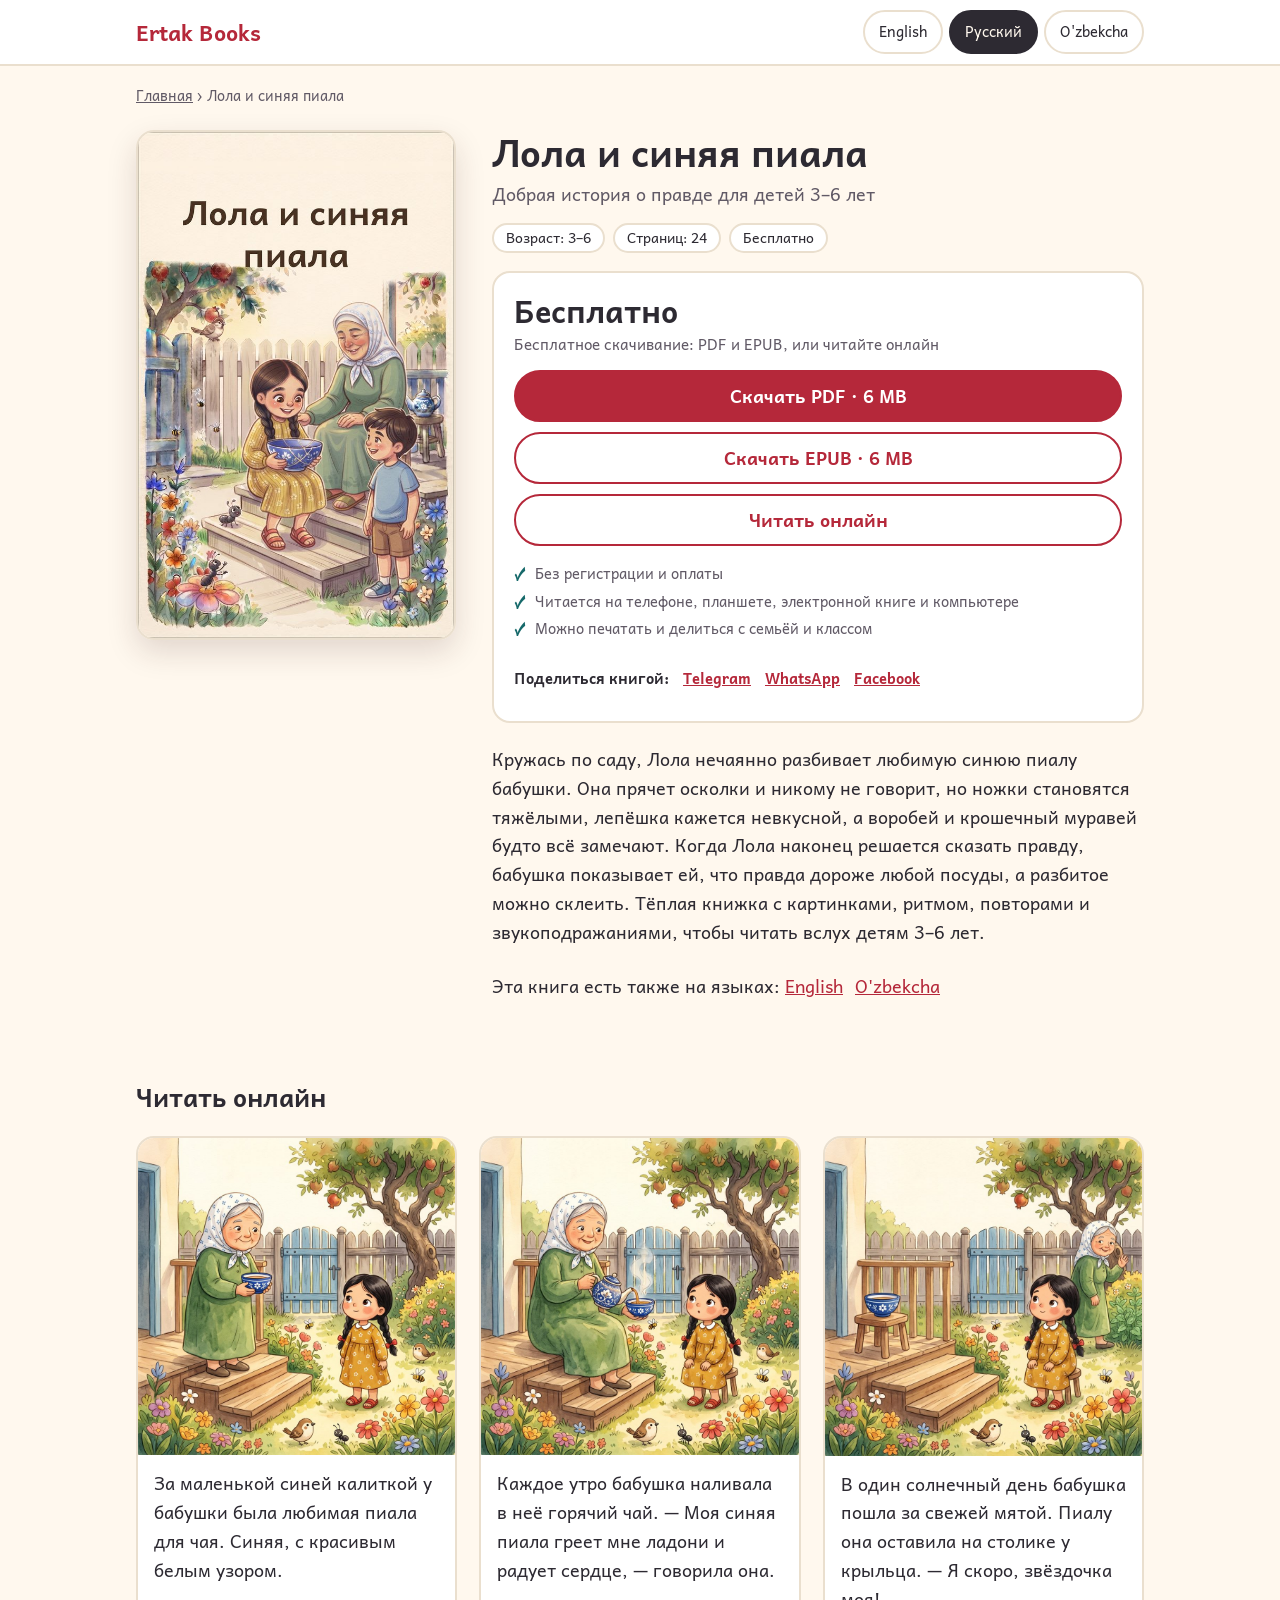
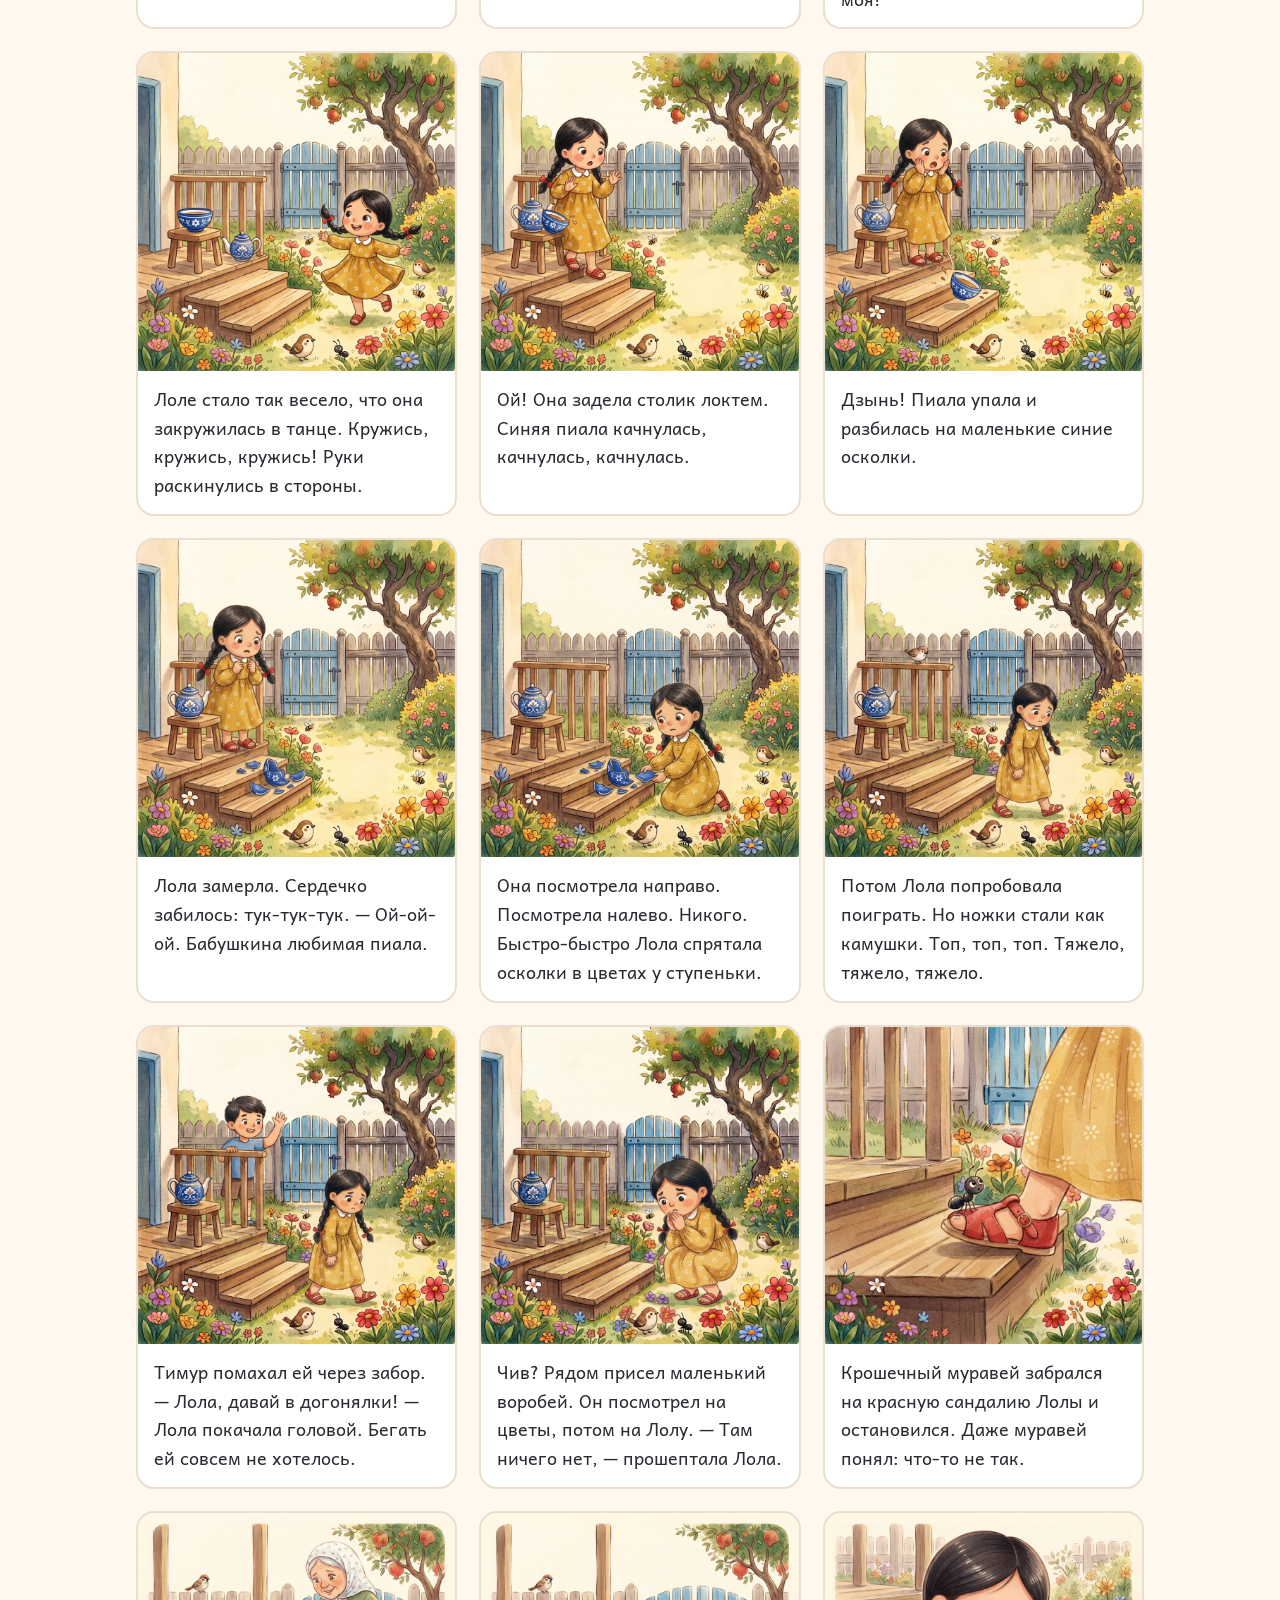
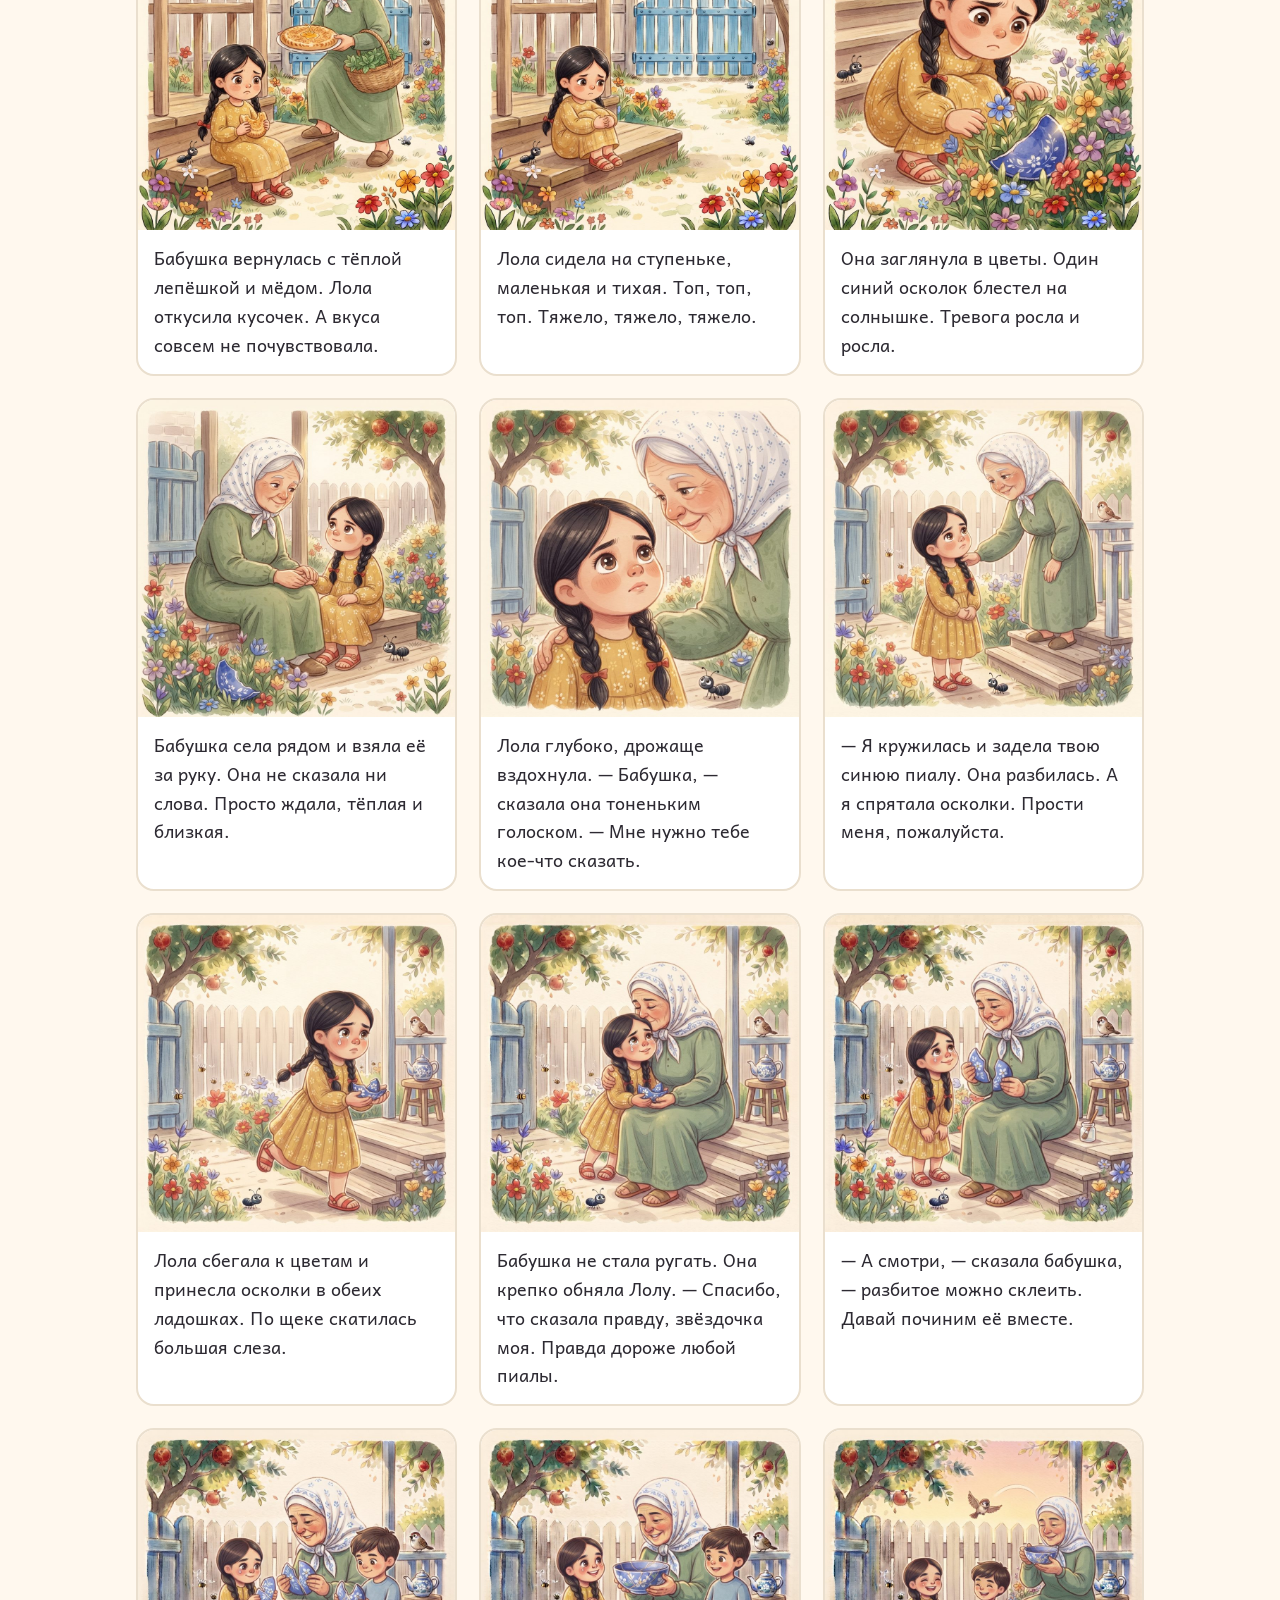
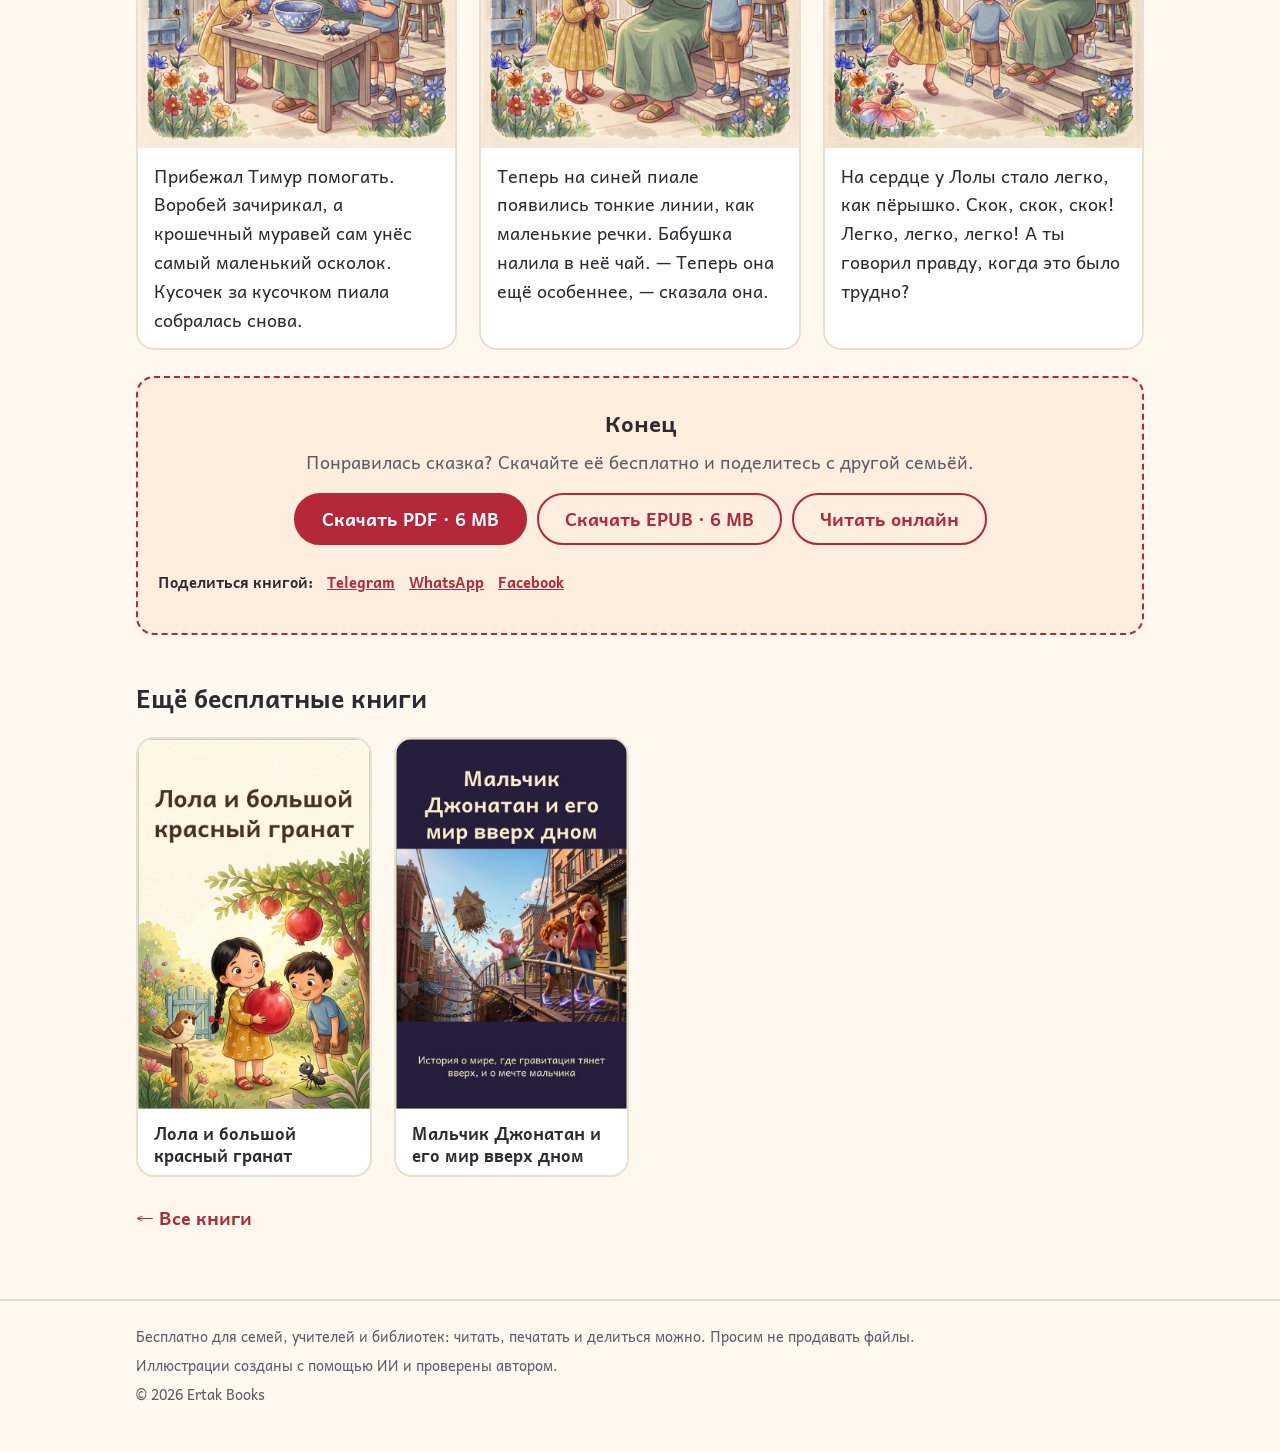
<file: ru/books/002/index.html>
<!doctype html>
<html lang="ru"><head><meta charset="utf-8">
<meta name="viewport" content="width=device-width,initial-scale=1">
<title>Лола и синяя пиала: детская книга, скачать бесплатно (PDF, EPUB)</title>
<meta name="description" content="Скачайте бесплатно «Лола и синяя пиала»: книжка с картинками для детей 3–6 лет для чтения вслух. Файлы PDF и EPUB или чтение онлайн. Без регистрации.">
<meta property="og:title" content="Лола и синяя пиала: детская книга, скачать бесплатно (PDF, EPUB)"><meta property="og:description" content="Скачайте бесплатно «Лола и синяя пиала»: книжка с картинками для детей 3–6 лет для чтения вслух. Файлы PDF и EPUB или чтение онлайн. Без регистрации.">
<link rel="canonical" href="https://iskandaralimov1234-ai.github.io/ertak-books-site/ru/books/002/"><meta property="og:url" content="https://iskandaralimov1234-ai.github.io/ertak-books-site/ru/books/002/"><meta property="og:image" content="https://iskandaralimov1234-ai.github.io/ertak-books-site/img/002/cover-ru.jpg"><meta name="twitter:image" content="https://iskandaralimov1234-ai.github.io/ertak-books-site/img/002/cover-ru.jpg"><meta property="og:type" content="book"><meta property="og:site_name" content="Ertak Books"><meta property="og:locale" content="ru_RU"><meta name="twitter:card" content="summary_large_image"><meta name="twitter:title" content="Лола и синяя пиала: детская книга, скачать бесплатно (PDF, EPUB)"><meta name="twitter:description" content="Скачайте бесплатно «Лола и синяя пиала»: книжка с картинками для детей 3–6 лет для чтения вслух. Файлы PDF и EPUB или чтение онлайн. Без регистрации."><meta name="robots" content="index,follow,max-image-preview:large"><meta name="theme-color" content="#b5283a"><link rel="alternate" hreflang="en" href="https://iskandaralimov1234-ai.github.io/ertak-books-site/en/books/002/"><link rel="alternate" hreflang="ru" href="https://iskandaralimov1234-ai.github.io/ertak-books-site/ru/books/002/"><link rel="alternate" hreflang="uz" href="https://iskandaralimov1234-ai.github.io/ertak-books-site/uz/books/002/"><link rel="alternate" hreflang="x-default" href="https://iskandaralimov1234-ai.github.io/ertak-books-site/en/books/002/"><link rel="stylesheet" href="../../../style.css"><script type="application/ld+json">{"@context":"https://schema.org","@type":"Book","name":"Лола и синяя пиала","inLanguage":"ru","description":"Кружась по саду, Лола нечаянно разбивает любимую синюю пиалу бабушки. Она прячет осколки и никому не говорит, но ножки становятся тяжёлыми, лепёшка кажется невкусной, а воробей и крошечный муравей будто всё замечают. Когда Лола наконец решается сказать правду, бабушка показывает ей, что правда дороже любой посуды, а разбитое можно склеить. Тёплая книжка с картинками, ритмом, повторами и звукоподражаниями, чтобы читать вслух детям 3–6 лет.","image":"https://iskandaralimov1234-ai.github.io/ertak-books-site/img/002/cover-ru.jpg","url":"https://iskandaralimov1234-ai.github.io/ertak-books-site/ru/books/002/","isAccessibleForFree":true,"numberOfPages":24,"publisher":{"@type":"Organization","name":"Ertak Books"},"author":{"@type":"Organization","name":"Ertak Books"},"audience":{"@type":"PeopleAudience","suggestedMinAge":3,"suggestedMaxAge":6},"offers":{"@type":"Offer","price":"0","priceCurrency":"USD","availability":"https://schema.org/InStock"},"workExample":[{"@type":"Book","bookFormat":"https://schema.org/EBook","encodingFormat":"application/epub+zip","inLanguage":"ru","isAccessibleForFree":true,"url":"https://iskandaralimov1234-ai.github.io/ertak-books-site/files/books/lola-blue-tea-bowl-ru.epub"},{"@type":"Book","bookFormat":"https://schema.org/EBook","encodingFormat":"application/pdf","inLanguage":"ru","isAccessibleForFree":true,"url":"https://iskandaralimov1234-ai.github.io/ertak-books-site/files/books/lola-blue-tea-bowl-ru.pdf"}]}</script><script type="application/ld+json">{"@context":"https://schema.org","@type":"BreadcrumbList","itemListElement":[{"@type":"ListItem","position":1,"name":"Главная","item":"https://iskandaralimov1234-ai.github.io/ertak-books-site/ru/"},{"@type":"ListItem","position":2,"name":"Лола и синяя пиала","item":"https://iskandaralimov1234-ai.github.io/ertak-books-site/ru/books/002/"}]}</script></head><body class="has-sticky"><header class="top"><div class="wrap">
<a class="logo" href="../../../ru/">Ertak Books</a>
<nav class="langs" aria-label="Язык"><a href="../../../en/books/002/" hreflang="en" lang="en">English</a><a href="../../../ru/books/002/" hreflang="ru" lang="ru" aria-current=true>Русский</a><a href="../../../uz/books/002/" hreflang="uz" lang="uz">O&#x27;zbekcha</a></nav></div></header><main class="wrap"><nav class="crumbs" aria-label="breadcrumb"><a href="../../">Главная</a> › Лола и синяя пиала</nav>
<article class="book">
<div class="cover"><img src="../../../img/002/cover-ru.jpg" alt="Лола и синяя пиала" width="600" height="960" loading="eager" decoding="async" fetchpriority="high"></div>
<div class="info"><h1>Лола и синяя пиала</h1><p class="sub">Добрая история о правде для детей 3–6 лет</p>
<div class="meta"><span>Возраст: 3–6</span><span>Страниц: 24</span><span>Бесплатно</span></div>
<div class="buy" id="download"><p class="price">Бесплатно</p><p class="what">Бесплатное скачивание: PDF и EPUB, или читайте онлайн</p><div class="row"><a class="btn" href="../../../files/books/lola-blue-tea-bowl-ru.pdf" download>Скачать PDF · 6 MB</a><a class="btn alt" href="../../../files/books/lola-blue-tea-bowl-ru.epub" download>Скачать EPUB · 6 MB</a><a class="btn alt" href="#read">Читать онлайн</a></div><ul class="ticks"><li>Без регистрации и оплаты</li><li>Читается на телефоне, планшете, электронной книге и компьютере</li><li>Можно печатать и делиться с семьёй и классом</li></ul><div class="share"><strong>Поделиться книгой:</strong> <a href="https://t.me/share/url?url=https%3A//iskandaralimov1234-ai.github.io/ertak-books-site/ru/books/002/&amp;text=%D0%9B%D0%BE%D0%BB%D0%B0%20%D0%B8%20%D1%81%D0%B8%D0%BD%D1%8F%D1%8F%20%D0%BF%D0%B8%D0%B0%D0%BB%D0%B0" rel="noopener" target="_blank">Telegram</a><a href="https://wa.me/?text=%D0%9B%D0%BE%D0%BB%D0%B0%20%D0%B8%20%D1%81%D0%B8%D0%BD%D1%8F%D1%8F%20%D0%BF%D0%B8%D0%B0%D0%BB%D0%B0%20https%3A//iskandaralimov1234-ai.github.io/ertak-books-site/ru/books/002/" rel="noopener" target="_blank">WhatsApp</a><a href="https://www.facebook.com/sharer/sharer.php?u=https%3A//iskandaralimov1234-ai.github.io/ertak-books-site/ru/books/002/" rel="noopener" target="_blank">Facebook</a></div></div><p class="desc">Кружась по саду, Лола нечаянно разбивает любимую синюю пиалу бабушки. Она прячет осколки и никому не говорит, но ножки становятся тяжёлыми, лепёшка кажется невкусной, а воробей и крошечный муравей будто всё замечают. Когда Лола наконец решается сказать правду, бабушка показывает ей, что правда дороже любой посуды, а разбитое можно склеить. Тёплая книжка с картинками, ритмом, повторами и звукоподражаниями, чтобы читать вслух детям 3–6 лет.</p><p class="langlinks">Эта книга есть также на языках: <a href="../../../en/books/002/" hreflang="en" lang="en">English</a><a href="../../../uz/books/002/" hreflang="uz" lang="uz">O&#x27;zbekcha</a></p></div></article><section id="read"><h2>Читать онлайн</h2><div class="spread"><figure><img src="../../../img/002/page-01.jpg" alt="За маленькой синей калиткой у бабушки была любимая пиала для чая. Синяя, с красивым белым узором." width="900" height="900" loading="lazy" decoding="async"><figcaption>За маленькой синей калиткой у бабушки была любимая пиала для чая. Синяя, с красивым белым узором.</figcaption></figure><figure><img src="../../../img/002/page-02.jpg" alt="Каждое утро бабушка наливала в неё горячий чай. — Моя синяя пиала греет мне ладони и радует сердце, — говорила она." width="900" height="900" loading="lazy" decoding="async"><figcaption>Каждое утро бабушка наливала в неё горячий чай. — Моя синяя пиала греет мне ладони и радует сердце, — говорила она.</figcaption></figure><figure><img src="../../../img/002/page-03.jpg" alt="В один солнечный день бабушка пошла за свежей мятой. Пиалу она оставила на столике у крыльца. — Я скоро, звёздочка моя!" width="900" height="900" loading="lazy" decoding="async"><figcaption>В один солнечный день бабушка пошла за свежей мятой. Пиалу она оставила на столике у крыльца. — Я скоро, звёздочка моя!</figcaption></figure><figure><img src="../../../img/002/page-04.jpg" alt="Лоле стало так весело, что она закружилась в танце. Кружись, кружись, кружись! Руки раскинулись в стороны." width="900" height="900" loading="lazy" decoding="async"><figcaption>Лоле стало так весело, что она закружилась в танце. Кружись, кружись, кружись! Руки раскинулись в стороны.</figcaption></figure><figure><img src="../../../img/002/page-05.jpg" alt="Ой! Она задела столик локтем. Синяя пиала качнулась, качнулась, качнулась." width="900" height="900" loading="lazy" decoding="async"><figcaption>Ой! Она задела столик локтем. Синяя пиала качнулась, качнулась, качнулась.</figcaption></figure><figure><img src="../../../img/002/page-06.jpg" alt="Дзынь! Пиала упала и разбилась на маленькие синие осколки." width="900" height="900" loading="lazy" decoding="async"><figcaption>Дзынь! Пиала упала и разбилась на маленькие синие осколки.</figcaption></figure><figure><img src="../../../img/002/page-07.jpg" alt="Лола замерла. Сердечко забилось: тук-тук-тук. — Ой-ой-ой. Бабушкина любимая пиала." width="900" height="900" loading="lazy" decoding="async"><figcaption>Лола замерла. Сердечко забилось: тук-тук-тук. — Ой-ой-ой. Бабушкина любимая пиала.</figcaption></figure><figure><img src="../../../img/002/page-08.jpg" alt="Она посмотрела направо. Посмотрела налево. Никого. Быстро-быстро Лола спрятала осколки в цветах у ступеньки." width="900" height="900" loading="lazy" decoding="async"><figcaption>Она посмотрела направо. Посмотрела налево. Никого. Быстро-быстро Лола спрятала осколки в цветах у ступеньки.</figcaption></figure><figure><img src="../../../img/002/page-09.jpg" alt="Потом Лола попробовала поиграть. Но ножки стали как камушки. Топ, топ, топ. Тяжело, тяжело, тяжело." width="900" height="900" loading="lazy" decoding="async"><figcaption>Потом Лола попробовала поиграть. Но ножки стали как камушки. Топ, топ, топ. Тяжело, тяжело, тяжело.</figcaption></figure><figure><img src="../../../img/002/page-10.jpg" alt="Тимур помахал ей через забор. — Лола, давай в догонялки! — Лола покачала головой. Бегать ей совсем не хотелось." width="900" height="900" loading="lazy" decoding="async"><figcaption>Тимур помахал ей через забор. — Лола, давай в догонялки! — Лола покачала головой. Бегать ей совсем не хотелось.</figcaption></figure><figure><img src="../../../img/002/page-11.jpg" alt="Чив? Рядом присел маленький воробей. Он посмотрел на цветы, потом на Лолу. — Там ничего нет, — прошептала Лола." width="900" height="900" loading="lazy" decoding="async"><figcaption>Чив? Рядом присел маленький воробей. Он посмотрел на цветы, потом на Лолу. — Там ничего нет, — прошептала Лола.</figcaption></figure><figure><img src="../../../img/002/page-12.jpg" alt="Крошечный муравей забрался на красную сандалию Лолы и остановился. Даже муравей понял: что-то не так." width="900" height="900" loading="lazy" decoding="async"><figcaption>Крошечный муравей забрался на красную сандалию Лолы и остановился. Даже муравей понял: что-то не так.</figcaption></figure><figure><img src="../../../img/002/page-13.jpg" alt="Бабушка вернулась с тёплой лепёшкой и мёдом. Лола откусила кусочек. А вкуса совсем не почувствовала." width="900" height="900" loading="lazy" decoding="async"><figcaption>Бабушка вернулась с тёплой лепёшкой и мёдом. Лола откусила кусочек. А вкуса совсем не почувствовала.</figcaption></figure><figure><img src="../../../img/002/page-14.jpg" alt="Лола сидела на ступеньке, маленькая и тихая. Топ, топ, топ. Тяжело, тяжело, тяжело." width="900" height="900" loading="lazy" decoding="async"><figcaption>Лола сидела на ступеньке, маленькая и тихая. Топ, топ, топ. Тяжело, тяжело, тяжело.</figcaption></figure><figure><img src="../../../img/002/page-15.jpg" alt="Она заглянула в цветы. Один синий осколок блестел на солнышке. Тревога росла и росла." width="900" height="900" loading="lazy" decoding="async"><figcaption>Она заглянула в цветы. Один синий осколок блестел на солнышке. Тревога росла и росла.</figcaption></figure><figure><img src="../../../img/002/page-16.jpg" alt="Бабушка села рядом и взяла её за руку. Она не сказала ни слова. Просто ждала, тёплая и близкая." width="900" height="900" loading="lazy" decoding="async"><figcaption>Бабушка села рядом и взяла её за руку. Она не сказала ни слова. Просто ждала, тёплая и близкая.</figcaption></figure><figure><img src="../../../img/002/page-17.jpg" alt="Лола глубоко, дрожаще вздохнула. — Бабушка, — сказала она тоненьким голоском. — Мне нужно тебе кое-что сказать." width="900" height="900" loading="lazy" decoding="async"><figcaption>Лола глубоко, дрожаще вздохнула. — Бабушка, — сказала она тоненьким голоском. — Мне нужно тебе кое-что сказать.</figcaption></figure><figure><img src="../../../img/002/page-18.jpg" alt="— Я кружилась и задела твою синюю пиалу. Она разбилась. А я спрятала осколки. Прости меня, пожалуйста." width="900" height="900" loading="lazy" decoding="async"><figcaption>— Я кружилась и задела твою синюю пиалу. Она разбилась. А я спрятала осколки. Прости меня, пожалуйста.</figcaption></figure><figure><img src="../../../img/002/page-19.jpg" alt="Лола сбегала к цветам и принесла осколки в обеих ладошках. По щеке скатилась большая слеза." width="900" height="900" loading="lazy" decoding="async"><figcaption>Лола сбегала к цветам и принесла осколки в обеих ладошках. По щеке скатилась большая слеза.</figcaption></figure><figure><img src="../../../img/002/page-20.jpg" alt="Бабушка не стала ругать. Она крепко обняла Лолу. — Спасибо, что сказала правду, звёздочка моя. Правда дороже любой пиалы." width="900" height="900" loading="lazy" decoding="async"><figcaption>Бабушка не стала ругать. Она крепко обняла Лолу. — Спасибо, что сказала правду, звёздочка моя. Правда дороже любой пиалы.</figcaption></figure><figure><img src="../../../img/002/page-21.jpg" alt="— А смотри, — сказала бабушка, — разбитое можно склеить. Давай починим её вместе." width="900" height="900" loading="lazy" decoding="async"><figcaption>— А смотри, — сказала бабушка, — разбитое можно склеить. Давай починим её вместе.</figcaption></figure><figure><img src="../../../img/002/page-22.jpg" alt="Прибежал Тимур помогать. Воробей зачирикал, а крошечный муравей сам унёс самый маленький осколок. Кусочек за кусочком пиала собралась снова." width="900" height="900" loading="lazy" decoding="async"><figcaption>Прибежал Тимур помогать. Воробей зачирикал, а крошечный муравей сам унёс самый маленький осколок. Кусочек за кусочком пиала собралась снова.</figcaption></figure><figure><img src="../../../img/002/page-23.jpg" alt="Теперь на синей пиале появились тонкие линии, как маленькие речки. Бабушка налила в неё чай. — Теперь она ещё особеннее, — сказала она." width="900" height="900" loading="lazy" decoding="async"><figcaption>Теперь на синей пиале появились тонкие линии, как маленькие речки. Бабушка налила в неё чай. — Теперь она ещё особеннее, — сказала она.</figcaption></figure><figure><img src="../../../img/002/page-24.jpg" alt="На сердце у Лолы стало легко, как пёрышко. Скок, скок, скок! Легко, легко, легко! А ты говорил правду, когда это было трудно?" width="900" height="900" loading="lazy" decoding="async"><figcaption>На сердце у Лолы стало легко, как пёрышко. Скок, скок, скок! Легко, легко, легко! А ты говорил правду, когда это было трудно?</figcaption></figure></div><div class="tbc"><h3>Конец</h3><p>Понравилась сказка? Скачайте её бесплатно и поделитесь с другой семьёй.</p><div class="row"><a class="btn" href="../../../files/books/lola-blue-tea-bowl-ru.pdf" download>Скачать PDF · 6 MB</a><a class="btn alt" href="../../../files/books/lola-blue-tea-bowl-ru.epub" download>Скачать EPUB · 6 MB</a><a class="btn alt" href="#read">Читать онлайн</a></div><div class="share"><strong>Поделиться книгой:</strong> <a href="https://t.me/share/url?url=https%3A//iskandaralimov1234-ai.github.io/ertak-books-site/ru/books/002/&amp;text=%D0%9B%D0%BE%D0%BB%D0%B0%20%D0%B8%20%D1%81%D0%B8%D0%BD%D1%8F%D1%8F%20%D0%BF%D0%B8%D0%B0%D0%BB%D0%B0" rel="noopener" target="_blank">Telegram</a><a href="https://wa.me/?text=%D0%9B%D0%BE%D0%BB%D0%B0%20%D0%B8%20%D1%81%D0%B8%D0%BD%D1%8F%D1%8F%20%D0%BF%D0%B8%D0%B0%D0%BB%D0%B0%20https%3A//iskandaralimov1234-ai.github.io/ertak-books-site/ru/books/002/" rel="noopener" target="_blank">WhatsApp</a><a href="https://www.facebook.com/sharer/sharer.php?u=https%3A//iskandaralimov1234-ai.github.io/ertak-books-site/ru/books/002/" rel="noopener" target="_blank">Facebook</a></div></div></section><section><h2>Ещё бесплатные книги</h2><div class="grid"><article class="card"><a class="pic" href="../001/"><img src="../../../img/001/cover-ru.jpg" alt="Лола и большой красный гранат" width="600" height="960" loading="lazy" decoding="async"></a><div class="body"><h3><a href="../001/">Лола и большой красный гранат</a></h3></div></article><article class="card"><a class="pic" href="../006/"><img src="../../../img/006/cover-ru.jpg" alt="Мальчик Джонатан и его мир вверх дном" width="600" height="960" loading="lazy" decoding="async"></a><div class="body"><h3><a href="../006/">Мальчик Джонатан и его мир вверх дном</a></h3></div></article></div></section><p><a class="link" href="../../">← Все книги</a></p></main><footer><div class="wrap"><p>Бесплатно для семей, учителей и библиотек: читать, печатать и делиться можно. Просим не продавать файлы.</p><p>Иллюстрации созданы с помощью ИИ и проверены автором.</p><p>© 2026 Ertak Books</p></div></footer><div class="sticky"><div class="t"><strong>Бесплатно</strong><small>Лола и синяя пиала</small></div><a class="btn" href="../../../files/books/lola-blue-tea-bowl-ru.pdf" download>Скачать бесплатно</a></div></body></html>
</file>
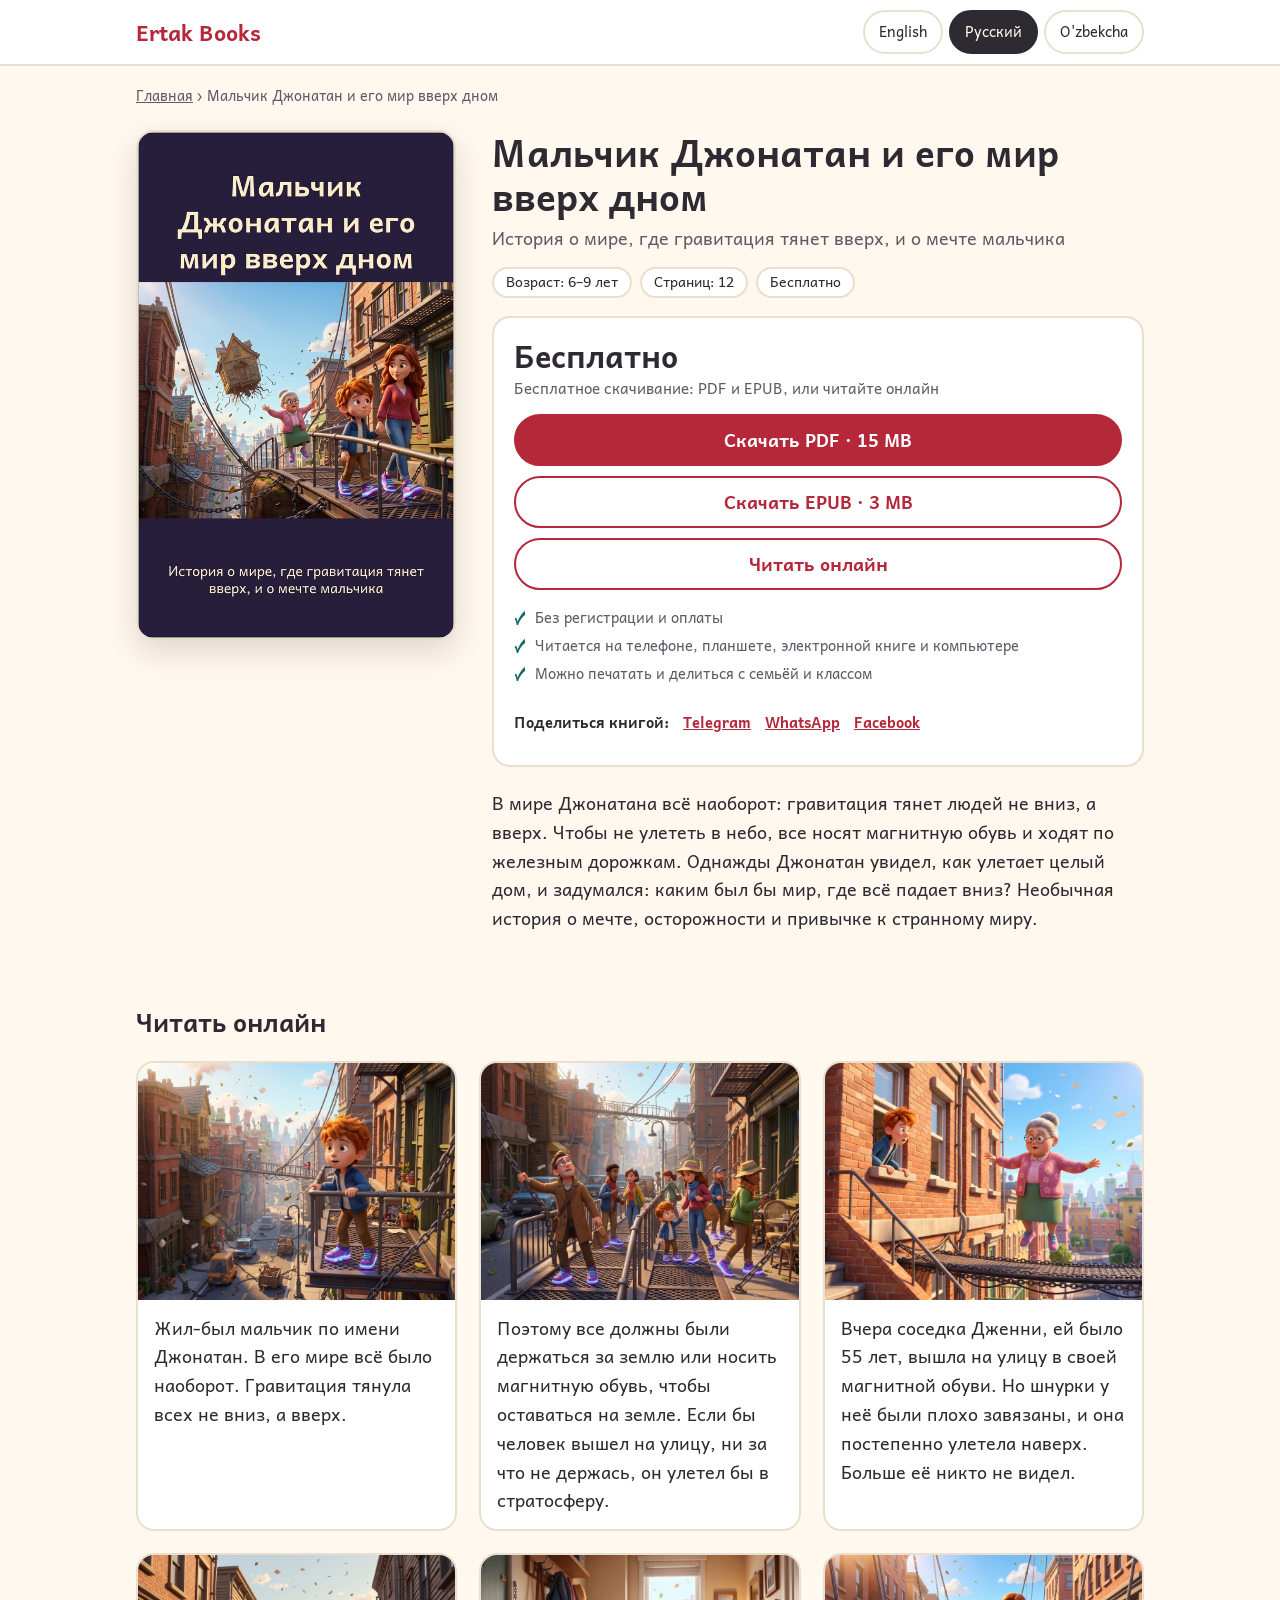
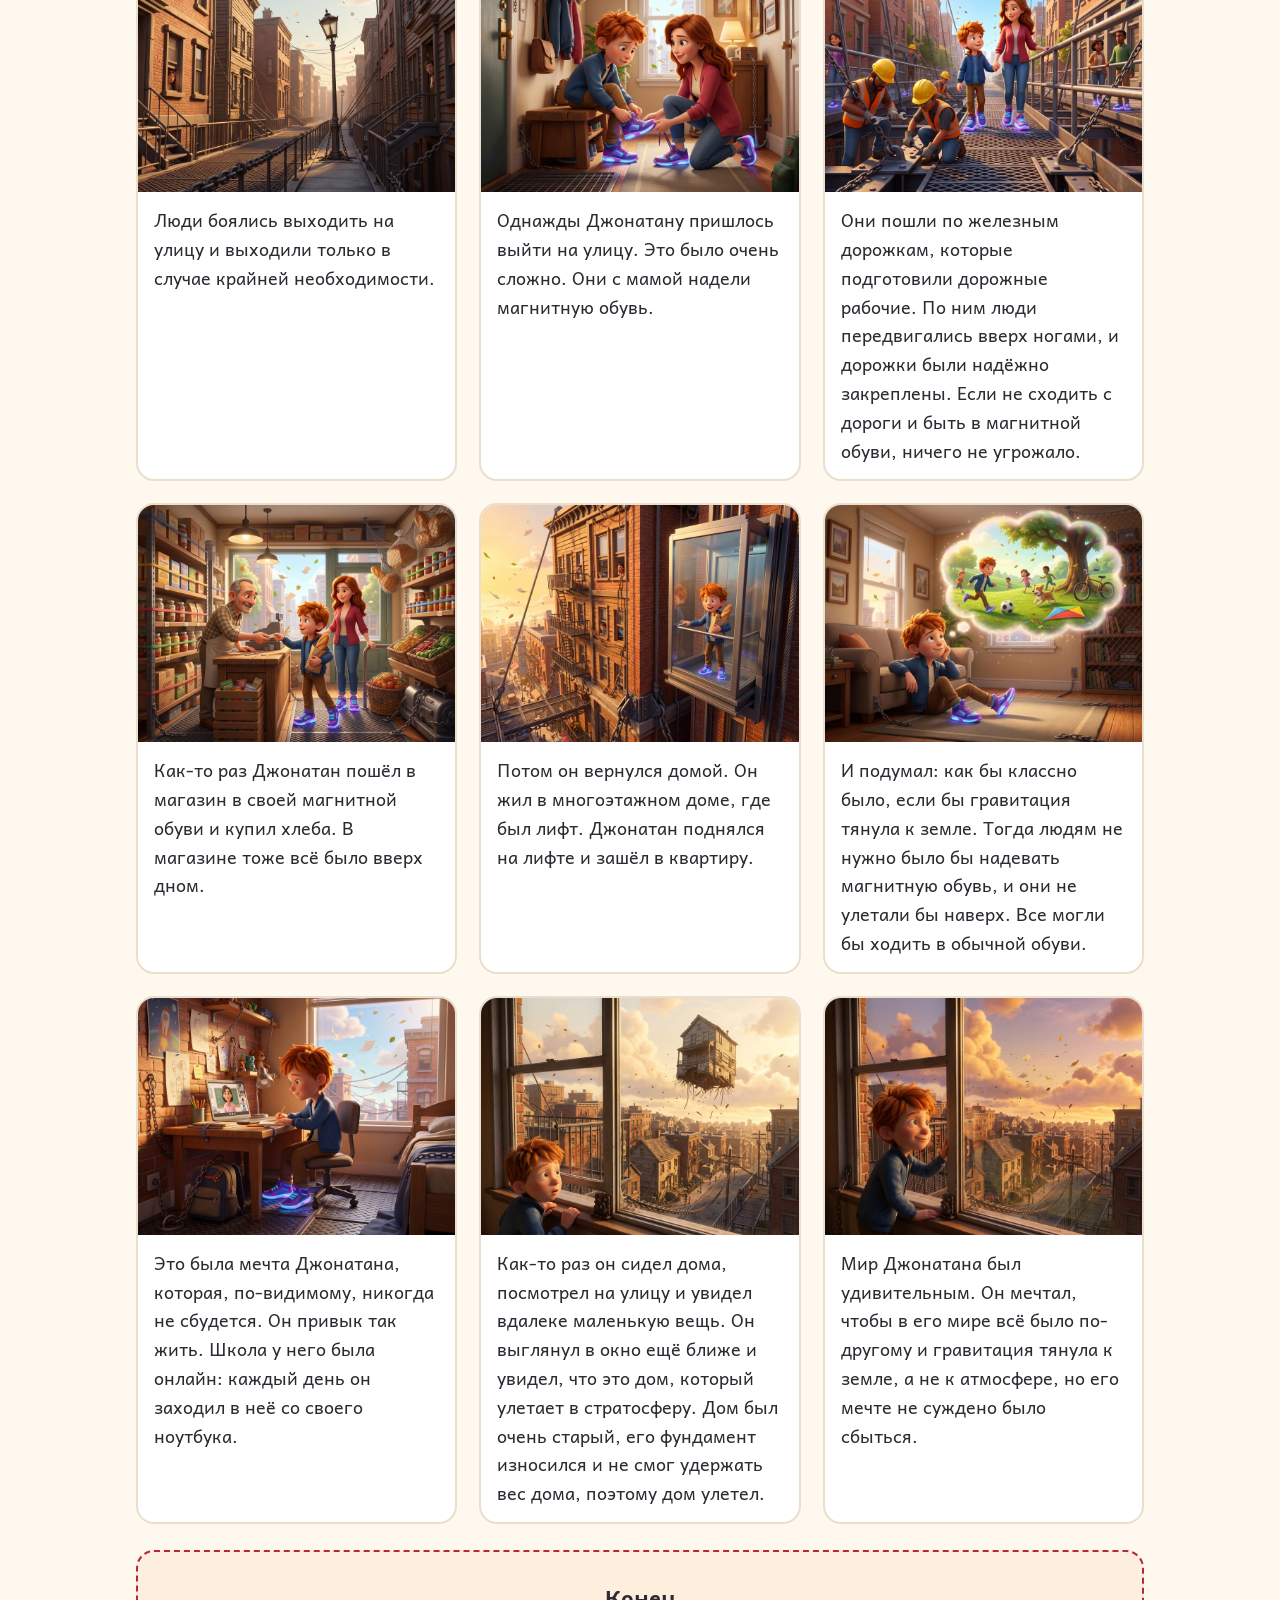
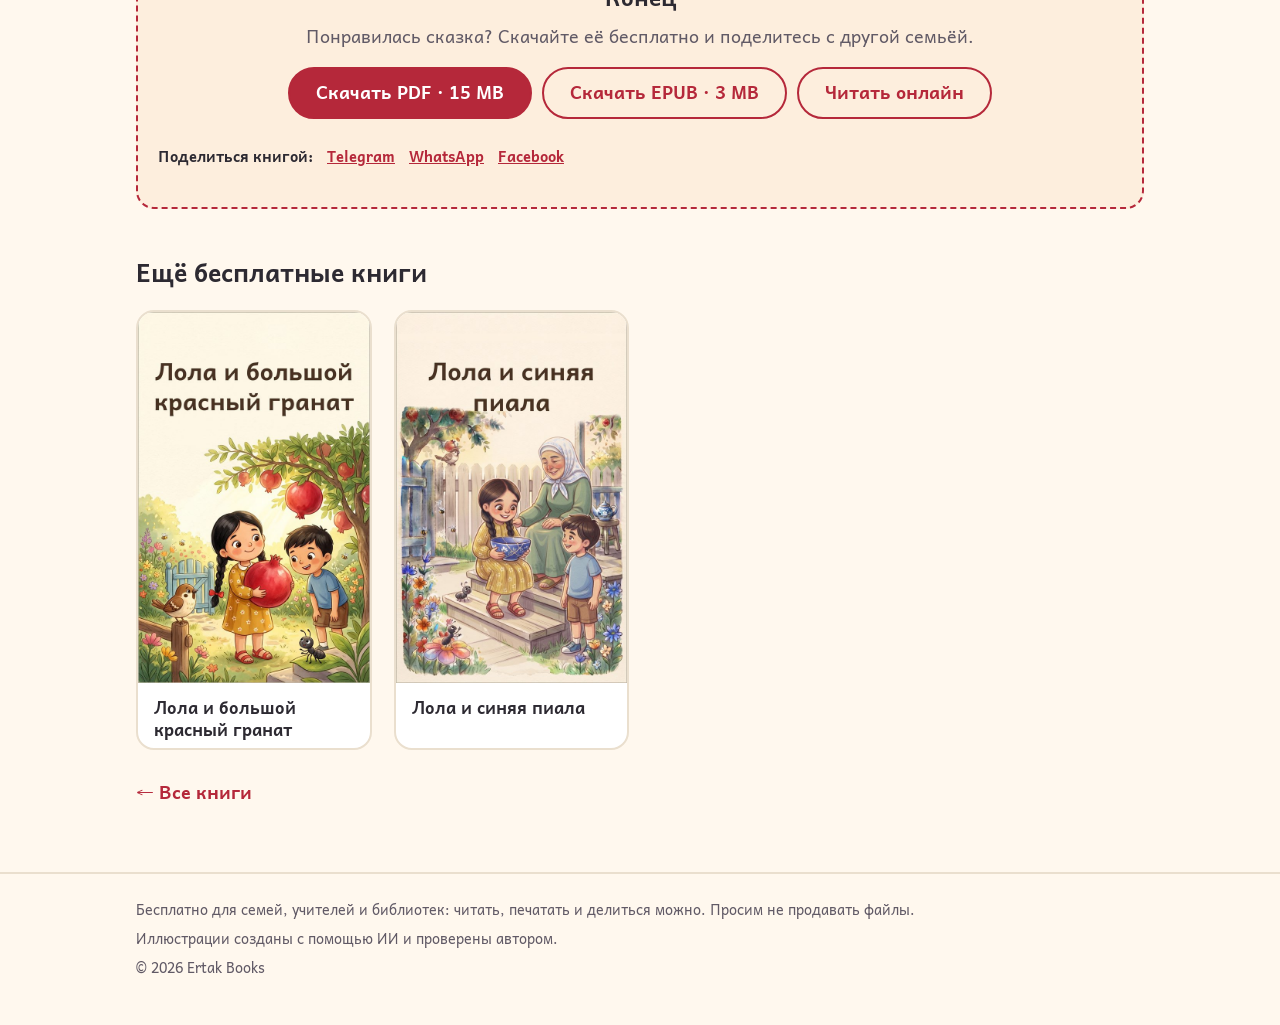
<file: ru/books/006/index.html>
<!doctype html>
<html lang="ru"><head><meta charset="utf-8">
<meta name="viewport" content="width=device-width,initial-scale=1">
<title>Мальчик Джонатан и его мир вверх дном: детская книга, скачать бесплатно (PDF, EPUB)</title>
<meta name="description" content="Скачайте бесплатно «Мальчик Джонатан и его мир вверх дном»: книжка с картинками для детей 6–9 лет лет для чтения вслух. Файлы PDF и EPUB или чтение онлайн. Без регистрации.">
<meta property="og:title" content="Мальчик Джонатан и его мир вверх дном: детская книга, скачать бесплатно (PDF, EPUB)"><meta property="og:description" content="Скачайте бесплатно «Мальчик Джонатан и его мир вверх дном»: книжка с картинками для детей 6–9 лет лет для чтения вслух. Файлы PDF и EPUB или чтение онлайн. Без регистрации.">
<link rel="canonical" href="https://iskandaralimov1234-ai.github.io/ertak-books-site/ru/books/006/"><meta property="og:url" content="https://iskandaralimov1234-ai.github.io/ertak-books-site/ru/books/006/"><meta property="og:image" content="https://iskandaralimov1234-ai.github.io/ertak-books-site/img/006/cover-ru.jpg"><meta name="twitter:image" content="https://iskandaralimov1234-ai.github.io/ertak-books-site/img/006/cover-ru.jpg"><meta property="og:type" content="book"><meta property="og:site_name" content="Ertak Books"><meta property="og:locale" content="ru_RU"><meta name="twitter:card" content="summary_large_image"><meta name="twitter:title" content="Мальчик Джонатан и его мир вверх дном: детская книга, скачать бесплатно (PDF, EPUB)"><meta name="twitter:description" content="Скачайте бесплатно «Мальчик Джонатан и его мир вверх дном»: книжка с картинками для детей 6–9 лет лет для чтения вслух. Файлы PDF и EPUB или чтение онлайн. Без регистрации."><meta name="robots" content="index,follow,max-image-preview:large"><meta name="theme-color" content="#b5283a"><link rel="alternate" hreflang="ru" href="https://iskandaralimov1234-ai.github.io/ertak-books-site/ru/books/006/"><link rel="alternate" hreflang="x-default" href="https://iskandaralimov1234-ai.github.io/ertak-books-site/ru/books/006/"><link rel="stylesheet" href="../../../style.css"><script type="application/ld+json">{"@context":"https://schema.org","@type":"Book","name":"Мальчик Джонатан и его мир вверх дном","inLanguage":"ru","description":"В мире Джонатана всё наоборот: гравитация тянет людей не вниз, а вверх. Чтобы не улететь в небо, все носят магнитную обувь и ходят по железным дорожкам. Однажды Джонатан увидел, как улетает целый дом, и задумался: каким был бы мир, где всё падает вниз? Необычная история о мечте, осторожности и привычке к странному миру.","image":"https://iskandaralimov1234-ai.github.io/ertak-books-site/img/006/cover-ru.jpg","url":"https://iskandaralimov1234-ai.github.io/ertak-books-site/ru/books/006/","isAccessibleForFree":true,"numberOfPages":12,"publisher":{"@type":"Organization","name":"Ertak Books"},"author":{"@type":"Organization","name":"Ertak Books"},"audience":{"@type":"PeopleAudience","suggestedMinAge":6,"suggestedMaxAge":9},"offers":{"@type":"Offer","price":"0","priceCurrency":"USD","availability":"https://schema.org/InStock"},"workExample":[{"@type":"Book","bookFormat":"https://schema.org/EBook","encodingFormat":"application/epub+zip","inLanguage":"ru","isAccessibleForFree":true,"url":"https://iskandaralimov1234-ai.github.io/ertak-books-site/files/books/jonathan-upside-down-ru.epub"},{"@type":"Book","bookFormat":"https://schema.org/EBook","encodingFormat":"application/pdf","inLanguage":"ru","isAccessibleForFree":true,"url":"https://iskandaralimov1234-ai.github.io/ertak-books-site/files/books/jonathan-upside-down-ru.pdf"}]}</script><script type="application/ld+json">{"@context":"https://schema.org","@type":"BreadcrumbList","itemListElement":[{"@type":"ListItem","position":1,"name":"Главная","item":"https://iskandaralimov1234-ai.github.io/ertak-books-site/ru/"},{"@type":"ListItem","position":2,"name":"Мальчик Джонатан и его мир вверх дном","item":"https://iskandaralimov1234-ai.github.io/ertak-books-site/ru/books/006/"}]}</script></head><body class="has-sticky"><header class="top"><div class="wrap">
<a class="logo" href="../../../ru/">Ertak Books</a>
<nav class="langs" aria-label="Язык"><a href="../../../en/" hreflang="en" lang="en">English</a><a href="../../../ru/books/006/" hreflang="ru" lang="ru" aria-current=true>Русский</a><a href="../../../uz/" hreflang="uz" lang="uz">O&#x27;zbekcha</a></nav></div></header><main class="wrap"><nav class="crumbs" aria-label="breadcrumb"><a href="../../">Главная</a> › Мальчик Джонатан и его мир вверх дном</nav>
<article class="book">
<div class="cover"><img src="../../../img/006/cover-ru.jpg" alt="Мальчик Джонатан и его мир вверх дном" width="600" height="960" loading="eager" decoding="async" fetchpriority="high"></div>
<div class="info"><h1>Мальчик Джонатан и его мир вверх дном</h1><p class="sub">История о мире, где гравитация тянет вверх, и о мечте мальчика</p>
<div class="meta"><span>Возраст: 6–9 лет</span><span>Страниц: 12</span><span>Бесплатно</span></div>
<div class="buy" id="download"><p class="price">Бесплатно</p><p class="what">Бесплатное скачивание: PDF и EPUB, или читайте онлайн</p><div class="row"><a class="btn" href="../../../files/books/jonathan-upside-down-ru.pdf" download>Скачать PDF · 15 MB</a><a class="btn alt" href="../../../files/books/jonathan-upside-down-ru.epub" download>Скачать EPUB · 3 MB</a><a class="btn alt" href="#read">Читать онлайн</a></div><ul class="ticks"><li>Без регистрации и оплаты</li><li>Читается на телефоне, планшете, электронной книге и компьютере</li><li>Можно печатать и делиться с семьёй и классом</li></ul><div class="share"><strong>Поделиться книгой:</strong> <a href="https://t.me/share/url?url=https%3A//iskandaralimov1234-ai.github.io/ertak-books-site/ru/books/006/&amp;text=%D0%9C%D0%B0%D0%BB%D1%8C%D1%87%D0%B8%D0%BA%20%D0%94%D0%B6%D0%BE%D0%BD%D0%B0%D1%82%D0%B0%D0%BD%20%D0%B8%20%D0%B5%D0%B3%D0%BE%20%D0%BC%D0%B8%D1%80%20%D0%B2%D0%B2%D0%B5%D1%80%D1%85%20%D0%B4%D0%BD%D0%BE%D0%BC" rel="noopener" target="_blank">Telegram</a><a href="https://wa.me/?text=%D0%9C%D0%B0%D0%BB%D1%8C%D1%87%D0%B8%D0%BA%20%D0%94%D0%B6%D0%BE%D0%BD%D0%B0%D1%82%D0%B0%D0%BD%20%D0%B8%20%D0%B5%D0%B3%D0%BE%20%D0%BC%D0%B8%D1%80%20%D0%B2%D0%B2%D0%B5%D1%80%D1%85%20%D0%B4%D0%BD%D0%BE%D0%BC%20https%3A//iskandaralimov1234-ai.github.io/ertak-books-site/ru/books/006/" rel="noopener" target="_blank">WhatsApp</a><a href="https://www.facebook.com/sharer/sharer.php?u=https%3A//iskandaralimov1234-ai.github.io/ertak-books-site/ru/books/006/" rel="noopener" target="_blank">Facebook</a></div></div><p class="desc">В мире Джонатана всё наоборот: гравитация тянет людей не вниз, а вверх. Чтобы не улететь в небо, все носят магнитную обувь и ходят по железным дорожкам. Однажды Джонатан увидел, как улетает целый дом, и задумался: каким был бы мир, где всё падает вниз? Необычная история о мечте, осторожности и привычке к странному миру.</p></div></article><section id="read"><h2>Читать онлайн</h2><div class="spread"><figure><img src="../../../img/006/page-01.jpg" alt="Жил-был мальчик по имени Джонатан. В его мире всё было наоборот. Гравитация тянула всех не вниз, а вверх." width="900" height="672" loading="lazy" decoding="async"><figcaption>Жил-был мальчик по имени Джонатан. В его мире всё было наоборот. Гравитация тянула всех не вниз, а вверх.</figcaption></figure><figure><img src="../../../img/006/page-02.jpg" alt="Поэтому все должны были держаться за землю или носить магнитную обувь, чтобы оставаться на земле. Если бы человек вышел на улицу, ни за что не держась, он улетел бы в стратосферу." width="900" height="672" loading="lazy" decoding="async"><figcaption>Поэтому все должны были держаться за землю или носить магнитную обувь, чтобы оставаться на земле. Если бы человек вышел на улицу, ни за что не держась, он улетел бы в стратосферу.</figcaption></figure><figure><img src="../../../img/006/page-03.jpg" alt="Вчера соседка Дженни, ей было 55 лет, вышла на улицу в своей магнитной обуви. Но шнурки у неё были плохо завязаны, и она постепенно улетела наверх. Больше её никто не видел." width="900" height="672" loading="lazy" decoding="async"><figcaption>Вчера соседка Дженни, ей было 55 лет, вышла на улицу в своей магнитной обуви. Но шнурки у неё были плохо завязаны, и она постепенно улетела наверх. Больше её никто не видел.</figcaption></figure><figure><img src="../../../img/006/page-04.jpg" alt="Люди боялись выходить на улицу и выходили только в случае крайней необходимости." width="900" height="672" loading="lazy" decoding="async"><figcaption>Люди боялись выходить на улицу и выходили только в случае крайней необходимости.</figcaption></figure><figure><img src="../../../img/006/page-05.jpg" alt="Однажды Джонатану пришлось выйти на улицу. Это было очень сложно. Они с мамой надели магнитную обувь." width="900" height="672" loading="lazy" decoding="async"><figcaption>Однажды Джонатану пришлось выйти на улицу. Это было очень сложно. Они с мамой надели магнитную обувь.</figcaption></figure><figure><img src="../../../img/006/page-06.jpg" alt="Они пошли по железным дорожкам, которые подготовили дорожные рабочие. По ним люди передвигались вверх ногами, и дорожки были надёжно закреплены. Если не сходить с дороги и быть в магнитной обуви, ничего не угрожало." width="900" height="672" loading="lazy" decoding="async"><figcaption>Они пошли по железным дорожкам, которые подготовили дорожные рабочие. По ним люди передвигались вверх ногами, и дорожки были надёжно закреплены. Если не сходить с дороги и быть в магнитной обуви, ничего не угрожало.</figcaption></figure><figure><img src="../../../img/006/page-07.jpg" alt="Как-то раз Джонатан пошёл в магазин в своей магнитной обуви и купил хлеба. В магазине тоже всё было вверх дном." width="900" height="672" loading="lazy" decoding="async"><figcaption>Как-то раз Джонатан пошёл в магазин в своей магнитной обуви и купил хлеба. В магазине тоже всё было вверх дном.</figcaption></figure><figure><img src="../../../img/006/page-08.jpg" alt="Потом он вернулся домой. Он жил в многоэтажном доме, где был лифт. Джонатан поднялся на лифте и зашёл в квартиру." width="900" height="672" loading="lazy" decoding="async"><figcaption>Потом он вернулся домой. Он жил в многоэтажном доме, где был лифт. Джонатан поднялся на лифте и зашёл в квартиру.</figcaption></figure><figure><img src="../../../img/006/page-09.jpg" alt="И подумал: как бы классно было, если бы гравитация тянула к земле. Тогда людям не нужно было бы надевать магнитную обувь, и они не улетали бы наверх. Все могли бы ходить в обычной обуви." width="900" height="672" loading="lazy" decoding="async"><figcaption>И подумал: как бы классно было, если бы гравитация тянула к земле. Тогда людям не нужно было бы надевать магнитную обувь, и они не улетали бы наверх. Все могли бы ходить в обычной обуви.</figcaption></figure><figure><img src="../../../img/006/page-10.jpg" alt="Это была мечта Джонатана, которая, по-видимому, никогда не сбудется. Он привык так жить. Школа у него была онлайн: каждый день он заходил в неё со своего ноутбука." width="900" height="672" loading="lazy" decoding="async"><figcaption>Это была мечта Джонатана, которая, по-видимому, никогда не сбудется. Он привык так жить. Школа у него была онлайн: каждый день он заходил в неё со своего ноутбука.</figcaption></figure><figure><img src="../../../img/006/page-11.jpg" alt="Как-то раз он сидел дома, посмотрел на улицу и увидел вдалеке маленькую вещь. Он выглянул в окно ещё ближе и увидел, что это дом, который улетает в стратосферу. Дом был очень старый, его фундамент износился и не смог удержать вес дома, поэтому дом улетел." width="900" height="672" loading="lazy" decoding="async"><figcaption>Как-то раз он сидел дома, посмотрел на улицу и увидел вдалеке маленькую вещь. Он выглянул в окно ещё ближе и увидел, что это дом, который улетает в стратосферу. Дом был очень старый, его фундамент износился и не смог удержать вес дома, поэтому дом улетел.</figcaption></figure><figure><img src="../../../img/006/page-12.jpg" alt="Мир Джонатана был удивительным. Он мечтал, чтобы в его мире всё было по-другому и гравитация тянула к земле, а не к атмосфере, но его мечте не суждено было сбыться." width="900" height="672" loading="lazy" decoding="async"><figcaption>Мир Джонатана был удивительным. Он мечтал, чтобы в его мире всё было по-другому и гравитация тянула к земле, а не к атмосфере, но его мечте не суждено было сбыться.</figcaption></figure></div><div class="tbc"><h3>Конец</h3><p>Понравилась сказка? Скачайте её бесплатно и поделитесь с другой семьёй.</p><div class="row"><a class="btn" href="../../../files/books/jonathan-upside-down-ru.pdf" download>Скачать PDF · 15 MB</a><a class="btn alt" href="../../../files/books/jonathan-upside-down-ru.epub" download>Скачать EPUB · 3 MB</a><a class="btn alt" href="#read">Читать онлайн</a></div><div class="share"><strong>Поделиться книгой:</strong> <a href="https://t.me/share/url?url=https%3A//iskandaralimov1234-ai.github.io/ertak-books-site/ru/books/006/&amp;text=%D0%9C%D0%B0%D0%BB%D1%8C%D1%87%D0%B8%D0%BA%20%D0%94%D0%B6%D0%BE%D0%BD%D0%B0%D1%82%D0%B0%D0%BD%20%D0%B8%20%D0%B5%D0%B3%D0%BE%20%D0%BC%D0%B8%D1%80%20%D0%B2%D0%B2%D0%B5%D1%80%D1%85%20%D0%B4%D0%BD%D0%BE%D0%BC" rel="noopener" target="_blank">Telegram</a><a href="https://wa.me/?text=%D0%9C%D0%B0%D0%BB%D1%8C%D1%87%D0%B8%D0%BA%20%D0%94%D0%B6%D0%BE%D0%BD%D0%B0%D1%82%D0%B0%D0%BD%20%D0%B8%20%D0%B5%D0%B3%D0%BE%20%D0%BC%D0%B8%D1%80%20%D0%B2%D0%B2%D0%B5%D1%80%D1%85%20%D0%B4%D0%BD%D0%BE%D0%BC%20https%3A//iskandaralimov1234-ai.github.io/ertak-books-site/ru/books/006/" rel="noopener" target="_blank">WhatsApp</a><a href="https://www.facebook.com/sharer/sharer.php?u=https%3A//iskandaralimov1234-ai.github.io/ertak-books-site/ru/books/006/" rel="noopener" target="_blank">Facebook</a></div></div></section><section><h2>Ещё бесплатные книги</h2><div class="grid"><article class="card"><a class="pic" href="../001/"><img src="../../../img/001/cover-ru.jpg" alt="Лола и большой красный гранат" width="600" height="960" loading="lazy" decoding="async"></a><div class="body"><h3><a href="../001/">Лола и большой красный гранат</a></h3></div></article><article class="card"><a class="pic" href="../002/"><img src="../../../img/002/cover-ru.jpg" alt="Лола и синяя пиала" width="600" height="960" loading="lazy" decoding="async"></a><div class="body"><h3><a href="../002/">Лола и синяя пиала</a></h3></div></article></div></section><p><a class="link" href="../../">← Все книги</a></p></main><footer><div class="wrap"><p>Бесплатно для семей, учителей и библиотек: читать, печатать и делиться можно. Просим не продавать файлы.</p><p>Иллюстрации созданы с помощью ИИ и проверены автором.</p><p>© 2026 Ertak Books</p></div></footer><div class="sticky"><div class="t"><strong>Бесплатно</strong><small>Мальчик Джонатан и его мир вверх дном</small></div><a class="btn" href="../../../files/books/jonathan-upside-down-ru.pdf" download>Скачать бесплатно</a></div></body></html>
</file>
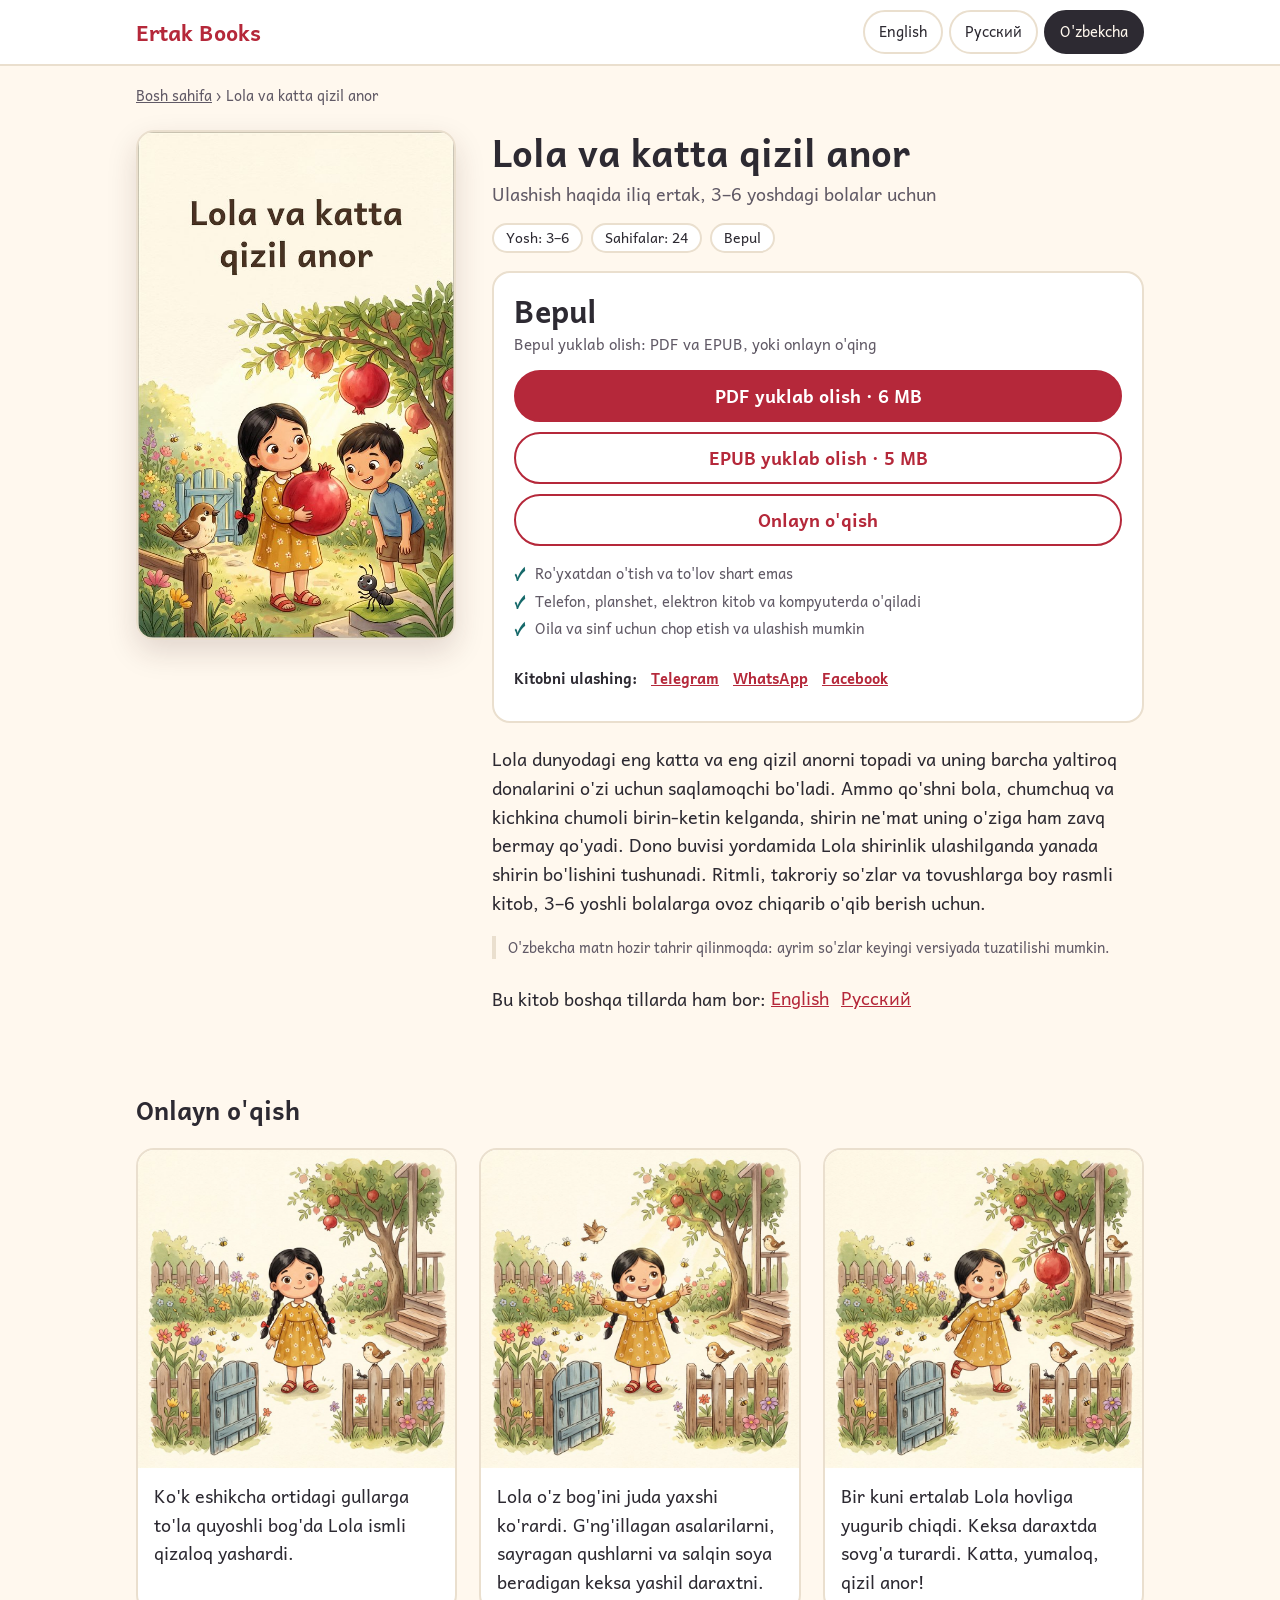
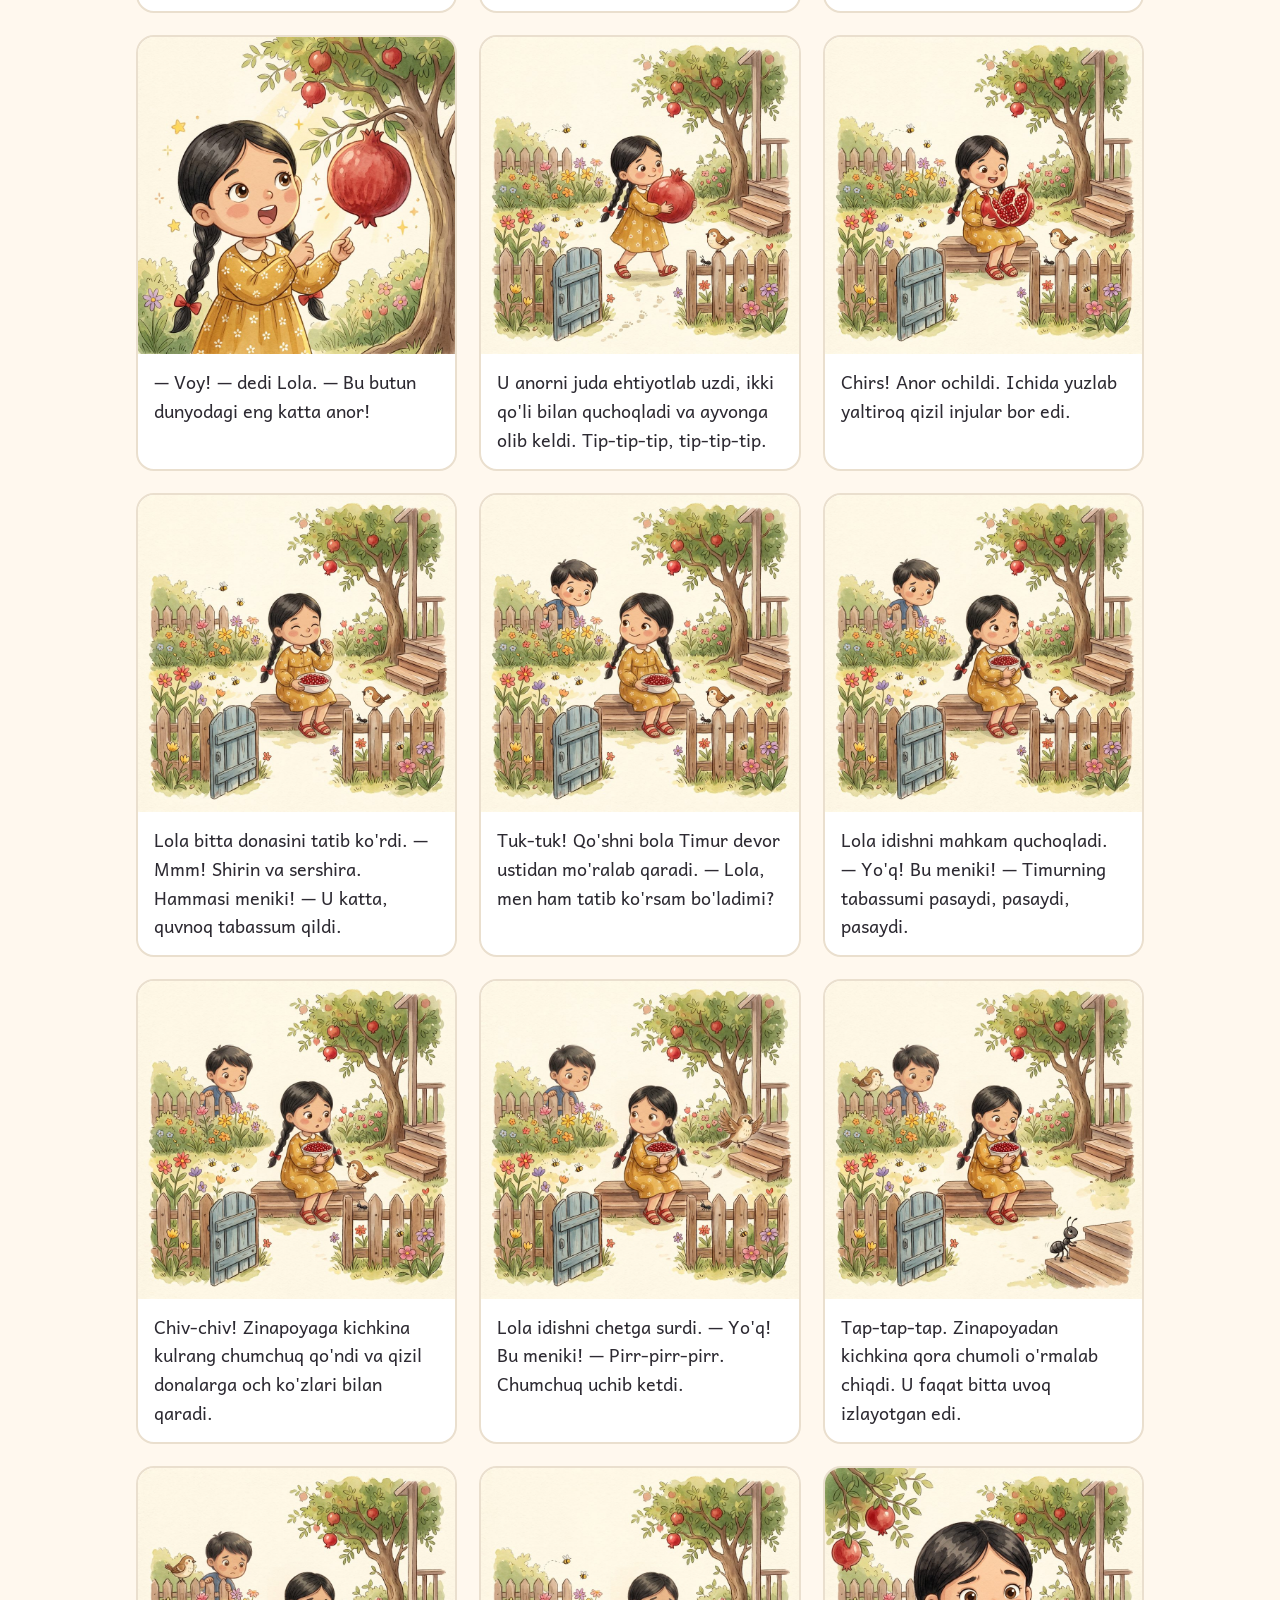
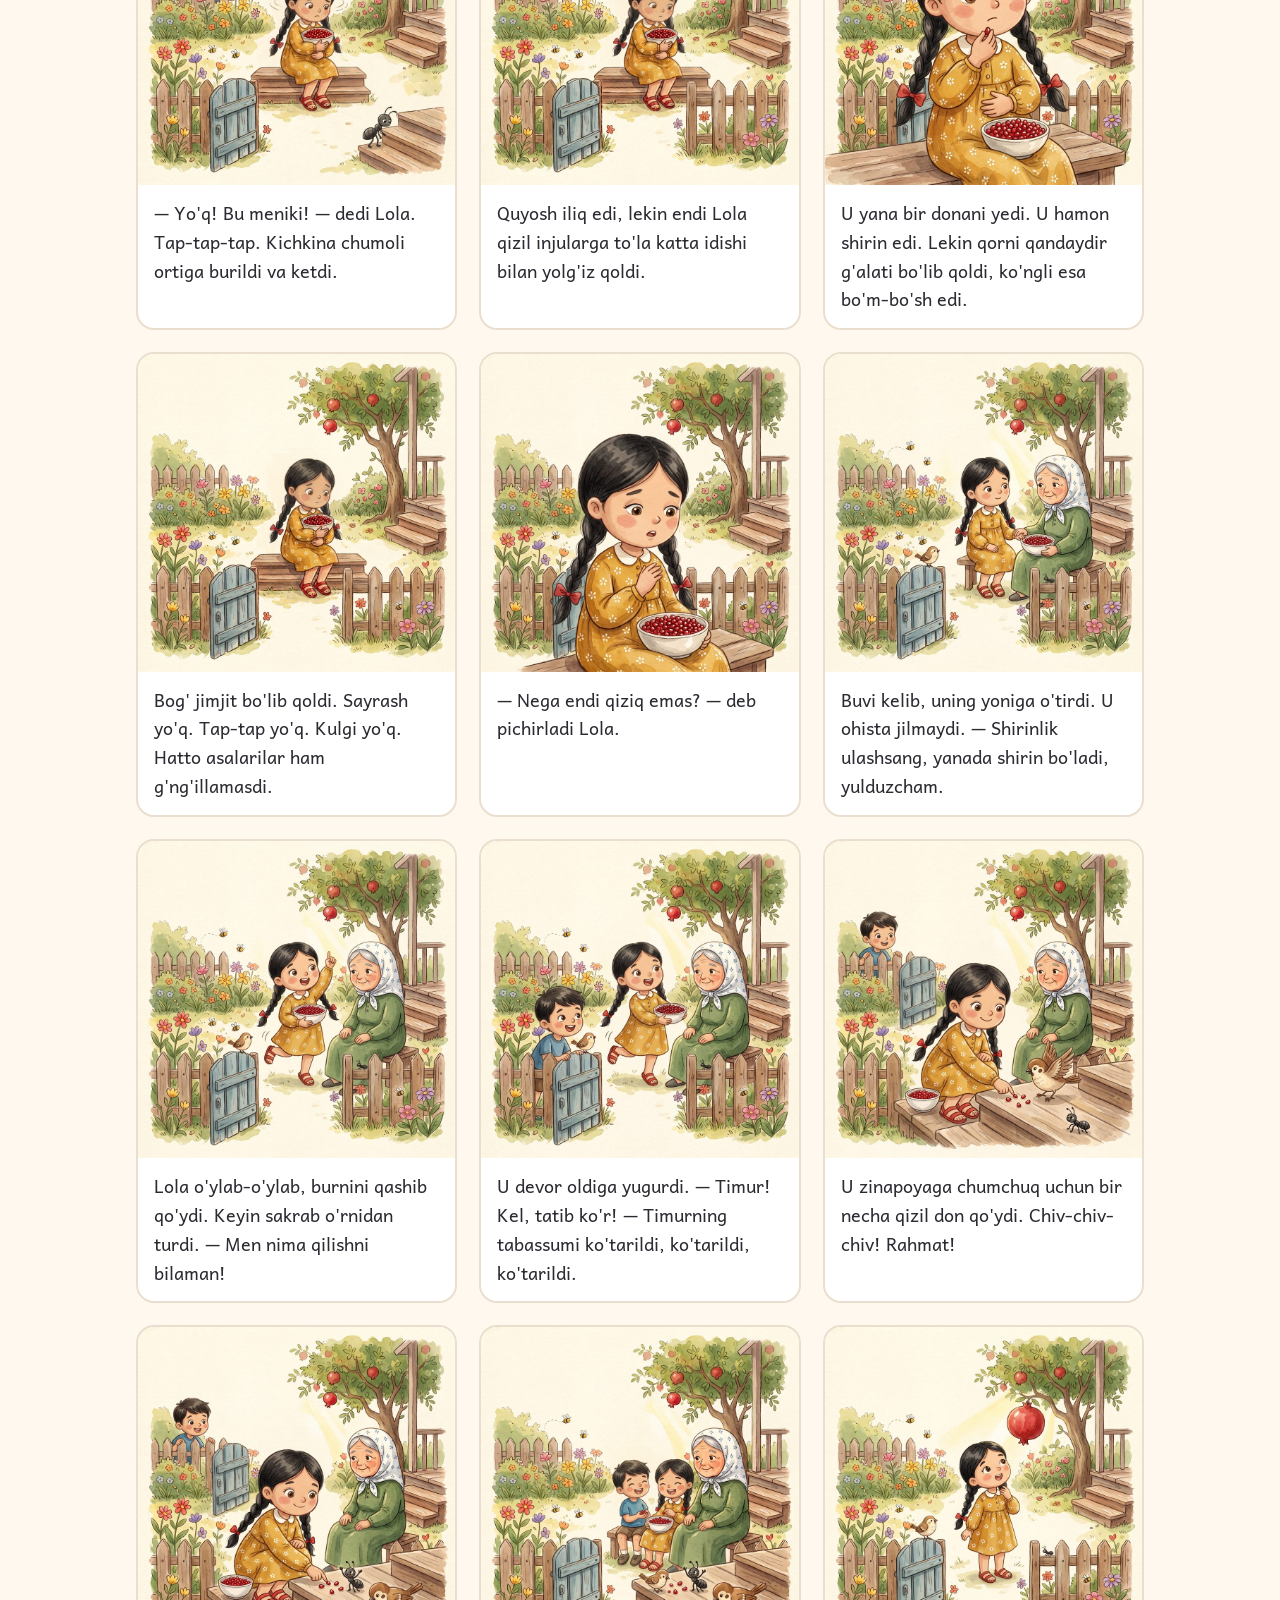
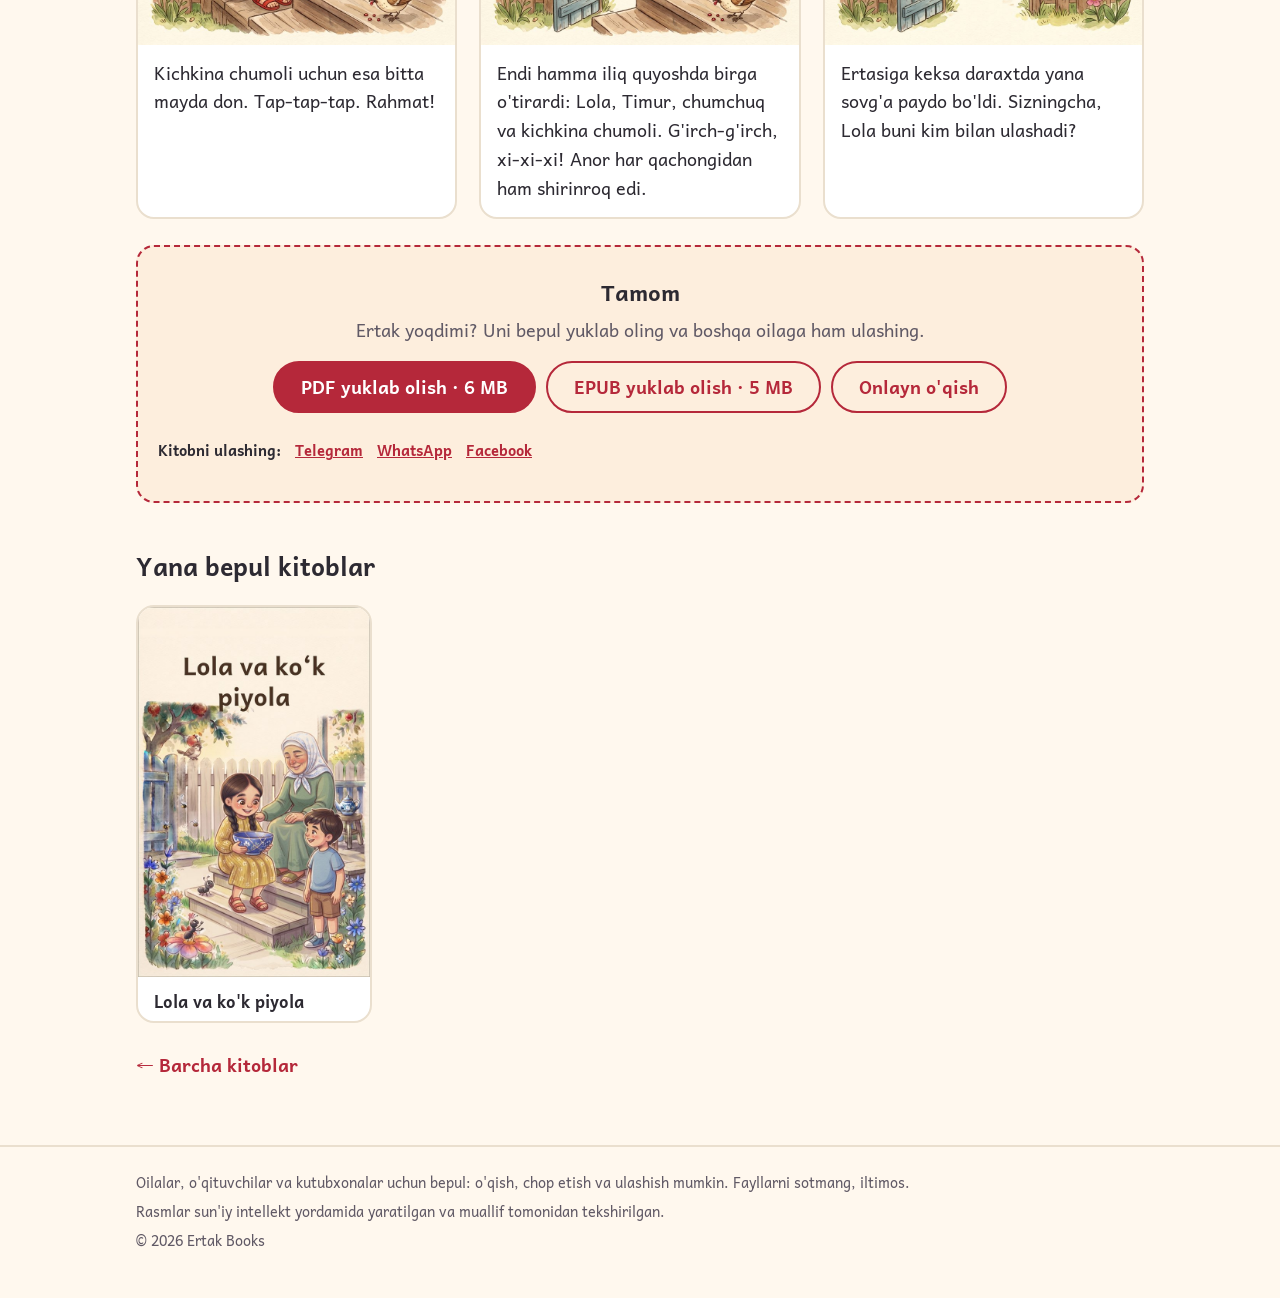
<file: uz/books/001/index.html>
<!doctype html>
<html lang="uz"><head><meta charset="utf-8">
<meta name="viewport" content="width=device-width,initial-scale=1">
<title>Lola va katta qizil anor: bolalar kitobi, bepul yuklab olish (PDF, EPUB)</title>
<meta name="description" content="&quot;Lola va katta qizil anor&quot; kitobini bepul yuklab oling: 3–6 yoshli bolalar uchun ovoz chiqarib o&#x27;qiladigan rasmli kitob. PDF yoki EPUB fayli yoki onlayn o&#x27;qish. Ro&#x27;yxatdan o&#x27;tish shart emas.">
<meta property="og:title" content="Lola va katta qizil anor: bolalar kitobi, bepul yuklab olish (PDF, EPUB)"><meta property="og:description" content="&quot;Lola va katta qizil anor&quot; kitobini bepul yuklab oling: 3–6 yoshli bolalar uchun ovoz chiqarib o&#x27;qiladigan rasmli kitob. PDF yoki EPUB fayli yoki onlayn o&#x27;qish. Ro&#x27;yxatdan o&#x27;tish shart emas.">
<link rel="canonical" href="https://iskandaralimov1234-ai.github.io/ertak-books-site/uz/books/001/"><meta property="og:url" content="https://iskandaralimov1234-ai.github.io/ertak-books-site/uz/books/001/"><meta property="og:image" content="https://iskandaralimov1234-ai.github.io/ertak-books-site/img/001/cover-uz.jpg"><meta name="twitter:image" content="https://iskandaralimov1234-ai.github.io/ertak-books-site/img/001/cover-uz.jpg"><meta property="og:type" content="book"><meta property="og:site_name" content="Ertak Books"><meta property="og:locale" content="uz_UZ"><meta name="twitter:card" content="summary_large_image"><meta name="twitter:title" content="Lola va katta qizil anor: bolalar kitobi, bepul yuklab olish (PDF, EPUB)"><meta name="twitter:description" content="&quot;Lola va katta qizil anor&quot; kitobini bepul yuklab oling: 3–6 yoshli bolalar uchun ovoz chiqarib o&#x27;qiladigan rasmli kitob. PDF yoki EPUB fayli yoki onlayn o&#x27;qish. Ro&#x27;yxatdan o&#x27;tish shart emas."><meta name="robots" content="index,follow,max-image-preview:large"><meta name="theme-color" content="#b5283a"><link rel="alternate" hreflang="en" href="https://iskandaralimov1234-ai.github.io/ertak-books-site/en/books/001/"><link rel="alternate" hreflang="ru" href="https://iskandaralimov1234-ai.github.io/ertak-books-site/ru/books/001/"><link rel="alternate" hreflang="uz" href="https://iskandaralimov1234-ai.github.io/ertak-books-site/uz/books/001/"><link rel="alternate" hreflang="x-default" href="https://iskandaralimov1234-ai.github.io/ertak-books-site/en/books/001/"><link rel="stylesheet" href="../../../style.css"><script type="application/ld+json">{"@context":"https://schema.org","@type":"Book","name":"Lola va katta qizil anor","inLanguage":"uz","description":"Lola dunyodagi eng katta va eng qizil anorni topadi va uning barcha yaltiroq donalarini o'zi uchun saqlamoqchi bo'ladi. Ammo qo'shni bola, chumchuq va kichkina chumoli birin-ketin kelganda, shirin ne'mat uning o'ziga ham zavq bermay qo'yadi. Dono buvisi yordamida Lola shirinlik ulashilganda yanada shirin bo'lishini tushunadi. Ritmli, takroriy so'zlar va tovushlarga boy rasmli kitob, 3–6 yoshli bolalarga ovoz chiqarib o'qib berish uchun.","image":"https://iskandaralimov1234-ai.github.io/ertak-books-site/img/001/cover-uz.jpg","url":"https://iskandaralimov1234-ai.github.io/ertak-books-site/uz/books/001/","isAccessibleForFree":true,"numberOfPages":24,"publisher":{"@type":"Organization","name":"Ertak Books"},"author":{"@type":"Organization","name":"Ertak Books"},"audience":{"@type":"PeopleAudience","suggestedMinAge":3,"suggestedMaxAge":6},"offers":{"@type":"Offer","price":"0","priceCurrency":"USD","availability":"https://schema.org/InStock"},"workExample":[{"@type":"Book","bookFormat":"https://schema.org/EBook","encodingFormat":"application/epub+zip","inLanguage":"uz","isAccessibleForFree":true,"url":"https://iskandaralimov1234-ai.github.io/ertak-books-site/files/books/lola-pomegranate-uz.epub"},{"@type":"Book","bookFormat":"https://schema.org/EBook","encodingFormat":"application/pdf","inLanguage":"uz","isAccessibleForFree":true,"url":"https://iskandaralimov1234-ai.github.io/ertak-books-site/files/books/lola-pomegranate-uz.pdf"}]}</script><script type="application/ld+json">{"@context":"https://schema.org","@type":"BreadcrumbList","itemListElement":[{"@type":"ListItem","position":1,"name":"Bosh sahifa","item":"https://iskandaralimov1234-ai.github.io/ertak-books-site/uz/"},{"@type":"ListItem","position":2,"name":"Lola va katta qizil anor","item":"https://iskandaralimov1234-ai.github.io/ertak-books-site/uz/books/001/"}]}</script></head><body class="has-sticky"><header class="top"><div class="wrap">
<a class="logo" href="../../../uz/">Ertak Books</a>
<nav class="langs" aria-label="Til"><a href="../../../en/books/001/" hreflang="en" lang="en">English</a><a href="../../../ru/books/001/" hreflang="ru" lang="ru">Русский</a><a href="../../../uz/books/001/" hreflang="uz" lang="uz" aria-current=true>O&#x27;zbekcha</a></nav></div></header><main class="wrap"><nav class="crumbs" aria-label="breadcrumb"><a href="../../">Bosh sahifa</a> › Lola va katta qizil anor</nav>
<article class="book">
<div class="cover"><img src="../../../img/001/cover-uz.jpg" alt="Lola va katta qizil anor" width="600" height="960" loading="eager" decoding="async" fetchpriority="high"></div>
<div class="info"><h1>Lola va katta qizil anor</h1><p class="sub">Ulashish haqida iliq ertak, 3–6 yoshdagi bolalar uchun</p>
<div class="meta"><span>Yosh: 3–6</span><span>Sahifalar: 24</span><span>Bepul</span></div>
<div class="buy" id="download"><p class="price">Bepul</p><p class="what">Bepul yuklab olish: PDF va EPUB, yoki onlayn o&#x27;qing</p><div class="row"><a class="btn" href="../../../files/books/lola-pomegranate-uz.pdf" download>PDF yuklab olish · 6 MB</a><a class="btn alt" href="../../../files/books/lola-pomegranate-uz.epub" download>EPUB yuklab olish · 5 MB</a><a class="btn alt" href="#read">Onlayn o&#x27;qish</a></div><ul class="ticks"><li>Ro&#x27;yxatdan o&#x27;tish va to&#x27;lov shart emas</li><li>Telefon, planshet, elektron kitob va kompyuterda o&#x27;qiladi</li><li>Oila va sinf uchun chop etish va ulashish mumkin</li></ul><div class="share"><strong>Kitobni ulashing:</strong> <a href="https://t.me/share/url?url=https%3A//iskandaralimov1234-ai.github.io/ertak-books-site/uz/books/001/&amp;text=Lola%20va%20katta%20qizil%20anor" rel="noopener" target="_blank">Telegram</a><a href="https://wa.me/?text=Lola%20va%20katta%20qizil%20anor%20https%3A//iskandaralimov1234-ai.github.io/ertak-books-site/uz/books/001/" rel="noopener" target="_blank">WhatsApp</a><a href="https://www.facebook.com/sharer/sharer.php?u=https%3A//iskandaralimov1234-ai.github.io/ertak-books-site/uz/books/001/" rel="noopener" target="_blank">Facebook</a></div></div><p class="desc">Lola dunyodagi eng katta va eng qizil anorni topadi va uning barcha yaltiroq donalarini o&#x27;zi uchun saqlamoqchi bo&#x27;ladi. Ammo qo&#x27;shni bola, chumchuq va kichkina chumoli birin-ketin kelganda, shirin ne&#x27;mat uning o&#x27;ziga ham zavq bermay qo&#x27;yadi. Dono buvisi yordamida Lola shirinlik ulashilganda yanada shirin bo&#x27;lishini tushunadi. Ritmli, takroriy so&#x27;zlar va tovushlarga boy rasmli kitob, 3–6 yoshli bolalarga ovoz chiqarib o&#x27;qib berish uchun.</p><p class="note">O&#x27;zbekcha matn hozir tahrir qilinmoqda: ayrim so&#x27;zlar keyingi versiyada tuzatilishi mumkin.</p><p class="langlinks">Bu kitob boshqa tillarda ham bor: <a href="../../../en/books/001/" hreflang="en" lang="en">English</a><a href="../../../ru/books/001/" hreflang="ru" lang="ru">Русский</a></p></div></article><section id="read"><h2>Onlayn o&#x27;qish</h2><div class="spread"><figure><img src="../../../img/001/page-01.jpg" alt="Ko&#x27;k eshikcha ortidagi gullarga to&#x27;la quyoshli bog&#x27;da Lola ismli qizaloq yashardi." width="900" height="900" loading="lazy" decoding="async"><figcaption>Ko&#x27;k eshikcha ortidagi gullarga to&#x27;la quyoshli bog&#x27;da Lola ismli qizaloq yashardi.</figcaption></figure><figure><img src="../../../img/001/page-02.jpg" alt="Lola o&#x27;z bog&#x27;ini juda yaxshi ko&#x27;rardi. G&#x27;ng&#x27;illagan asalarilarni, sayragan qushlarni va salqin soya beradigan keksa yashil daraxtni." width="900" height="900" loading="lazy" decoding="async"><figcaption>Lola o&#x27;z bog&#x27;ini juda yaxshi ko&#x27;rardi. G&#x27;ng&#x27;illagan asalarilarni, sayragan qushlarni va salqin soya beradigan keksa yashil daraxtni.</figcaption></figure><figure><img src="../../../img/001/page-03.jpg" alt="Bir kuni ertalab Lola hovliga yugurib chiqdi. Keksa daraxtda sovg&#x27;a turardi. Katta, yumaloq, qizil anor!" width="900" height="900" loading="lazy" decoding="async"><figcaption>Bir kuni ertalab Lola hovliga yugurib chiqdi. Keksa daraxtda sovg&#x27;a turardi. Katta, yumaloq, qizil anor!</figcaption></figure><figure><img src="../../../img/001/page-04.jpg" alt="— Voy! — dedi Lola. — Bu butun dunyodagi eng katta anor!" width="900" height="900" loading="lazy" decoding="async"><figcaption>— Voy! — dedi Lola. — Bu butun dunyodagi eng katta anor!</figcaption></figure><figure><img src="../../../img/001/page-05.jpg" alt="U anorni juda ehtiyotlab uzdi, ikki qo&#x27;li bilan quchoqladi va ayvonga olib keldi. Tip-tip-tip, tip-tip-tip." width="900" height="900" loading="lazy" decoding="async"><figcaption>U anorni juda ehtiyotlab uzdi, ikki qo&#x27;li bilan quchoqladi va ayvonga olib keldi. Tip-tip-tip, tip-tip-tip.</figcaption></figure><figure><img src="../../../img/001/page-06.jpg" alt="Chirs! Anor ochildi. Ichida yuzlab yaltiroq qizil injular bor edi." width="900" height="900" loading="lazy" decoding="async"><figcaption>Chirs! Anor ochildi. Ichida yuzlab yaltiroq qizil injular bor edi.</figcaption></figure><figure><img src="../../../img/001/page-07.jpg" alt="Lola bitta donasini tatib ko&#x27;rdi. — Mmm! Shirin va sershira. Hammasi meniki! — U katta, quvnoq tabassum qildi." width="900" height="900" loading="lazy" decoding="async"><figcaption>Lola bitta donasini tatib ko&#x27;rdi. — Mmm! Shirin va sershira. Hammasi meniki! — U katta, quvnoq tabassum qildi.</figcaption></figure><figure><img src="../../../img/001/page-08.jpg" alt="Tuk-tuk! Qo&#x27;shni bola Timur devor ustidan mo&#x27;ralab qaradi. — Lola, men ham tatib ko&#x27;rsam bo&#x27;ladimi?" width="900" height="900" loading="lazy" decoding="async"><figcaption>Tuk-tuk! Qo&#x27;shni bola Timur devor ustidan mo&#x27;ralab qaradi. — Lola, men ham tatib ko&#x27;rsam bo&#x27;ladimi?</figcaption></figure><figure><img src="../../../img/001/page-09.jpg" alt="Lola idishni mahkam quchoqladi. — Yo&#x27;q! Bu meniki! — Timurning tabassumi pasaydi, pasaydi, pasaydi." width="900" height="900" loading="lazy" decoding="async"><figcaption>Lola idishni mahkam quchoqladi. — Yo&#x27;q! Bu meniki! — Timurning tabassumi pasaydi, pasaydi, pasaydi.</figcaption></figure><figure><img src="../../../img/001/page-10.jpg" alt="Chiv-chiv! Zinapoyaga kichkina kulrang chumchuq qo&#x27;ndi va qizil donalarga och ko&#x27;zlari bilan qaradi." width="900" height="900" loading="lazy" decoding="async"><figcaption>Chiv-chiv! Zinapoyaga kichkina kulrang chumchuq qo&#x27;ndi va qizil donalarga och ko&#x27;zlari bilan qaradi.</figcaption></figure><figure><img src="../../../img/001/page-11.jpg" alt="Lola idishni chetga surdi. — Yo&#x27;q! Bu meniki! — Pirr-pirr-pirr. Chumchuq uchib ketdi." width="900" height="900" loading="lazy" decoding="async"><figcaption>Lola idishni chetga surdi. — Yo&#x27;q! Bu meniki! — Pirr-pirr-pirr. Chumchuq uchib ketdi.</figcaption></figure><figure><img src="../../../img/001/page-12.jpg" alt="Tap-tap-tap. Zinapoyadan kichkina qora chumoli o&#x27;rmalab chiqdi. U faqat bitta uvoq izlayotgan edi." width="900" height="900" loading="lazy" decoding="async"><figcaption>Tap-tap-tap. Zinapoyadan kichkina qora chumoli o&#x27;rmalab chiqdi. U faqat bitta uvoq izlayotgan edi.</figcaption></figure><figure><img src="../../../img/001/page-13.jpg" alt="— Yo&#x27;q! Bu meniki! — dedi Lola. Tap-tap-tap. Kichkina chumoli ortiga burildi va ketdi." width="900" height="900" loading="lazy" decoding="async"><figcaption>— Yo&#x27;q! Bu meniki! — dedi Lola. Tap-tap-tap. Kichkina chumoli ortiga burildi va ketdi.</figcaption></figure><figure><img src="../../../img/001/page-14.jpg" alt="Quyosh iliq edi, lekin endi Lola qizil injularga to&#x27;la katta idishi bilan yolg&#x27;iz qoldi." width="900" height="900" loading="lazy" decoding="async"><figcaption>Quyosh iliq edi, lekin endi Lola qizil injularga to&#x27;la katta idishi bilan yolg&#x27;iz qoldi.</figcaption></figure><figure><img src="../../../img/001/page-15.jpg" alt="U yana bir donani yedi. U hamon shirin edi. Lekin qorni qandaydir g&#x27;alati bo&#x27;lib qoldi, ko&#x27;ngli esa bo&#x27;m-bo&#x27;sh edi." width="900" height="900" loading="lazy" decoding="async"><figcaption>U yana bir donani yedi. U hamon shirin edi. Lekin qorni qandaydir g&#x27;alati bo&#x27;lib qoldi, ko&#x27;ngli esa bo&#x27;m-bo&#x27;sh edi.</figcaption></figure><figure><img src="../../../img/001/page-16.jpg" alt="Bog&#x27; jimjit bo&#x27;lib qoldi. Sayrash yo&#x27;q. Tap-tap yo&#x27;q. Kulgi yo&#x27;q. Hatto asalarilar ham g&#x27;ng&#x27;illamasdi." width="900" height="900" loading="lazy" decoding="async"><figcaption>Bog&#x27; jimjit bo&#x27;lib qoldi. Sayrash yo&#x27;q. Tap-tap yo&#x27;q. Kulgi yo&#x27;q. Hatto asalarilar ham g&#x27;ng&#x27;illamasdi.</figcaption></figure><figure><img src="../../../img/001/page-17.jpg" alt="— Nega endi qiziq emas? — deb pichirladi Lola." width="900" height="900" loading="lazy" decoding="async"><figcaption>— Nega endi qiziq emas? — deb pichirladi Lola.</figcaption></figure><figure><img src="../../../img/001/page-18.jpg" alt="Buvi kelib, uning yoniga o&#x27;tirdi. U ohista jilmaydi. — Shirinlik ulashsang, yanada shirin bo&#x27;ladi, yulduzcham." width="900" height="900" loading="lazy" decoding="async"><figcaption>Buvi kelib, uning yoniga o&#x27;tirdi. U ohista jilmaydi. — Shirinlik ulashsang, yanada shirin bo&#x27;ladi, yulduzcham.</figcaption></figure><figure><img src="../../../img/001/page-19.jpg" alt="Lola o&#x27;ylab-o&#x27;ylab, burnini qashib qo&#x27;ydi. Keyin sakrab o&#x27;rnidan turdi. — Men nima qilishni bilaman!" width="900" height="900" loading="lazy" decoding="async"><figcaption>Lola o&#x27;ylab-o&#x27;ylab, burnini qashib qo&#x27;ydi. Keyin sakrab o&#x27;rnidan turdi. — Men nima qilishni bilaman!</figcaption></figure><figure><img src="../../../img/001/page-20.jpg" alt="U devor oldiga yugurdi. — Timur! Kel, tatib ko&#x27;r! — Timurning tabassumi ko&#x27;tarildi, ko&#x27;tarildi, ko&#x27;tarildi." width="900" height="900" loading="lazy" decoding="async"><figcaption>U devor oldiga yugurdi. — Timur! Kel, tatib ko&#x27;r! — Timurning tabassumi ko&#x27;tarildi, ko&#x27;tarildi, ko&#x27;tarildi.</figcaption></figure><figure><img src="../../../img/001/page-21.jpg" alt="U zinapoyaga chumchuq uchun bir necha qizil don qo&#x27;ydi. Chiv-chiv-chiv! Rahmat!" width="900" height="900" loading="lazy" decoding="async"><figcaption>U zinapoyaga chumchuq uchun bir necha qizil don qo&#x27;ydi. Chiv-chiv-chiv! Rahmat!</figcaption></figure><figure><img src="../../../img/001/page-22.jpg" alt="Kichkina chumoli uchun esa bitta mayda don. Tap-tap-tap. Rahmat!" width="900" height="900" loading="lazy" decoding="async"><figcaption>Kichkina chumoli uchun esa bitta mayda don. Tap-tap-tap. Rahmat!</figcaption></figure><figure><img src="../../../img/001/page-23.jpg" alt="Endi hamma iliq quyoshda birga o&#x27;tirardi: Lola, Timur, chumchuq va kichkina chumoli. G&#x27;irch-g&#x27;irch, xi-xi-xi! Anor har qachongidan ham shirinroq edi." width="900" height="900" loading="lazy" decoding="async"><figcaption>Endi hamma iliq quyoshda birga o&#x27;tirardi: Lola, Timur, chumchuq va kichkina chumoli. G&#x27;irch-g&#x27;irch, xi-xi-xi! Anor har qachongidan ham shirinroq edi.</figcaption></figure><figure><img src="../../../img/001/page-24.jpg" alt="Ertasiga keksa daraxtda yana sovg&#x27;a paydo bo&#x27;ldi. Sizningcha, Lola buni kim bilan ulashadi?" width="900" height="900" loading="lazy" decoding="async"><figcaption>Ertasiga keksa daraxtda yana sovg&#x27;a paydo bo&#x27;ldi. Sizningcha, Lola buni kim bilan ulashadi?</figcaption></figure></div><div class="tbc"><h3>Tamom</h3><p>Ertak yoqdimi? Uni bepul yuklab oling va boshqa oilaga ham ulashing.</p><div class="row"><a class="btn" href="../../../files/books/lola-pomegranate-uz.pdf" download>PDF yuklab olish · 6 MB</a><a class="btn alt" href="../../../files/books/lola-pomegranate-uz.epub" download>EPUB yuklab olish · 5 MB</a><a class="btn alt" href="#read">Onlayn o&#x27;qish</a></div><div class="share"><strong>Kitobni ulashing:</strong> <a href="https://t.me/share/url?url=https%3A//iskandaralimov1234-ai.github.io/ertak-books-site/uz/books/001/&amp;text=Lola%20va%20katta%20qizil%20anor" rel="noopener" target="_blank">Telegram</a><a href="https://wa.me/?text=Lola%20va%20katta%20qizil%20anor%20https%3A//iskandaralimov1234-ai.github.io/ertak-books-site/uz/books/001/" rel="noopener" target="_blank">WhatsApp</a><a href="https://www.facebook.com/sharer/sharer.php?u=https%3A//iskandaralimov1234-ai.github.io/ertak-books-site/uz/books/001/" rel="noopener" target="_blank">Facebook</a></div></div></section><section><h2>Yana bepul kitoblar</h2><div class="grid"><article class="card"><a class="pic" href="../002/"><img src="../../../img/002/cover-uz.jpg" alt="Lola va ko&#x27;k piyola" width="600" height="960" loading="lazy" decoding="async"></a><div class="body"><h3><a href="../002/">Lola va ko&#x27;k piyola</a></h3></div></article></div></section><p><a class="link" href="../../">← Barcha kitoblar</a></p></main><footer><div class="wrap"><p>Oilalar, o&#x27;qituvchilar va kutubxonalar uchun bepul: o&#x27;qish, chop etish va ulashish mumkin. Fayllarni sotmang, iltimos.</p><p>Rasmlar sun&#x27;iy intellekt yordamida yaratilgan va muallif tomonidan tekshirilgan.</p><p>© 2026 Ertak Books</p></div></footer><div class="sticky"><div class="t"><strong>Bepul</strong><small>Lola va katta qizil anor</small></div><a class="btn" href="../../../files/books/lola-pomegranate-uz.pdf" download>Bepul yuklab olish</a></div></body></html>
</file>
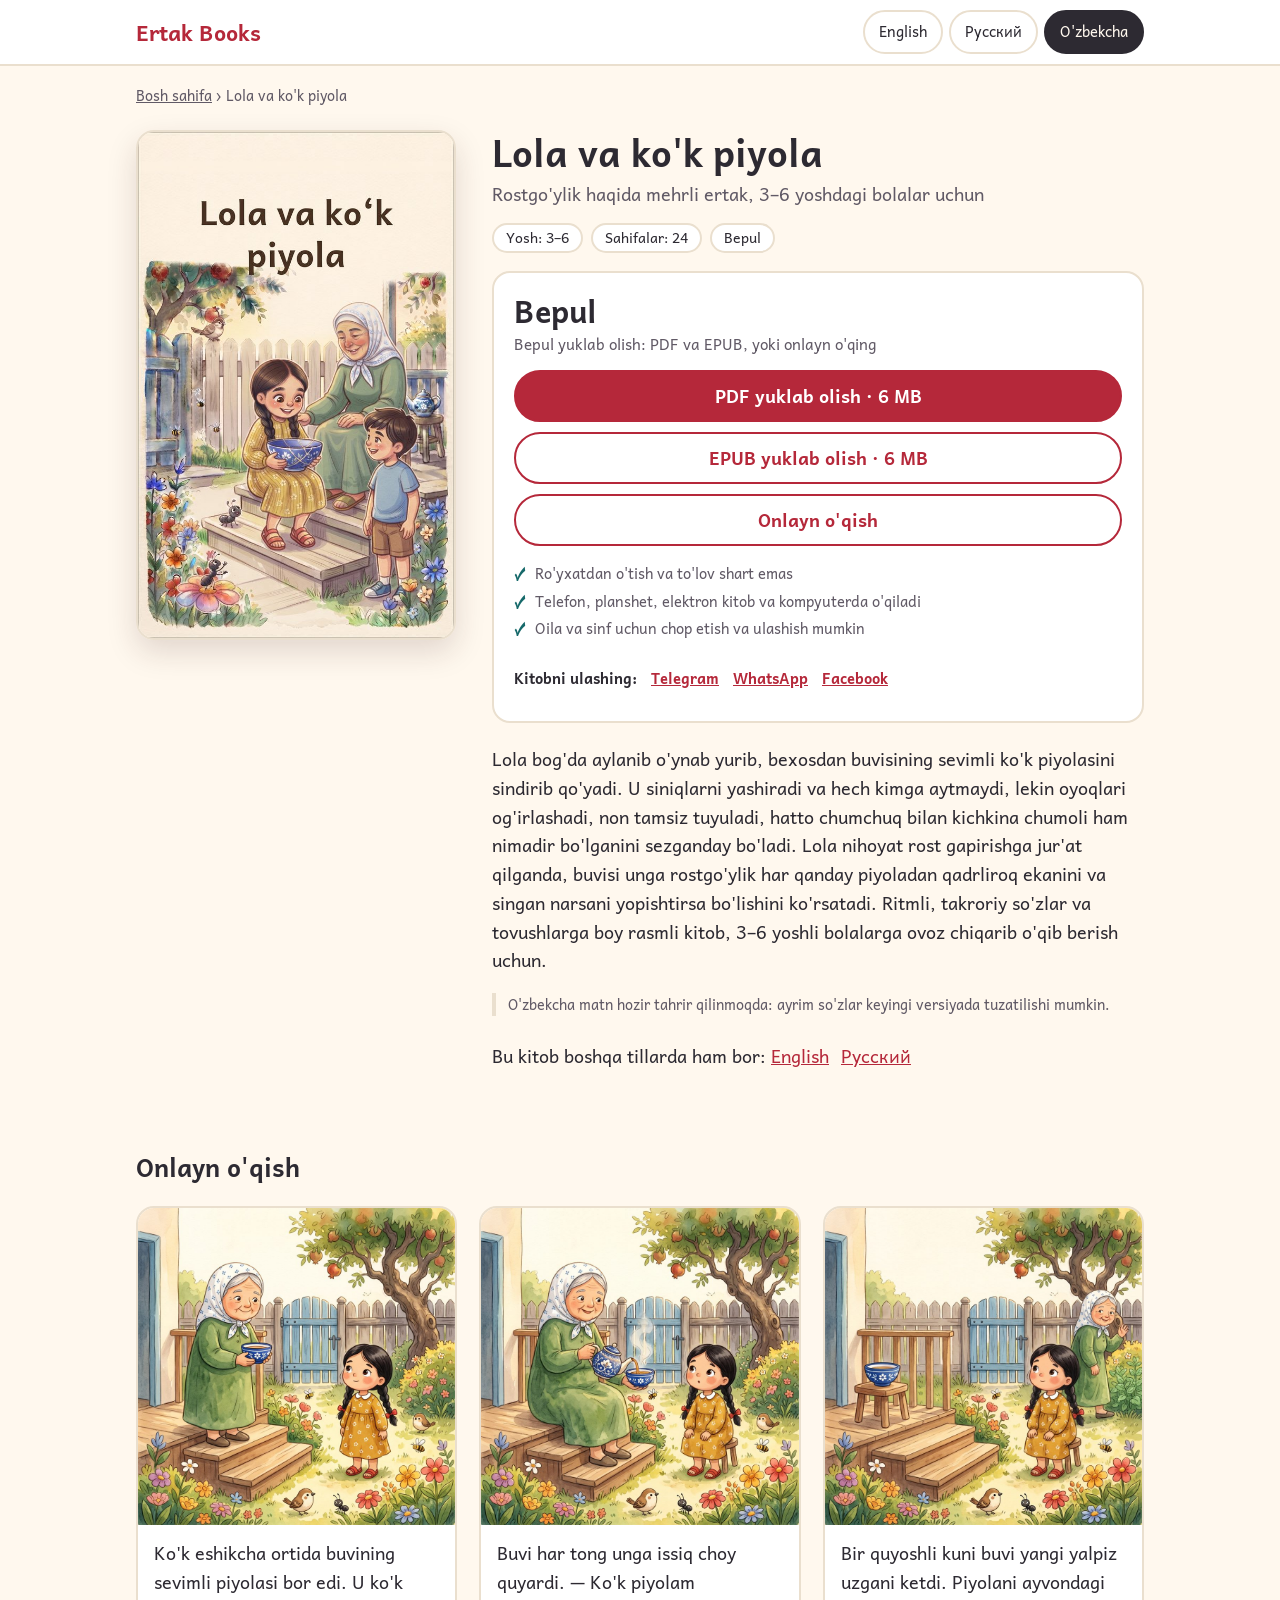
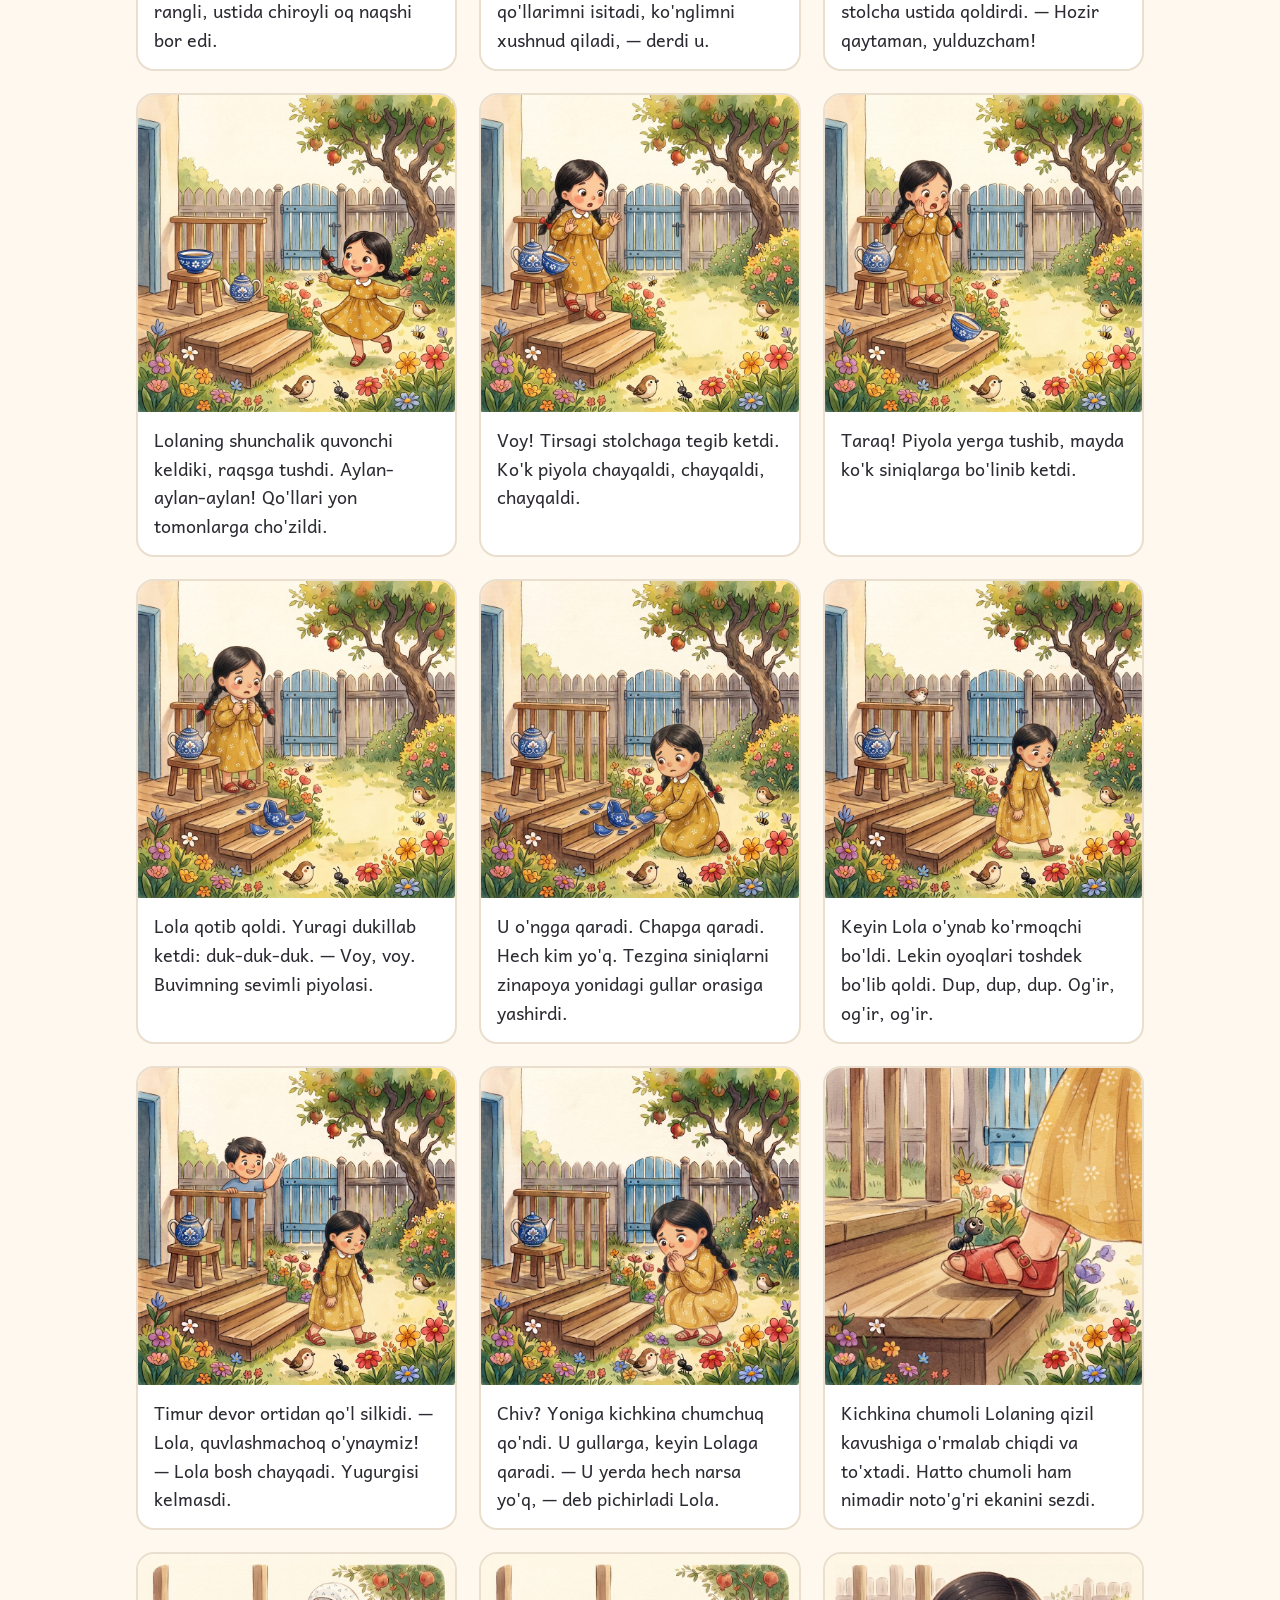
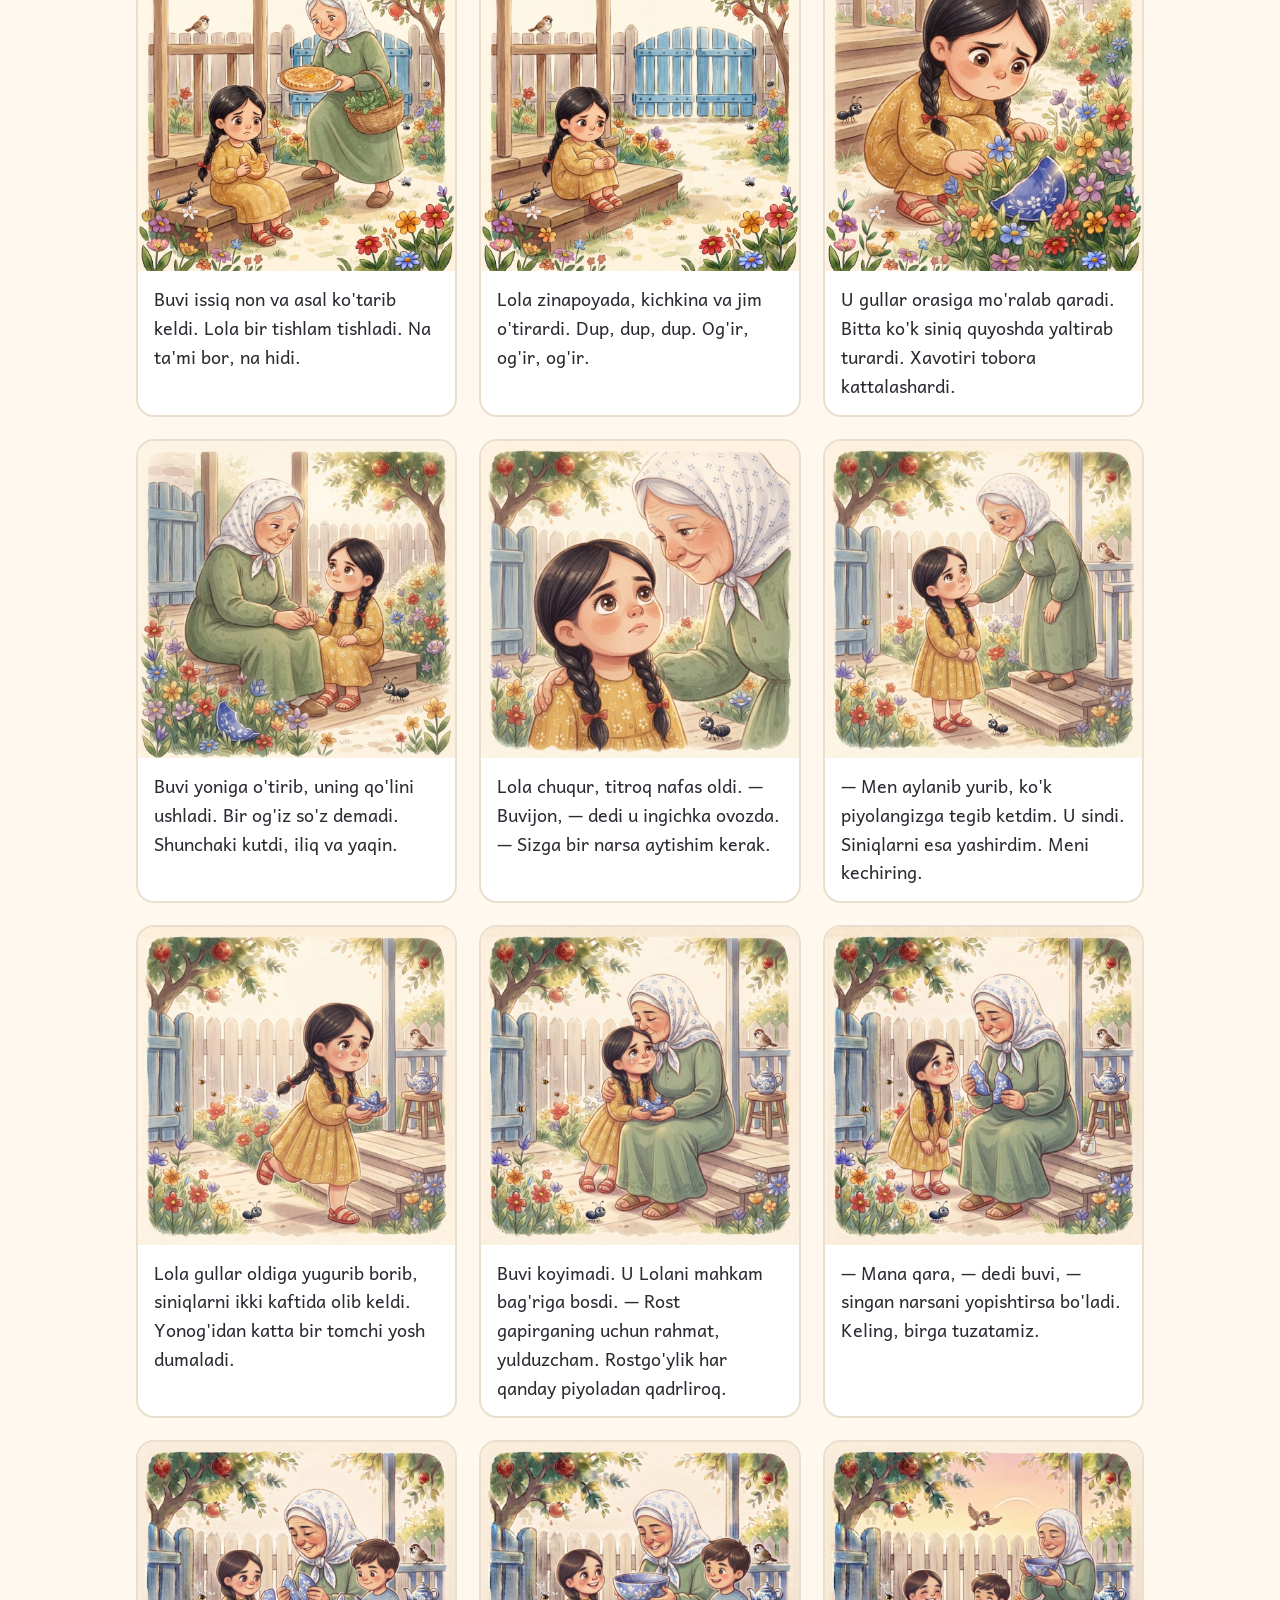
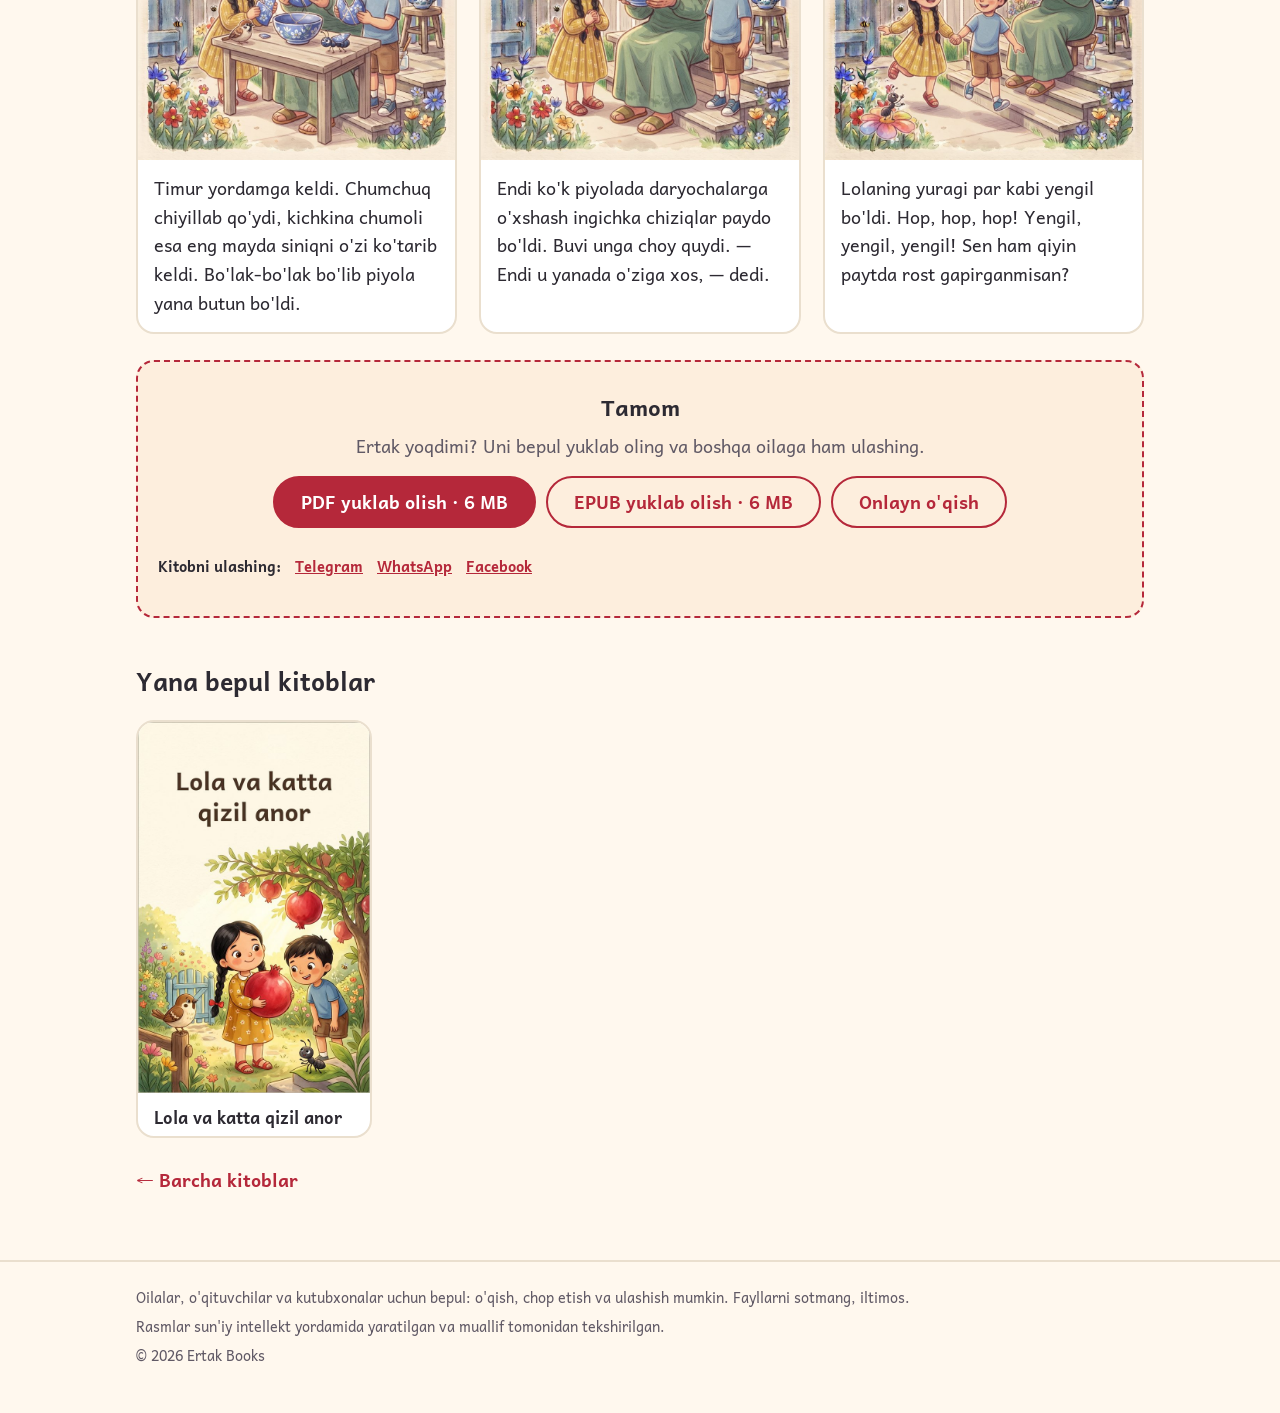
<file: uz/books/002/index.html>
<!doctype html>
<html lang="uz"><head><meta charset="utf-8">
<meta name="viewport" content="width=device-width,initial-scale=1">
<title>Lola va ko&#x27;k piyola: bolalar kitobi, bepul yuklab olish (PDF, EPUB)</title>
<meta name="description" content="&quot;Lola va ko&#x27;k piyola&quot; kitobini bepul yuklab oling: 3–6 yoshli bolalar uchun ovoz chiqarib o&#x27;qiladigan rasmli kitob. PDF yoki EPUB fayli yoki onlayn o&#x27;qish. Ro&#x27;yxatdan o&#x27;tish shart emas.">
<meta property="og:title" content="Lola va ko&#x27;k piyola: bolalar kitobi, bepul yuklab olish (PDF, EPUB)"><meta property="og:description" content="&quot;Lola va ko&#x27;k piyola&quot; kitobini bepul yuklab oling: 3–6 yoshli bolalar uchun ovoz chiqarib o&#x27;qiladigan rasmli kitob. PDF yoki EPUB fayli yoki onlayn o&#x27;qish. Ro&#x27;yxatdan o&#x27;tish shart emas.">
<link rel="canonical" href="https://iskandaralimov1234-ai.github.io/ertak-books-site/uz/books/002/"><meta property="og:url" content="https://iskandaralimov1234-ai.github.io/ertak-books-site/uz/books/002/"><meta property="og:image" content="https://iskandaralimov1234-ai.github.io/ertak-books-site/img/002/cover-uz.jpg"><meta name="twitter:image" content="https://iskandaralimov1234-ai.github.io/ertak-books-site/img/002/cover-uz.jpg"><meta property="og:type" content="book"><meta property="og:site_name" content="Ertak Books"><meta property="og:locale" content="uz_UZ"><meta name="twitter:card" content="summary_large_image"><meta name="twitter:title" content="Lola va ko&#x27;k piyola: bolalar kitobi, bepul yuklab olish (PDF, EPUB)"><meta name="twitter:description" content="&quot;Lola va ko&#x27;k piyola&quot; kitobini bepul yuklab oling: 3–6 yoshli bolalar uchun ovoz chiqarib o&#x27;qiladigan rasmli kitob. PDF yoki EPUB fayli yoki onlayn o&#x27;qish. Ro&#x27;yxatdan o&#x27;tish shart emas."><meta name="robots" content="index,follow,max-image-preview:large"><meta name="theme-color" content="#b5283a"><link rel="alternate" hreflang="en" href="https://iskandaralimov1234-ai.github.io/ertak-books-site/en/books/002/"><link rel="alternate" hreflang="ru" href="https://iskandaralimov1234-ai.github.io/ertak-books-site/ru/books/002/"><link rel="alternate" hreflang="uz" href="https://iskandaralimov1234-ai.github.io/ertak-books-site/uz/books/002/"><link rel="alternate" hreflang="x-default" href="https://iskandaralimov1234-ai.github.io/ertak-books-site/en/books/002/"><link rel="stylesheet" href="../../../style.css"><script type="application/ld+json">{"@context":"https://schema.org","@type":"Book","name":"Lola va ko'k piyola","inLanguage":"uz","description":"Lola bog'da aylanib o'ynab yurib, bexosdan buvisining sevimli ko'k piyolasini sindirib qo'yadi. U siniqlarni yashiradi va hech kimga aytmaydi, lekin oyoqlari og'irlashadi, non tamsiz tuyuladi, hatto chumchuq bilan kichkina chumoli ham nimadir bo'lganini sezganday bo'ladi. Lola nihoyat rost gapirishga jur'at qilganda, buvisi unga rostgo'ylik har qanday piyoladan qadrliroq ekanini va singan narsani yopishtirsa bo'lishini ko'rsatadi. Ritmli, takroriy so'zlar va tovushlarga boy rasmli kitob, 3–6 yoshli bolalarga ovoz chiqarib o'qib berish uchun.","image":"https://iskandaralimov1234-ai.github.io/ertak-books-site/img/002/cover-uz.jpg","url":"https://iskandaralimov1234-ai.github.io/ertak-books-site/uz/books/002/","isAccessibleForFree":true,"numberOfPages":24,"publisher":{"@type":"Organization","name":"Ertak Books"},"author":{"@type":"Organization","name":"Ertak Books"},"audience":{"@type":"PeopleAudience","suggestedMinAge":3,"suggestedMaxAge":6},"offers":{"@type":"Offer","price":"0","priceCurrency":"USD","availability":"https://schema.org/InStock"},"workExample":[{"@type":"Book","bookFormat":"https://schema.org/EBook","encodingFormat":"application/epub+zip","inLanguage":"uz","isAccessibleForFree":true,"url":"https://iskandaralimov1234-ai.github.io/ertak-books-site/files/books/lola-blue-tea-bowl-uz.epub"},{"@type":"Book","bookFormat":"https://schema.org/EBook","encodingFormat":"application/pdf","inLanguage":"uz","isAccessibleForFree":true,"url":"https://iskandaralimov1234-ai.github.io/ertak-books-site/files/books/lola-blue-tea-bowl-uz.pdf"}]}</script><script type="application/ld+json">{"@context":"https://schema.org","@type":"BreadcrumbList","itemListElement":[{"@type":"ListItem","position":1,"name":"Bosh sahifa","item":"https://iskandaralimov1234-ai.github.io/ertak-books-site/uz/"},{"@type":"ListItem","position":2,"name":"Lola va ko'k piyola","item":"https://iskandaralimov1234-ai.github.io/ertak-books-site/uz/books/002/"}]}</script></head><body class="has-sticky"><header class="top"><div class="wrap">
<a class="logo" href="../../../uz/">Ertak Books</a>
<nav class="langs" aria-label="Til"><a href="../../../en/books/002/" hreflang="en" lang="en">English</a><a href="../../../ru/books/002/" hreflang="ru" lang="ru">Русский</a><a href="../../../uz/books/002/" hreflang="uz" lang="uz" aria-current=true>O&#x27;zbekcha</a></nav></div></header><main class="wrap"><nav class="crumbs" aria-label="breadcrumb"><a href="../../">Bosh sahifa</a> › Lola va ko&#x27;k piyola</nav>
<article class="book">
<div class="cover"><img src="../../../img/002/cover-uz.jpg" alt="Lola va ko&#x27;k piyola" width="600" height="960" loading="eager" decoding="async" fetchpriority="high"></div>
<div class="info"><h1>Lola va ko&#x27;k piyola</h1><p class="sub">Rostgo&#x27;ylik haqida mehrli ertak, 3–6 yoshdagi bolalar uchun</p>
<div class="meta"><span>Yosh: 3–6</span><span>Sahifalar: 24</span><span>Bepul</span></div>
<div class="buy" id="download"><p class="price">Bepul</p><p class="what">Bepul yuklab olish: PDF va EPUB, yoki onlayn o&#x27;qing</p><div class="row"><a class="btn" href="../../../files/books/lola-blue-tea-bowl-uz.pdf" download>PDF yuklab olish · 6 MB</a><a class="btn alt" href="../../../files/books/lola-blue-tea-bowl-uz.epub" download>EPUB yuklab olish · 6 MB</a><a class="btn alt" href="#read">Onlayn o&#x27;qish</a></div><ul class="ticks"><li>Ro&#x27;yxatdan o&#x27;tish va to&#x27;lov shart emas</li><li>Telefon, planshet, elektron kitob va kompyuterda o&#x27;qiladi</li><li>Oila va sinf uchun chop etish va ulashish mumkin</li></ul><div class="share"><strong>Kitobni ulashing:</strong> <a href="https://t.me/share/url?url=https%3A//iskandaralimov1234-ai.github.io/ertak-books-site/uz/books/002/&amp;text=Lola%20va%20ko%27k%20piyola" rel="noopener" target="_blank">Telegram</a><a href="https://wa.me/?text=Lola%20va%20ko%27k%20piyola%20https%3A//iskandaralimov1234-ai.github.io/ertak-books-site/uz/books/002/" rel="noopener" target="_blank">WhatsApp</a><a href="https://www.facebook.com/sharer/sharer.php?u=https%3A//iskandaralimov1234-ai.github.io/ertak-books-site/uz/books/002/" rel="noopener" target="_blank">Facebook</a></div></div><p class="desc">Lola bog&#x27;da aylanib o&#x27;ynab yurib, bexosdan buvisining sevimli ko&#x27;k piyolasini sindirib qo&#x27;yadi. U siniqlarni yashiradi va hech kimga aytmaydi, lekin oyoqlari og&#x27;irlashadi, non tamsiz tuyuladi, hatto chumchuq bilan kichkina chumoli ham nimadir bo&#x27;lganini sezganday bo&#x27;ladi. Lola nihoyat rost gapirishga jur&#x27;at qilganda, buvisi unga rostgo&#x27;ylik har qanday piyoladan qadrliroq ekanini va singan narsani yopishtirsa bo&#x27;lishini ko&#x27;rsatadi. Ritmli, takroriy so&#x27;zlar va tovushlarga boy rasmli kitob, 3–6 yoshli bolalarga ovoz chiqarib o&#x27;qib berish uchun.</p><p class="note">O&#x27;zbekcha matn hozir tahrir qilinmoqda: ayrim so&#x27;zlar keyingi versiyada tuzatilishi mumkin.</p><p class="langlinks">Bu kitob boshqa tillarda ham bor: <a href="../../../en/books/002/" hreflang="en" lang="en">English</a><a href="../../../ru/books/002/" hreflang="ru" lang="ru">Русский</a></p></div></article><section id="read"><h2>Onlayn o&#x27;qish</h2><div class="spread"><figure><img src="../../../img/002/page-01.jpg" alt="Ko&#x27;k eshikcha ortida buvining sevimli piyolasi bor edi. U ko&#x27;k rangli, ustida chiroyli oq naqshi bor edi." width="900" height="900" loading="lazy" decoding="async"><figcaption>Ko&#x27;k eshikcha ortida buvining sevimli piyolasi bor edi. U ko&#x27;k rangli, ustida chiroyli oq naqshi bor edi.</figcaption></figure><figure><img src="../../../img/002/page-02.jpg" alt="Buvi har tong unga issiq choy quyardi. — Ko&#x27;k piyolam qo&#x27;llarimni isitadi, ko&#x27;nglimni xushnud qiladi, — derdi u." width="900" height="900" loading="lazy" decoding="async"><figcaption>Buvi har tong unga issiq choy quyardi. — Ko&#x27;k piyolam qo&#x27;llarimni isitadi, ko&#x27;nglimni xushnud qiladi, — derdi u.</figcaption></figure><figure><img src="../../../img/002/page-03.jpg" alt="Bir quyoshli kuni buvi yangi yalpiz uzgani ketdi. Piyolani ayvondagi stolcha ustida qoldirdi. — Hozir qaytaman, yulduzcham!" width="900" height="900" loading="lazy" decoding="async"><figcaption>Bir quyoshli kuni buvi yangi yalpiz uzgani ketdi. Piyolani ayvondagi stolcha ustida qoldirdi. — Hozir qaytaman, yulduzcham!</figcaption></figure><figure><img src="../../../img/002/page-04.jpg" alt="Lolaning shunchalik quvonchi keldiki, raqsga tushdi. Aylan-aylan-aylan! Qo&#x27;llari yon tomonlarga cho&#x27;zildi." width="900" height="900" loading="lazy" decoding="async"><figcaption>Lolaning shunchalik quvonchi keldiki, raqsga tushdi. Aylan-aylan-aylan! Qo&#x27;llari yon tomonlarga cho&#x27;zildi.</figcaption></figure><figure><img src="../../../img/002/page-05.jpg" alt="Voy! Tirsagi stolchaga tegib ketdi. Ko&#x27;k piyola chayqaldi, chayqaldi, chayqaldi." width="900" height="900" loading="lazy" decoding="async"><figcaption>Voy! Tirsagi stolchaga tegib ketdi. Ko&#x27;k piyola chayqaldi, chayqaldi, chayqaldi.</figcaption></figure><figure><img src="../../../img/002/page-06.jpg" alt="Taraq! Piyola yerga tushib, mayda ko&#x27;k siniqlarga bo&#x27;linib ketdi." width="900" height="900" loading="lazy" decoding="async"><figcaption>Taraq! Piyola yerga tushib, mayda ko&#x27;k siniqlarga bo&#x27;linib ketdi.</figcaption></figure><figure><img src="../../../img/002/page-07.jpg" alt="Lola qotib qoldi. Yuragi dukillab ketdi: duk-duk-duk. — Voy, voy. Buvimning sevimli piyolasi." width="900" height="900" loading="lazy" decoding="async"><figcaption>Lola qotib qoldi. Yuragi dukillab ketdi: duk-duk-duk. — Voy, voy. Buvimning sevimli piyolasi.</figcaption></figure><figure><img src="../../../img/002/page-08.jpg" alt="U o&#x27;ngga qaradi. Chapga qaradi. Hech kim yo&#x27;q. Tezgina siniqlarni zinapoya yonidagi gullar orasiga yashirdi." width="900" height="900" loading="lazy" decoding="async"><figcaption>U o&#x27;ngga qaradi. Chapga qaradi. Hech kim yo&#x27;q. Tezgina siniqlarni zinapoya yonidagi gullar orasiga yashirdi.</figcaption></figure><figure><img src="../../../img/002/page-09.jpg" alt="Keyin Lola o&#x27;ynab ko&#x27;rmoqchi bo&#x27;ldi. Lekin oyoqlari toshdek bo&#x27;lib qoldi. Dup, dup, dup. Og&#x27;ir, og&#x27;ir, og&#x27;ir." width="900" height="900" loading="lazy" decoding="async"><figcaption>Keyin Lola o&#x27;ynab ko&#x27;rmoqchi bo&#x27;ldi. Lekin oyoqlari toshdek bo&#x27;lib qoldi. Dup, dup, dup. Og&#x27;ir, og&#x27;ir, og&#x27;ir.</figcaption></figure><figure><img src="../../../img/002/page-10.jpg" alt="Timur devor ortidan qo&#x27;l silkidi. — Lola, quvlashmachoq o&#x27;ynaymiz! — Lola bosh chayqadi. Yugurgisi kelmasdi." width="900" height="900" loading="lazy" decoding="async"><figcaption>Timur devor ortidan qo&#x27;l silkidi. — Lola, quvlashmachoq o&#x27;ynaymiz! — Lola bosh chayqadi. Yugurgisi kelmasdi.</figcaption></figure><figure><img src="../../../img/002/page-11.jpg" alt="Chiv? Yoniga kichkina chumchuq qo&#x27;ndi. U gullarga, keyin Lolaga qaradi. — U yerda hech narsa yo&#x27;q, — deb pichirladi Lola." width="900" height="900" loading="lazy" decoding="async"><figcaption>Chiv? Yoniga kichkina chumchuq qo&#x27;ndi. U gullarga, keyin Lolaga qaradi. — U yerda hech narsa yo&#x27;q, — deb pichirladi Lola.</figcaption></figure><figure><img src="../../../img/002/page-12.jpg" alt="Kichkina chumoli Lolaning qizil kavushiga o&#x27;rmalab chiqdi va to&#x27;xtadi. Hatto chumoli ham nimadir noto&#x27;g&#x27;ri ekanini sezdi." width="900" height="900" loading="lazy" decoding="async"><figcaption>Kichkina chumoli Lolaning qizil kavushiga o&#x27;rmalab chiqdi va to&#x27;xtadi. Hatto chumoli ham nimadir noto&#x27;g&#x27;ri ekanini sezdi.</figcaption></figure><figure><img src="../../../img/002/page-13.jpg" alt="Buvi issiq non va asal ko&#x27;tarib keldi. Lola bir tishlam tishladi. Na ta&#x27;mi bor, na hidi." width="900" height="900" loading="lazy" decoding="async"><figcaption>Buvi issiq non va asal ko&#x27;tarib keldi. Lola bir tishlam tishladi. Na ta&#x27;mi bor, na hidi.</figcaption></figure><figure><img src="../../../img/002/page-14.jpg" alt="Lola zinapoyada, kichkina va jim o&#x27;tirardi. Dup, dup, dup. Og&#x27;ir, og&#x27;ir, og&#x27;ir." width="900" height="900" loading="lazy" decoding="async"><figcaption>Lola zinapoyada, kichkina va jim o&#x27;tirardi. Dup, dup, dup. Og&#x27;ir, og&#x27;ir, og&#x27;ir.</figcaption></figure><figure><img src="../../../img/002/page-15.jpg" alt="U gullar orasiga mo&#x27;ralab qaradi. Bitta ko&#x27;k siniq quyoshda yaltirab turardi. Xavotiri tobora kattalashardi." width="900" height="900" loading="lazy" decoding="async"><figcaption>U gullar orasiga mo&#x27;ralab qaradi. Bitta ko&#x27;k siniq quyoshda yaltirab turardi. Xavotiri tobora kattalashardi.</figcaption></figure><figure><img src="../../../img/002/page-16.jpg" alt="Buvi yoniga o&#x27;tirib, uning qo&#x27;lini ushladi. Bir og&#x27;iz so&#x27;z demadi. Shunchaki kutdi, iliq va yaqin." width="900" height="900" loading="lazy" decoding="async"><figcaption>Buvi yoniga o&#x27;tirib, uning qo&#x27;lini ushladi. Bir og&#x27;iz so&#x27;z demadi. Shunchaki kutdi, iliq va yaqin.</figcaption></figure><figure><img src="../../../img/002/page-17.jpg" alt="Lola chuqur, titroq nafas oldi. — Buvijon, — dedi u ingichka ovozda. — Sizga bir narsa aytishim kerak." width="900" height="900" loading="lazy" decoding="async"><figcaption>Lola chuqur, titroq nafas oldi. — Buvijon, — dedi u ingichka ovozda. — Sizga bir narsa aytishim kerak.</figcaption></figure><figure><img src="../../../img/002/page-18.jpg" alt="— Men aylanib yurib, ko&#x27;k piyolangizga tegib ketdim. U sindi. Siniqlarni esa yashirdim. Meni kechiring." width="900" height="900" loading="lazy" decoding="async"><figcaption>— Men aylanib yurib, ko&#x27;k piyolangizga tegib ketdim. U sindi. Siniqlarni esa yashirdim. Meni kechiring.</figcaption></figure><figure><img src="../../../img/002/page-19.jpg" alt="Lola gullar oldiga yugurib borib, siniqlarni ikki kaftida olib keldi. Yonog&#x27;idan katta bir tomchi yosh dumaladi." width="900" height="900" loading="lazy" decoding="async"><figcaption>Lola gullar oldiga yugurib borib, siniqlarni ikki kaftida olib keldi. Yonog&#x27;idan katta bir tomchi yosh dumaladi.</figcaption></figure><figure><img src="../../../img/002/page-20.jpg" alt="Buvi koyimadi. U Lolani mahkam bag&#x27;riga bosdi. — Rost gapirganing uchun rahmat, yulduzcham. Rostgo&#x27;ylik har qanday piyoladan qadrliroq." width="900" height="900" loading="lazy" decoding="async"><figcaption>Buvi koyimadi. U Lolani mahkam bag&#x27;riga bosdi. — Rost gapirganing uchun rahmat, yulduzcham. Rostgo&#x27;ylik har qanday piyoladan qadrliroq.</figcaption></figure><figure><img src="../../../img/002/page-21.jpg" alt="— Mana qara, — dedi buvi, — singan narsani yopishtirsa bo&#x27;ladi. Keling, birga tuzatamiz." width="900" height="900" loading="lazy" decoding="async"><figcaption>— Mana qara, — dedi buvi, — singan narsani yopishtirsa bo&#x27;ladi. Keling, birga tuzatamiz.</figcaption></figure><figure><img src="../../../img/002/page-22.jpg" alt="Timur yordamga keldi. Chumchuq chiyillab qo&#x27;ydi, kichkina chumoli esa eng mayda siniqni o&#x27;zi ko&#x27;tarib keldi. Bo&#x27;lak-bo&#x27;lak bo&#x27;lib piyola yana butun bo&#x27;ldi." width="900" height="900" loading="lazy" decoding="async"><figcaption>Timur yordamga keldi. Chumchuq chiyillab qo&#x27;ydi, kichkina chumoli esa eng mayda siniqni o&#x27;zi ko&#x27;tarib keldi. Bo&#x27;lak-bo&#x27;lak bo&#x27;lib piyola yana butun bo&#x27;ldi.</figcaption></figure><figure><img src="../../../img/002/page-23.jpg" alt="Endi ko&#x27;k piyolada daryochalarga o&#x27;xshash ingichka chiziqlar paydo bo&#x27;ldi. Buvi unga choy quydi. — Endi u yanada o&#x27;ziga xos, — dedi." width="900" height="900" loading="lazy" decoding="async"><figcaption>Endi ko&#x27;k piyolada daryochalarga o&#x27;xshash ingichka chiziqlar paydo bo&#x27;ldi. Buvi unga choy quydi. — Endi u yanada o&#x27;ziga xos, — dedi.</figcaption></figure><figure><img src="../../../img/002/page-24.jpg" alt="Lolaning yuragi par kabi yengil bo&#x27;ldi. Hop, hop, hop! Yengil, yengil, yengil! Sen ham qiyin paytda rost gapirganmisan?" width="900" height="900" loading="lazy" decoding="async"><figcaption>Lolaning yuragi par kabi yengil bo&#x27;ldi. Hop, hop, hop! Yengil, yengil, yengil! Sen ham qiyin paytda rost gapirganmisan?</figcaption></figure></div><div class="tbc"><h3>Tamom</h3><p>Ertak yoqdimi? Uni bepul yuklab oling va boshqa oilaga ham ulashing.</p><div class="row"><a class="btn" href="../../../files/books/lola-blue-tea-bowl-uz.pdf" download>PDF yuklab olish · 6 MB</a><a class="btn alt" href="../../../files/books/lola-blue-tea-bowl-uz.epub" download>EPUB yuklab olish · 6 MB</a><a class="btn alt" href="#read">Onlayn o&#x27;qish</a></div><div class="share"><strong>Kitobni ulashing:</strong> <a href="https://t.me/share/url?url=https%3A//iskandaralimov1234-ai.github.io/ertak-books-site/uz/books/002/&amp;text=Lola%20va%20ko%27k%20piyola" rel="noopener" target="_blank">Telegram</a><a href="https://wa.me/?text=Lola%20va%20ko%27k%20piyola%20https%3A//iskandaralimov1234-ai.github.io/ertak-books-site/uz/books/002/" rel="noopener" target="_blank">WhatsApp</a><a href="https://www.facebook.com/sharer/sharer.php?u=https%3A//iskandaralimov1234-ai.github.io/ertak-books-site/uz/books/002/" rel="noopener" target="_blank">Facebook</a></div></div></section><section><h2>Yana bepul kitoblar</h2><div class="grid"><article class="card"><a class="pic" href="../001/"><img src="../../../img/001/cover-uz.jpg" alt="Lola va katta qizil anor" width="600" height="960" loading="lazy" decoding="async"></a><div class="body"><h3><a href="../001/">Lola va katta qizil anor</a></h3></div></article></div></section><p><a class="link" href="../../">← Barcha kitoblar</a></p></main><footer><div class="wrap"><p>Oilalar, o&#x27;qituvchilar va kutubxonalar uchun bepul: o&#x27;qish, chop etish va ulashish mumkin. Fayllarni sotmang, iltimos.</p><p>Rasmlar sun&#x27;iy intellekt yordamida yaratilgan va muallif tomonidan tekshirilgan.</p><p>© 2026 Ertak Books</p></div></footer><div class="sticky"><div class="t"><strong>Bepul</strong><small>Lola va ko&#x27;k piyola</small></div><a class="btn" href="../../../files/books/lola-blue-tea-bowl-uz.pdf" download>Bepul yuklab olish</a></div></body></html>
</file>
<file: style.css>
@font-face{font-family:Andika;src:url(fonts/Andika-Regular.ttf);font-weight:400;font-display:swap}
@font-face{font-family:Andika;src:url(fonts/Andika-Bold.ttf);font-weight:700;font-display:swap}
:root{--bg:#fff8ee;--card:#fff;--ink:#2d2a32;--muted:#615a66;--red:#b5283a;--red-d:#8f1d2d;--btn-ink:#fff;--teal:#16696a;--line:#eadfce;--tint:#fdeedd;--r:18px}
@media (prefers-color-scheme:dark){:root{--bg:#1c1a1f;--card:#26232b;--ink:#f3eee6;--muted:#b8b0bd;--red:#ff8a98;--red-d:#ffa8b3;--btn-ink:#2a1015;--teal:#5fd1cf;--line:#3a3541;--tint:#2b2530}}
*{box-sizing:border-box}
html{scroll-behavior:smooth}
body{margin:0;background:var(--bg);color:var(--ink);font:18px/1.6 Andika,system-ui,sans-serif}
img{max-width:100%;height:auto;display:block}
a{color:var(--red)}
:focus-visible{outline:3px solid var(--teal);outline-offset:3px;border-radius:6px}
.wrap{max-width:1040px;margin:0 auto;padding:0 16px}
/* шапка: логотип слева, языки справа, как на большинстве сайтов (закон Якоба) */
header.top{border-bottom:2px solid var(--line);background:var(--card)}
header.top .wrap{display:flex;align-items:center;justify-content:space-between;gap:12px;padding-top:10px;padding-bottom:10px;flex-wrap:wrap}
.logo{font-weight:700;font-size:1.35rem;text-decoration:none;color:var(--red);min-height:44px;display:inline-flex;align-items:center}
.langs{display:flex;gap:6px}
.langs a{min-height:44px;display:inline-flex;align-items:center;padding:0 14px;border-radius:99px;border:2px solid var(--line);text-decoration:none;color:var(--ink);font-size:.92rem;transition:background .15s}
.langs a:hover{background:var(--tint)}
.langs a[aria-current=true]{background:var(--ink);border-color:var(--ink);color:var(--bg)}
.crumbs{padding:14px 0 0;font-size:.9rem;color:var(--muted)}
.crumbs a{color:var(--muted);display:inline-flex;min-height:32px;align-items:center}
/* кнопки: крупные цели (закон Фитса), одна заливная кнопка на экран (эффект фон Ресторфф) */
.btn{display:inline-flex;align-items:center;justify-content:center;min-height:52px;padding:0 26px;border-radius:99px;background:var(--red);color:var(--btn-ink);text-decoration:none;font-weight:700;border:2px solid var(--red);transition:background .15s,transform .1s;text-align:center}
.btn:hover{background:var(--red-d);border-color:var(--red-d)}
.btn:active{transform:scale(.98)}
.btn.alt{background:transparent;color:var(--red)}
.btn.alt:hover{background:var(--tint)}
.link{display:inline-flex;align-items:center;min-height:48px;font-weight:700;text-decoration:none}
.link:hover{text-decoration:underline}
/* главная: герой с одной книгой и одним действием */
.hero{background:var(--tint);border-bottom:2px solid var(--line)}
.hero .wrap{display:grid;grid-template-columns:1.2fr .8fr;gap:36px;align-items:center;padding-top:40px;padding-bottom:40px}
.hero h1{font-size:clamp(1.8rem,4.6vw,2.7rem);line-height:1.2;margin:0 0 18px}
.hero .trust{color:var(--muted);margin:14px 0 0;font-size:.95rem}
.hero .pic{max-width:300px;justify-self:center}
.hero .pic img{border-radius:var(--r);border:2px solid var(--line);box-shadow:0 12px 30px rgba(60,30,30,.18)}
@media(max-width:720px){.hero .wrap{grid-template-columns:1fr;text-align:center;gap:24px;padding-top:28px;padding-bottom:28px}.hero .pic{max-width:220px}}
h2{font-size:1.55rem;margin:44px 0 18px}
.grid{display:grid;grid-template-columns:repeat(auto-fill,minmax(210px,1fr));gap:22px}
@media(max-width:720px){.grid{grid-template-columns:repeat(2,1fr);gap:14px}.card .body{padding:10px 12px 4px}.card h3{font-size:.95rem}}
.card{background:var(--card);border:2px solid var(--line);border-radius:var(--r);overflow:hidden;display:flex;flex-direction:column;transition:transform .15s,border-color .15s}
.card:hover{transform:translateY(-3px);border-color:var(--red)}
.card .pic{display:block;background:var(--line)}
.card .pic img{width:100%}
.card .body{padding:14px 16px 8px;display:flex;flex-direction:column;gap:6px;flex:1}
.card h3{margin:0;font-size:1.05rem;line-height:1.3}
.card h3 a{color:var(--ink);text-decoration:none}
.tag{font-size:.85rem;color:var(--teal);font-weight:700}
.card .link{margin-top:auto}
/* три блока, не больше (закон Миллера, разбиение на части) */
.why{display:grid;grid-template-columns:repeat(auto-fit,minmax(240px,1fr));gap:18px}
.why div{background:var(--card);border:2px solid var(--line);border-radius:var(--r);padding:18px}
.why h3{margin:0 0 6px;color:var(--teal);font-size:1.05rem}
.why p{margin:0;color:var(--muted);font-size:.95rem}
.closing{text-align:center;margin:56px 0 0;padding:32px 16px;background:var(--tint);border-radius:var(--r);border:2px solid var(--line)}
.closing p{font-size:1.3rem;font-weight:700;margin:0 0 16px}
/* страница книги: обложка, название, покупка, описание (привычный порядок магазина) */
.book{display:grid;grid-template-columns:minmax(0,320px) 1fr;gap:36px;padding:18px 0 8px}
@media(max-width:720px){.book{grid-template-columns:1fr;gap:20px}.book .cover{max-width:260px;margin:0 auto}}
.book .cover img{border-radius:var(--r);border:2px solid var(--line);width:100%;box-shadow:0 12px 30px rgba(60,30,30,.15)}
.book h1{margin:0 0 6px;font-size:clamp(1.6rem,4.5vw,2.3rem);line-height:1.2}
.sub{color:var(--muted);margin:0 0 14px}
.meta{display:flex;gap:8px;flex-wrap:wrap;margin:0 0 18px}
.meta span{background:var(--card);border:2px solid var(--line);border-radius:99px;padding:2px 12px;font-size:.88rem}
.buy{background:var(--card);border:2px solid var(--line);border-radius:var(--r);padding:20px;margin:0 0 22px}
.buy .price{font-size:1.9rem;font-weight:700;line-height:1.2;margin:0}
.buy .what{color:var(--muted);margin:2px 0 14px;font-size:.95rem}
.buy .soon{font-weight:700;margin:0 0 14px}
.buy .row{display:flex;flex-direction:column;gap:10px}
.ticks{list-style:none;padding:0;margin:16px 0 0;display:grid;gap:4px;font-size:.92rem;color:var(--muted)}
.ticks li::before{content:"\2713";color:var(--teal);font-weight:700;margin-right:8px}
.desc{margin:0 0 18px}
.langlinks a{margin-right:12px;display:inline-flex;min-height:44px;align-items:center}
/* отрывок: прогресс и незавершённый конец (эффект цели, эффект Зейгарник, пик-конец) */
.progress{height:12px;border-radius:99px;background:var(--line);overflow:hidden;max-width:420px}
.progress span{display:block;height:100%;background:var(--teal);border-radius:99px}
.progress-label{margin:8px 0 18px;color:var(--muted);font-size:.95rem}
.spread{display:grid;grid-template-columns:repeat(auto-fit,minmax(280px,1fr));gap:22px}
figure{margin:0;background:var(--card);border:2px solid var(--line);border-radius:var(--r);overflow:hidden}
figure figcaption{padding:14px 16px}
.tbc{margin-top:26px;background:var(--tint);border:2px dashed var(--red);border-radius:var(--r);padding:28px 20px;text-align:center}
.tbc h3{margin:0 0 6px;font-size:1.4rem}
.tbc p{margin:0 0 16px;color:var(--muted)}
.tbc .row{display:flex;justify-content:center;gap:10px;flex-wrap:wrap}
footer{margin-top:56px;border-top:2px solid var(--line);padding:24px 0 40px;color:var(--muted);font-size:.9rem}
footer a{display:inline-flex;min-height:44px;align-items:center}
.empty{background:var(--card);border:2px dashed var(--line);border-radius:var(--r);padding:24px;text-align:center;color:var(--muted)}
.choose{min-height:100vh;display:grid;place-content:center;text-align:center;gap:18px;padding:24px}
.choose .row{display:flex;gap:12px;justify-content:center;flex-wrap:wrap}
/* нижняя панель покупки на телефоне: действие всегда под большим пальцем */
.sticky{display:none}
@media(max-width:720px){
.sticky{position:fixed;left:0;right:0;bottom:0;z-index:5;display:flex;align-items:center;justify-content:space-between;gap:12px;padding:10px 16px calc(10px + env(safe-area-inset-bottom));background:var(--card);border-top:2px solid var(--line)}
.sticky .btn{white-space:nowrap;padding:0 20px;flex-shrink:0}
.sticky .t{min-width:0;line-height:1.3}
.sticky .t strong{display:block;font-size:1.05rem}
.sticky .t small{display:block;color:var(--muted);white-space:nowrap;overflow:hidden;text-overflow:ellipsis}
body.has-sticky{padding-bottom:84px}}
.hero .lead{color:var(--muted);margin:0 0 18px}
.seo{max-width:760px}.seo p{color:var(--muted);margin:28px auto 0}
.faq details{background:var(--card);border:2px solid var(--line);border-radius:var(--r);padding:4px 18px;margin:0 0 10px}
.faq summary{cursor:pointer;font-weight:700;min-height:48px;display:flex;align-items:center}
.faq p{margin:0 0 14px;color:var(--muted)}
.share{margin-top:16px;display:flex;gap:6px 14px;flex-wrap:wrap;align-items:center;font-size:.92rem}
.share a{display:inline-flex;min-height:44px;align-items:center;font-weight:700}
.note{color:var(--muted);font-size:.9rem;border-left:4px solid var(--line);padding-left:12px}
footer p{margin:0 0 6px}
@media(prefers-reduced-motion:reduce){*{transition:none!important;scroll-behavior:auto!important}}
</file>
